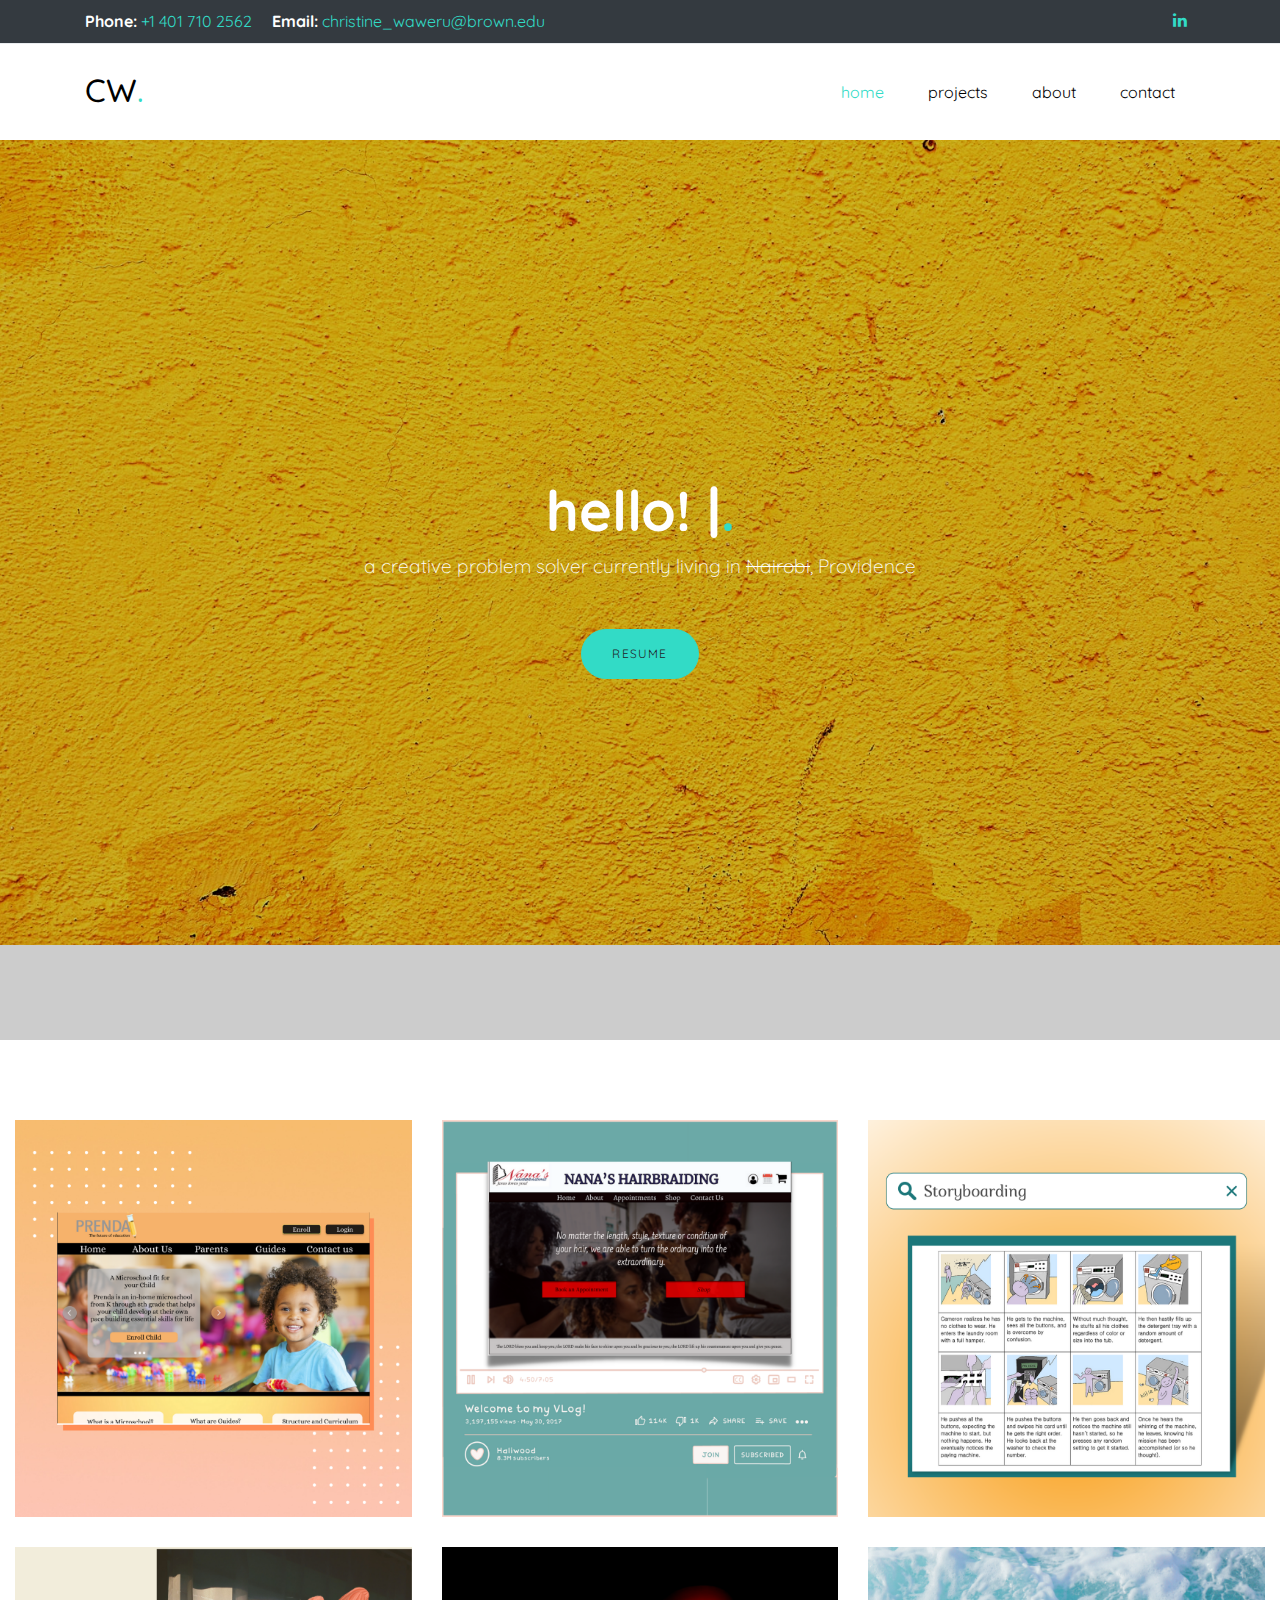
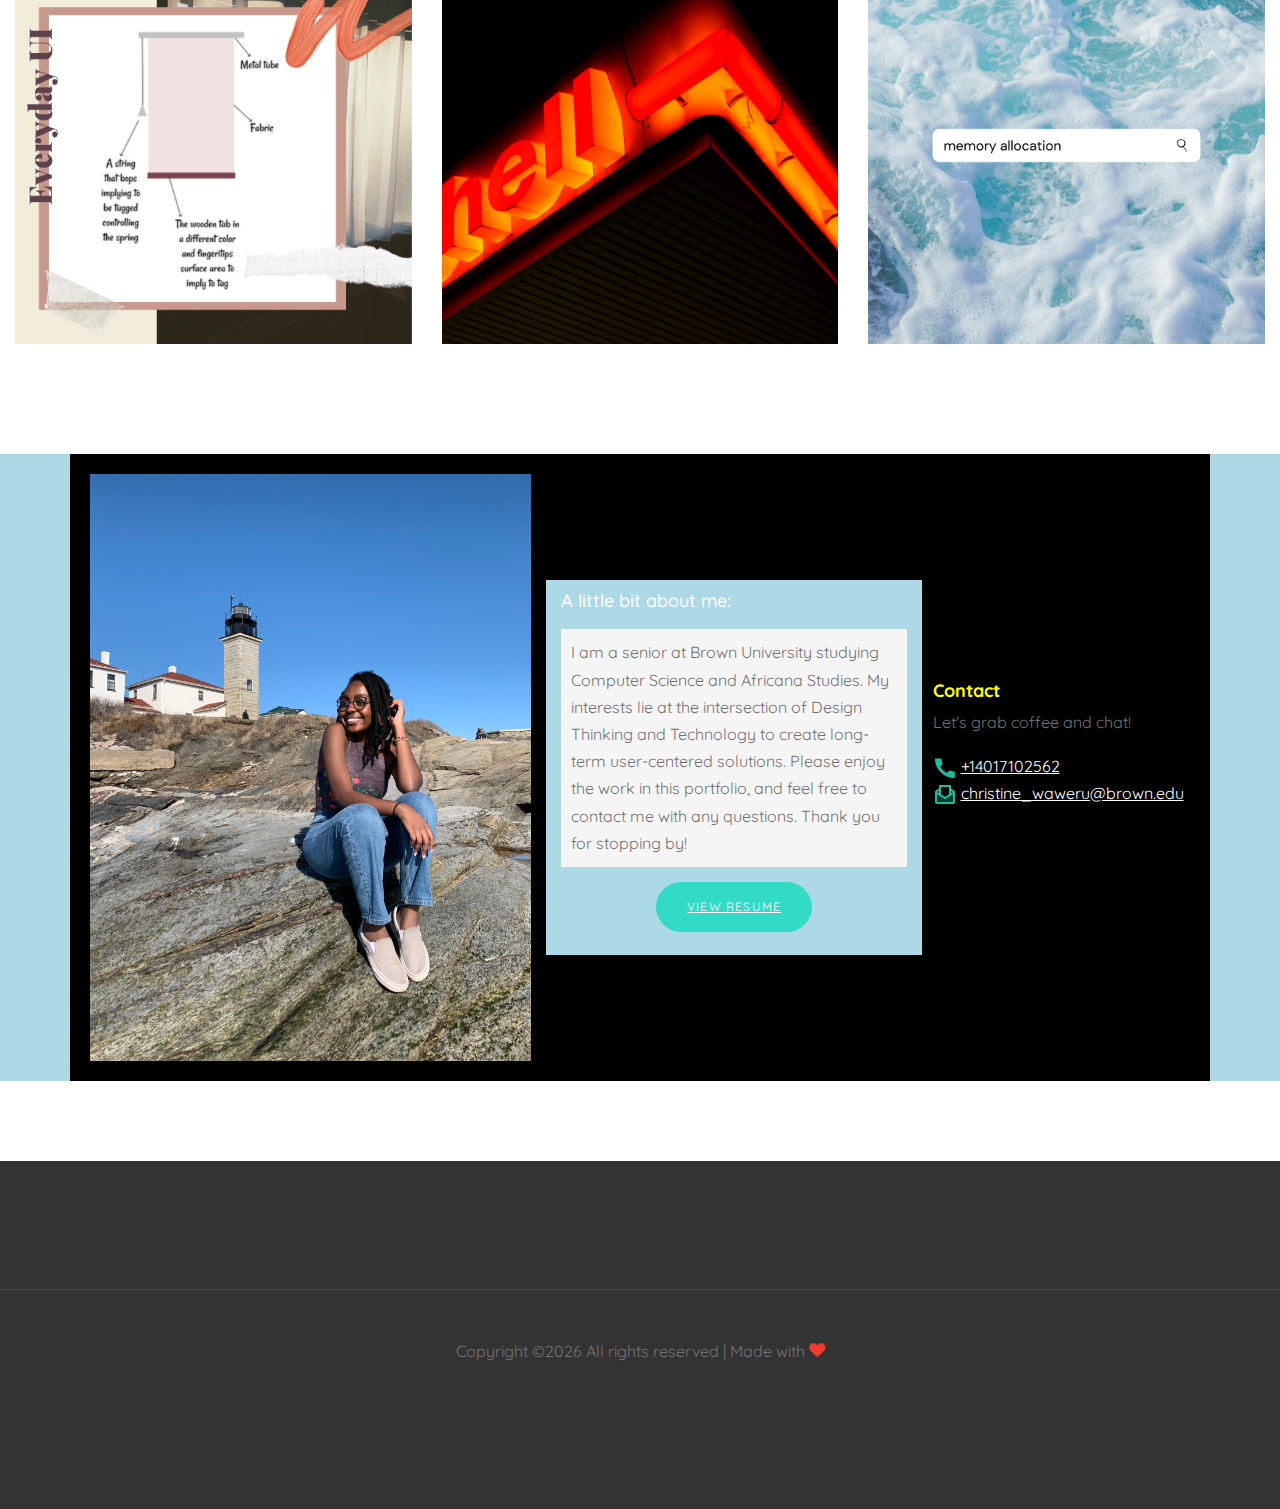
<file: index.html>
<!DOCTYPE html>
<html lang="en">
  <head>
    <title>christine waweru</title>
    <meta charset="utf-8">
    <meta name="viewport" content="width=device-width, initial-scale=1, shrink-to-fit=no">

    <link href="https://fonts.googleapis.com/css?family=Quicksand:300,400,500,700,900" rel="stylesheet">
    <link rel="stylesheet" href="fonts/icomoon/style.css">

    <link rel="stylesheet" href="css/bootstrap.min.css">
    <link rel="stylesheet" href="css/jquery-ui.css">
    <link rel="stylesheet" href="css/owl.carousel.min.css">
    <link rel="stylesheet" href="css/owl.theme.default.min.css">
    <link rel="stylesheet" href="css/owl.theme.default.min.css">

    <link rel="stylesheet" href="css/jquery.fancybox.min.css">

    <link rel="stylesheet" href="css/bootstrap-datepicker.css">

    <link rel="stylesheet" href="fonts/flaticon/font/flaticon.css">

    <link rel="stylesheet" href="css/aos.css">

    <link rel="stylesheet" href="css/style.css">

    <link rel="apple-touch-icon" sizes="180x180" href="/apple-touch-icon.png">
    <link rel="icon" type="image/png" sizes="32x32" href="/favicon-32x32.png">
    <link rel="icon" type="image/png" sizes="16x16" href="/favicon-16x16.png">
    <link rel="manifest" href="/site.webmanifest">

  </head>
  <body data-spy="scroll" data-target=".site-navbar-target" data-offset="300">

  <div class="site-wrap">

    <div class="site-mobile-menu site-navbar-target">
      <div class="site-mobile-menu-header">
        <div class="site-mobile-menu-close mt-3">
          <span class="icon-close2 js-menu-toggle"></span>
        </div>
      </div>
      <div class="site-mobile-menu-body"></div>
    </div>

    <div class="border-bottom top-bar py-2 bg-dark" id="home-section">
      <div class="container">
        <div class="row">
          <div class="col-md-6">
            <p class="mb-0">
              <span class="mr-3"><strong class="text-white">Phone:</strong> <a href="tel: +14017102562">+1 401 710 2562</a></span>
              <span><strong class="text-white">Email:</strong> <a href="mailto:christine_waweru@brown.edu">christine_waweru@brown.edu</a></span>
            </p>
          </div>
          <div class="col-md-6">
            <ul class="social-media">
              <li><a href="https://www.linkedin.com/in/waweru-32649a191/" class="p-2"><span class="icon-linkedin"></span></a></li>
            </ul>
          </div>
        </div>
      </div>
    </div>

    <header class="site-navbar py-4 bg-white js-sticky-header site-navbar-target" role="banner">

      <div class="container">
        <div class="row align-items-center">

          <div class="col-11 col-xl-2">
            <h1 class="mb-0 site-logo"><a href="index.html" class="text-black h2 mb-0">CW<span class="text-primary">.</span> </a></h1>
          </div>

          <div class="col-12 col-md-10 d-none d-xl-block">
            <nav class="site-navigation position-relative text-right" role="navigation">

              <ul class="site-menu main-menu js-clone-nav mr-auto d-none d-lg-block">
                <li><a href="#home-section" class="nav-link">home</a></li>
                <li><a href="#work-section" class="nav-link">projects</a></li>
                <li><a href="#aboutandcontact">about</a></li>
                <li><a href="#aboutandcontact">contact</a></li>
              </ul>
            </nav>
          </div>


          <div class="d-inline-block d-xl-none ml-md-0 mr-auto py-3" style="position: relative; top: 3px;"><a href="#" class="site-menu-toggle js-menu-toggle text-black"><span class="icon-menu h3"></span></a></div>

        </div>
      </div>

    </header>

    <div class="site-blocks-cover overlay" style="background-image: url(images/home-texture\ copy.jpeg);" data-aos="fade" data-stellar-background-ratio="0.5">
      <div class="container">
        <div class="row align-items-center justify-content-center text-center">

          <div class="col-md-12" data-aos="fade-up" data-aos-delay="400">

            <div class="row justify-content-center mb-4">
              <div class="col-md-8 text-center">
                <h1> hello! <span class="typed-words"></span><span class="text-primary">.</span></h1>
                <p class="lead mb-5">a creative problem solver currently living in <del>Nairobi</del>, Providence</p>
                <div><a data-fancybox data-ratio="2" href="./images/resume(ChristineWaweru).pdf" class="btn btn-primary btn-md">RESUME</a></div>
              </div>
            </div>

          </div>
        </div>
      </div>
    </div>

    <section class="site-section" id="work-section">

      <div class="container-fluid">
        <div class="row">

          <!-- <div id="rhda" class="col-md-6 col-lg-4" value="#">
            <a class="media-1">
              <img src="images/RHDA-home.png" alt="Image" class="img-fluid">
              <div class="media-1-content">
                <h2>Rheumatic Heart Disease Screening App</h2>
                <span class="category">Web Apps</span>
              </div>
            </a>
          </div> -->

          <div id="prenda" class="col-md-6 col-lg-4" value="https://christiewaweru.wixsite.com/website/prenda">
            <a class="media-1">
              <img src="images/prenda_home.png" alt="Image" class="img-fluid">
              <div class="media-1-content">
                <h2>Iterative Design</h2>
                <span class="category">UI + UX</span>
              </div>
            </a>
          </div>

          <!-- <div id="polls" class="col-md-6 col-lg-4" value="polls.html">
            <a class="media-1">
              <img src="images/pollsHypermedia.png" alt="Image" class="img-fluid">
              <div class="media-1-content">
                <h2>Polling HyperMedia</h2>
                <span class="category">HyperText/HyperMedia</span>
              </div>
            </a>
          </div> -->

          <div id="nana" class="col-md-6 col-lg-4" value="https://christiewaweru.wixsite.com/website/redesign">
            <a class="media-1">
              <img src="images/nana_redesign.png" alt="Image" class="img-fluid">
              <div class="media-1-content">
                <h2>Usability Redesign</h2>
                <span class="category">Web Development</span>
              </div>
            </a>
          </div>

          <div id="storyboarding" class="col-md-6 col-lg-4" value="https://christiewaweru.wixsite.com/website/personas">
            <a class="media-1">
              <img src="images/storyboard.png" alt="Image" class="img-fluid">
              <div class="media-1-content">
                <h2>Personas and StoryBoarding</h2>
                <span class="category">UI + UX</span>
              </div>
            </a>
          </div>

          <div id="everydayui" class="col-md-6 col-lg-4 " value="https://christiewaweru.wixsite.com/website/everyday-ui">
            <a class="media-1">
              <img src="images/ui_home.png" alt="Image" class="img-fluid">
              <div class="media-1-content">
                <h2>Everyday UI</h2>
                <span class="category">UI + UX</span>
              </div>
            </a>
          </div>

          <div id="shell" class="col-md-6 col-lg-4" value="https://christiewaweru.wixsite.com/website/about-1">
            <a class="media-1">
              <img src="images/Shell.png" alt="Image" class="img-fluid">
              <div class="media-1-content">
                <h2>Shell</h2>
                <span class="category">Computer Systems</span>
              </div>
            </a>
          </div>

          <div id="malloc" class="col-md-6 col-lg-4" value="https://christiewaweru.wixsite.com/website/blank-page">
            <a class="media-1">
              <img src="images/Malloc.png" alt="Image" class="img-fluid">
              <div class="media-1-content">
                <h2>Malloc</h2>
                <span class="category">Computer Systems</span>
              </div>
            </a>
          </div>


        </div>
      </div>
    </section>

    <section class="section ft-feature-1" id = "aboutandcontact">
      <div class="container">
        <div class="row align-items-stretch">
          <div class="col-12 bg-black w-100 ft-feature-1-content">
            <div class="row align-items-center">

          
              <div class="col-lg-5" id="photohome">
                <img src="images/aboutphoto.jpeg" alt="Image" class="img-fluid mb-4 mb-lg-0">
            </div>

              <div class="col-lg-4 mr-auto" id="aboutdetails">
                <div class="mb-2">
                  <h3 class="d-flex align-items-center"></span><span style="padding:10px 0px;">A little bit about me:</span></h3>
                  <p id = "aboutblurb">I am a senior at Brown University studying Computer Science and Africana Studies. My interests lie at the intersection of Design Thinking and Technology to create long-term user-centered solutions.
                    Please enjoy the work in this portfolio, and feel free to contact me with any questions.
                    Thank you for stopping by!
                    </p>
                  <div class="d-flex justify-content-center" style="padding:15px 0px"><a data-fancybox data-ratio="2" href="./images/resume(ChristineWaweru).pdf" class="btn btn-primary btn-md">VIEW RESUME</a></div>
                </div>

              </div>

              <div class="col-lg-3">
                <div class="mb-5">

                  <h3 class="d-flex align-items-center"><span id = "contactheader">Contact</span></h3>
                  <p>Let's grab coffee and chat!</p>

                  <div class="mr-3"> 
                    <svg xmlns="http://www.w3.org/2000/svg" x="0px" y="0px"
                    width="24" height="24"
                    viewBox="0 0 172 172"
                    style=" fill:#000000;"><g fill="none" fill-rule="nonzero" stroke="none" stroke-width="1" stroke-linecap="butt" stroke-linejoin="miter" stroke-miterlimit="10" stroke-dasharray="" stroke-dashoffset="0" font-family="none" font-weight="none" font-size="none" text-anchor="none" style="mix-blend-mode: normal"><path d="M0,172v-172h172v172z" fill="none"></path><g fill="#1abc9c"><path d="M57.33333,17.18881c0.72787,0 0.72787,0 1.42774,0.72786c0.72786,0.72787 2.88347,2.85547 2.88347,4.3112c0,1.42773 0,5.01106 0.69987,7.86653c1.42774,3.58333 2.88347,12.9056 5.01107,17.91667c2.1556,5.01107 2.88346,7.89453 0.72786,10.75c-2.1556,3.58333 -15.76107,17.2168 -15.76107,17.2168c0,0 3.58333,7.16667 7.86654,11.44987c3.58333,5.01107 9.32226,12.17774 16.48893,17.91667c7.16667,6.4668 15.06119,12.17774 22.92774,15.76107c7.89453,-7.86654 14.33333,-14.33333 16.48893,-15.76107c2.1556,-1.42774 2.1556,-2.1556 5.73893,-0.69987c3.58333,1.42773 8.5944,3.58333 14.33333,4.2832c5.01107,0.72786 10.75,1.42774 14.33333,2.1556c3.58333,0.72787 3.58333,0.72787 4.3112,2.1556c1.42773,1.42774 2.1276,3.58333 2.1276,4.28321c0,0.72786 0,2.88346 0,10.05012c0,7.16667 0,17.18881 0,19.3444c0,2.1556 0,2.1556 -0.69988,3.58333c-0.72786,1.42774 -1.42773,5.01107 -1.42773,5.01107c0,0.72786 -3.58333,2.1556 -5.73894,2.1556c-2.1556,0 -10.05012,0 -15.06119,-0.72786c-5.01107,-0.69988 -18.61653,-3.58333 -23.6556,-5.71094c-5.01107,-1.45573 -21.5,-7.16667 -41.54427,-22.22787c-18.64453,-14.33333 -32.25,-33.67774 -40.14453,-49.4388c-7.89453,-15.78906 -12.17774,-32.97787 -12.9056,-41.57227c-1.42774,-8.5944 -1.42774,-12.17773 -1.42774,-14.33333c0.72787,-2.1556 2.85547,-4.31119 4.3112,-5.01106c1.42773,-0.72787 3.58333,-1.45573 5.71094,-1.45573c2.1556,0 7.89453,0 15.78906,0c7.86653,0 17.1888,0 17.1888,0z"></path></g></g></svg>
                    <a href="tel:+14017102562">+14017102562</a>
                  </div>

                  <div>
                    <svg xmlns="http://www.w3.org/2000/svg" x="0px" y="0px"
width="24" height="24"
viewBox="0 0 172 172"
style=" fill:#000000;"><g fill="none" fill-rule="nonzero" stroke="none" stroke-width="1" stroke-linecap="butt" stroke-linejoin="miter" stroke-miterlimit="10" stroke-dasharray="" stroke-dashoffset="0" font-family="none" font-weight="none" font-size="none" text-anchor="none" style="mix-blend-mode: normal"><path d="M0,172v-172h172v172z" fill="none"></path><g fill="#1abc9c"><path d="M21.5,64.5v78.83333h129v-78.83333l-64.5,43z" opacity="0.3"></path><path d="M129,86h-14.33333v-57.33333h-57.33333v57.33333h-14.33333v-71.66667h86z"></path><path d="M150.5,51.6l-28.66667,-16.48333v16.48333l20.78333,12.18333l-56.61667,35.11667l-56.61667,-35.11667l20.78333,-12.18333v-16.48333l-28.66667,16.48333c-4.3,2.86667 -7.16667,7.88333 -7.16667,12.9v71.66667c0,7.88333 6.45,14.33333 14.33333,14.33333h114.66667c7.88333,0 14.33333,-6.45 14.33333,-14.33333v-71.66667c0,-5.01667 -2.86667,-10.03333 -7.16667,-12.9zM28.66667,136.16667v-55.9l57.33333,35.83333l57.33333,-35.83333v55.9z"></path></g></g></svg>
                     <a href="mailto:christine_waweru@brown.edu">christine_waweru@brown.edu</a>
                    </div>

                     
                  <p></p>
                </div>
              </div>

            </div>
          </div>
        </div>
      </div>
    </section>

    <footer class="site-footer">
      <div class="row text-center">
        <div class="col-md-12">
          <div class="border-top pt-5">
          <p>
            Copyright &copy;<script>document.write(new Date().getFullYear());</script> All rights reserved | Made with <i class="icon-heart text-danger" aria-hidden="true"></i>
          </p>
          </div>
        </div>

      </div>
    </div>
  </footer>

</div> <!-- .site-wrap -->

<script src="js/jquery-3.3.1.min.js"></script>
<script src="js/jquery-migrate-3.0.1.min.js"></script>
<script src="js/jquery-ui.js"></script>
<script src="js/popper.min.js"></script>
<script src="js/bootstrap.min.js"></script>
<script src="js/owl.carousel.min.js"></script>
<script src="js/jquery.stellar.min.js"></script>
<script src="js/jquery.countdown.min.js"></script>
<script src="js/bootstrap-datepicker.min.js"></script>
<script src="js/jquery.easing.1.3.js"></script>
<script src="js/aos.js"></script>
<script src="js/jquery.fancybox.min.js"></script>
<script src="js/jquery.sticky.js"></script>

<script src="js/typed.js"></script>
          <script>
          var typed = new Typed('.typed-words', {
          strings: ["i'm christine"],
          typeSpeed: 80,
          backDelay: 4000,
          startDelay: 1000,
          });
          </script>

<script src="js/main.js"></script>



</body>
</html>
</file>
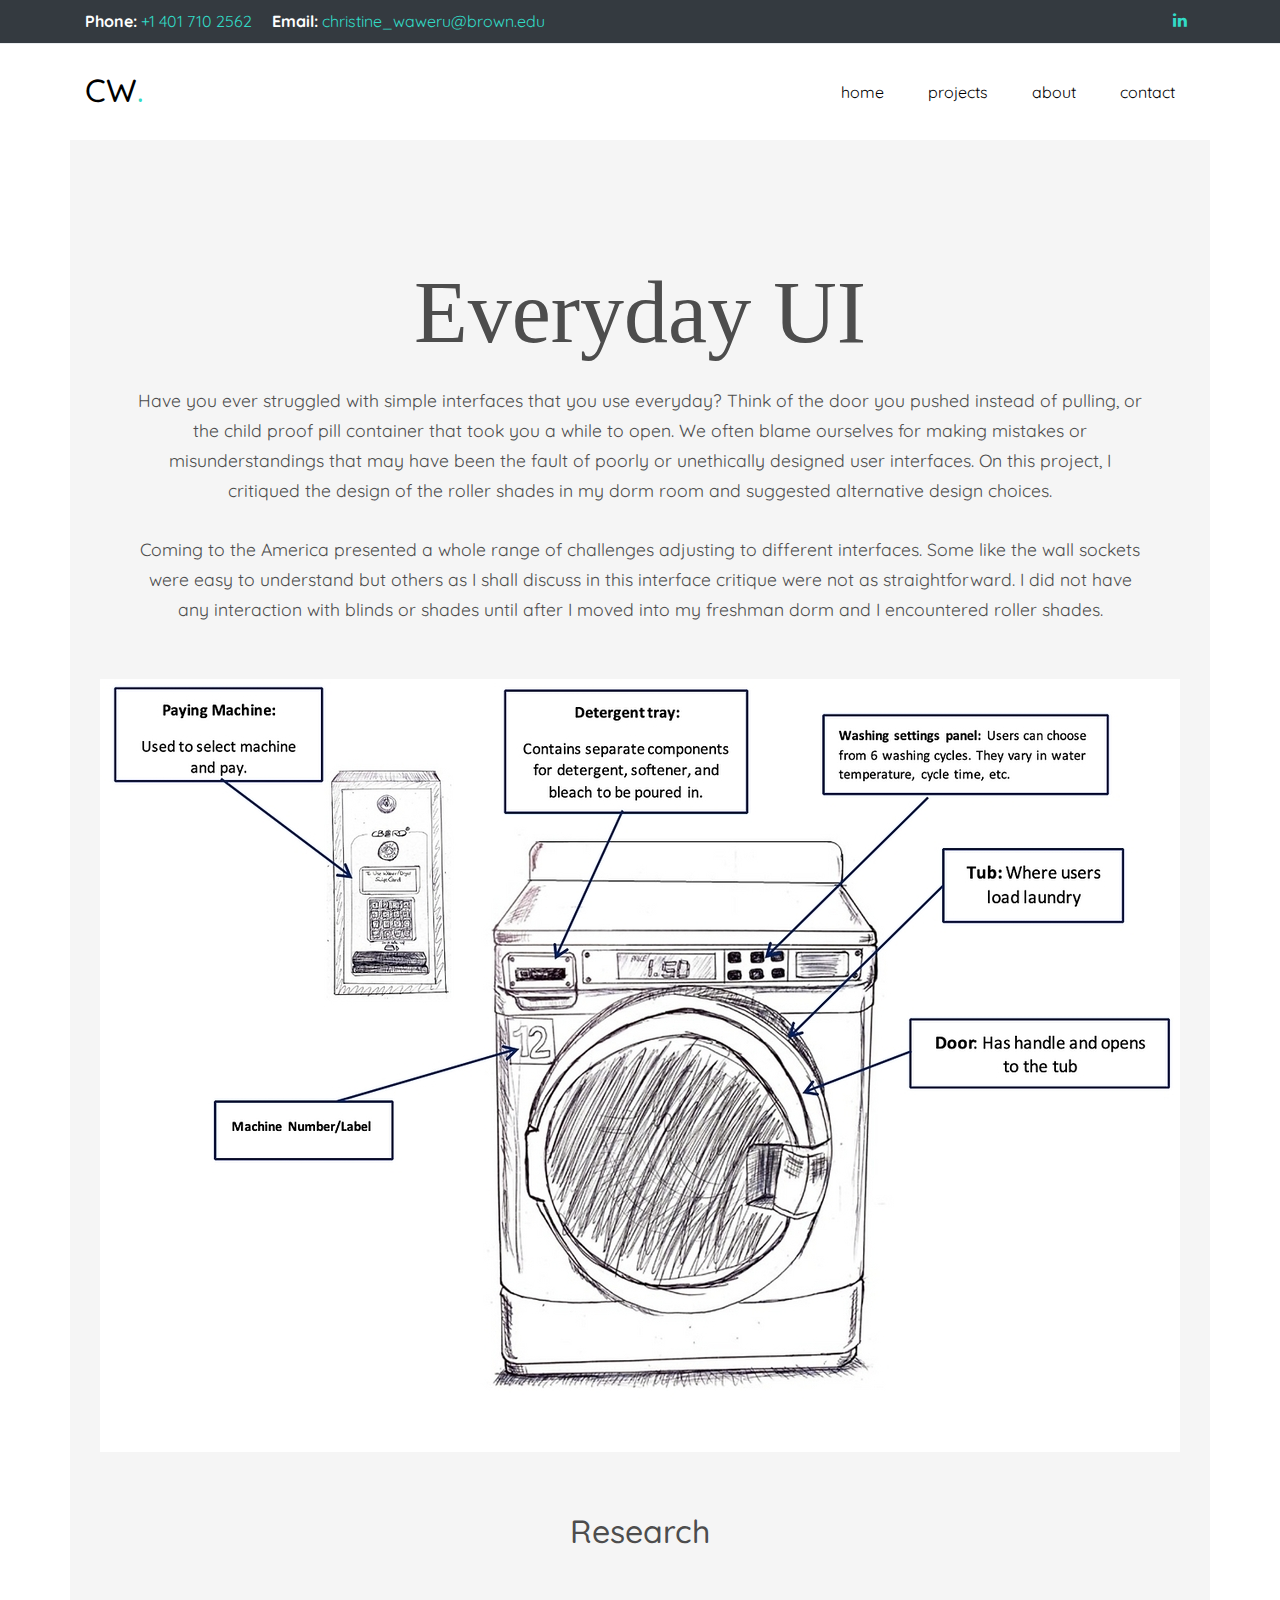
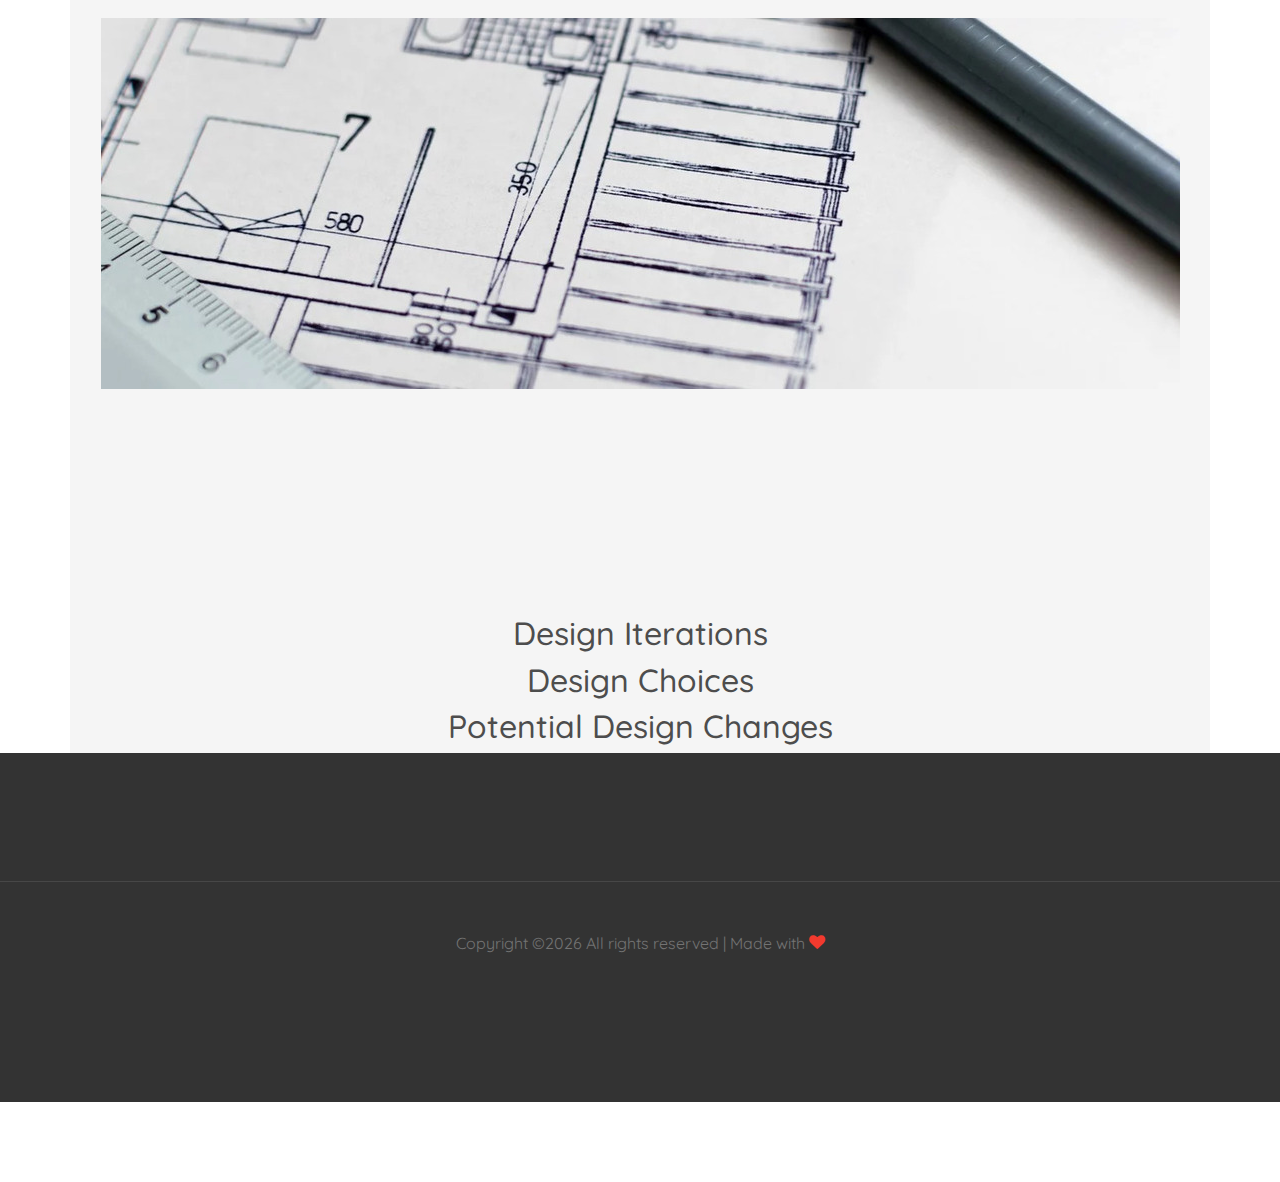
<file: everydayui.html>
<!DOCTYPE html>
<html lang="en">
  <head>
    <title>christine waweru</title>
    <meta charset="utf-8">
    <meta name="viewport" content="width=device-width, initial-scale=1, shrink-to-fit=no">

    <link href="https://fonts.googleapis.com/css?family=Quicksand:300,400,500,700,900" rel="stylesheet">
    <link rel="stylesheet" href="fonts/icomoon/style.css">

    <link rel="stylesheet" href="css/bootstrap.min.css">
    <link rel="stylesheet" href="css/jquery-ui.css">
    <link rel="stylesheet" href="css/owl.carousel.min.css">
    <link rel="stylesheet" href="css/owl.theme.default.min.css">
    <link rel="stylesheet" href="css/owl.theme.default.min.css">

    <link rel="stylesheet" href="css/jquery.fancybox.min.css">

    <link rel="stylesheet" href="css/bootstrap-datepicker.css">

    <link rel="stylesheet" href="fonts/flaticon/font/flaticon.css">

    <link rel="stylesheet" href="css/aos.css">

    <link rel="stylesheet" href="css/style.css">

    <link rel="apple-touch-icon" sizes="180x180" href="/apple-touch-icon.png">
    <link rel="icon" type="image/png" sizes="32x32" href="/favicon-32x32.png">
    <link rel="icon" type="image/png" sizes="16x16" href="/favicon-16x16.png">
    <link rel="manifest" href="/site.webmanifest">

  </head>
  <body data-spy="scroll" data-target=".site-navbar-target" data-offset="300">

  <div class="site-wrap">

    <div class="site-mobile-menu site-navbar-target">
      <div class="site-mobile-menu-header">
        <div class="site-mobile-menu-close mt-3">
          <span class="icon-close2 js-menu-toggle"></span>
        </div>
      </div>
      <div class="site-mobile-menu-body"></div>
    </div>

    <div class="border-bottom top-bar py-2 bg-dark" id="home-section">
      <div class="container">
        <div class="row">
          <div class="col-md-6">
            <p class="mb-0">
              <span class="mr-3"><strong class="text-white">Phone:</strong> <a href="tel: +14017102562">+1 401 710 2562</a></span>
              <span><strong class="text-white">Email:</strong> <a href="mailto:christine_waweru@brown.edu">christine_waweru@brown.edu</a></span>
            </p>
          </div>
          <div class="col-md-6">
            <ul class="social-media">
              <li><a href="https://www.linkedin.com/in/waweru-32649a191/" class="p-2"><span class="icon-linkedin"></span></a></li>
            </ul>
          </div>
        </div>
      </div>
    </div>

    <header class="site-navbar py-4 bg-white js-sticky-header site-navbar-target" role="banner">

      <div class="container">
        <div class="row align-items-center">

          <div class="col-11 col-xl-2">
            <h1 class="mb-0 site-logo"><a href="index.html" class="text-black h2 mb-0">CW<span class="text-primary">.</span> </a></h1>
          </div>

          <div class="col-12 col-md-10 d-none d-xl-block">
            <nav class="site-navigation position-relative text-right" role="navigation">

              <ul class="site-menu main-menu js-clone-nav mr-auto d-none d-lg-block">
                <li><a href="/index.html#home-section" class="nav-link">home</a></li>
                <li><a href="/index.html#work-section" class="nav-link">projects</a></li>
                <li><a href="/index.html#aboutandcontact">about</a></li>
                <li><a href="/index.html#aboutandcontact">contact</a></li>
              </ul>
            </nav>
          </div>


          <div class="d-inline-block d-xl-none ml-md-0 mr-auto py-3" style="position: relative; top: 3px;"><a href="#" class="site-menu-toggle js-menu-toggle text-black"><span class="icon-menu h3"></span></a></div>

        </div>
      </div>

    </header>



    
<!-- 
    <div class="site-blocks-cover overlay" style="background-image: url(images/prenda_home.png);" data-aos="fade" data-stellar-background-ratio="0.5">
      <div class="container">
        <div class="row align-items-center justify-content-center text-center">

          <div class="col-md-12" data-aos="fade-up" data-aos-delay="400">
                        
            <div class="row justify-content-center mb-4">
              <div class="col-md-8 text-center">
                <h1>Iterative Design</h1>
              </div>
            </div>

          </div>
        </div>
      </div>
    </div>   -->

    <div class="site-section pt-5 mt-5" >
      <div class="container">
        <div class="row">
          <div class="col-md-12 text-center blog-content" style="background-color: whitesmoke">
            <div class="heading">
              <h1 class="project-title">Everyday UI</h1>
            </div>

            <div class="context">
            <div class="px-5 pb-4">
              Have you ever struggled with simple interfaces that you use everyday? Think of the door you pushed instead of pulling, or 
              the child proof pill container that took you a while to open. We often blame ourselves for making mistakes or misunderstandings that may 
              have been the fault of poorly or unethically designed user interfaces. On this project, I critiqued the design of the roller shades in my dorm room 
              and suggested alternative design choices. <br><br> Coming to the America presented a whole range of challenges adjusting to different interfaces. Some like the wall 
              sockets were easy to understand but others as I shall discuss in this interface critique were not as straightforward. I did not have any interaction with blinds or 
              shades until after I moved into my freshman dorm and I encountered roller shades.
              <br><br>
            </div>
              
              <div class="col-md-12">
                <img src="images/personas1.jpg" class="image" alt="">
              </div>

            <div class="research">
              <div class="multiline">
                <h2>Research</h2>
              </div>
              <div class="col-md-12">
                <img src="/images/iterative-design2.jpg" class="image" >
              </div>
              <div class="multiline">
                <p>

                </p>
              </div>
            </div>
            <div class="design">
              <h2>Design Iterations</h2>

              <h2>Design Choices</h2>


            </div>
            <div class="user-testing">
            </div>


            <div class="changes">
              <h2>Potential Design Changes</h2>
            </div>
          </div>


        </div>
      </div>
    </div>
    
    
    <footer class="site-footer">
      <div class="row text-center">
        <div class="col-md-12">
          <div class="border-top pt-5">
          <p>
          Copyright &copy;<script>document.write(new Date().getFullYear());</script> All rights reserved | Made with <i class="icon-heart text-danger" aria-hidden="true"></i>
          </p>
          </div>
        </div>

      </div>
    </div>
  </footer>

  </div> <!-- .site-wrap -->

  <script src="js/jquery-3.3.1.min.js"></script>
  <script src="js/jquery-migrate-3.0.1.min.js"></script>
  <script src="js/jquery-ui.js"></script>
  <script src="js/popper.min.js"></script>
  <script src="js/bootstrap.min.js"></script>
  <script src="js/owl.carousel.min.js"></script>
  <script src="js/jquery.stellar.min.js"></script>
  <script src="js/jquery.countdown.min.js"></script>
  <script src="js/bootstrap-datepicker.min.js"></script>
  <script src="js/jquery.easing.1.3.js"></script>
  <script src="js/aos.js"></script>
  <script src="js/jquery.fancybox.min.js"></script>
  <script src="js/jquery.sticky.js"></script>

  
  <script src="js/main.js"></script>
  


  </body>
</html>
</file>
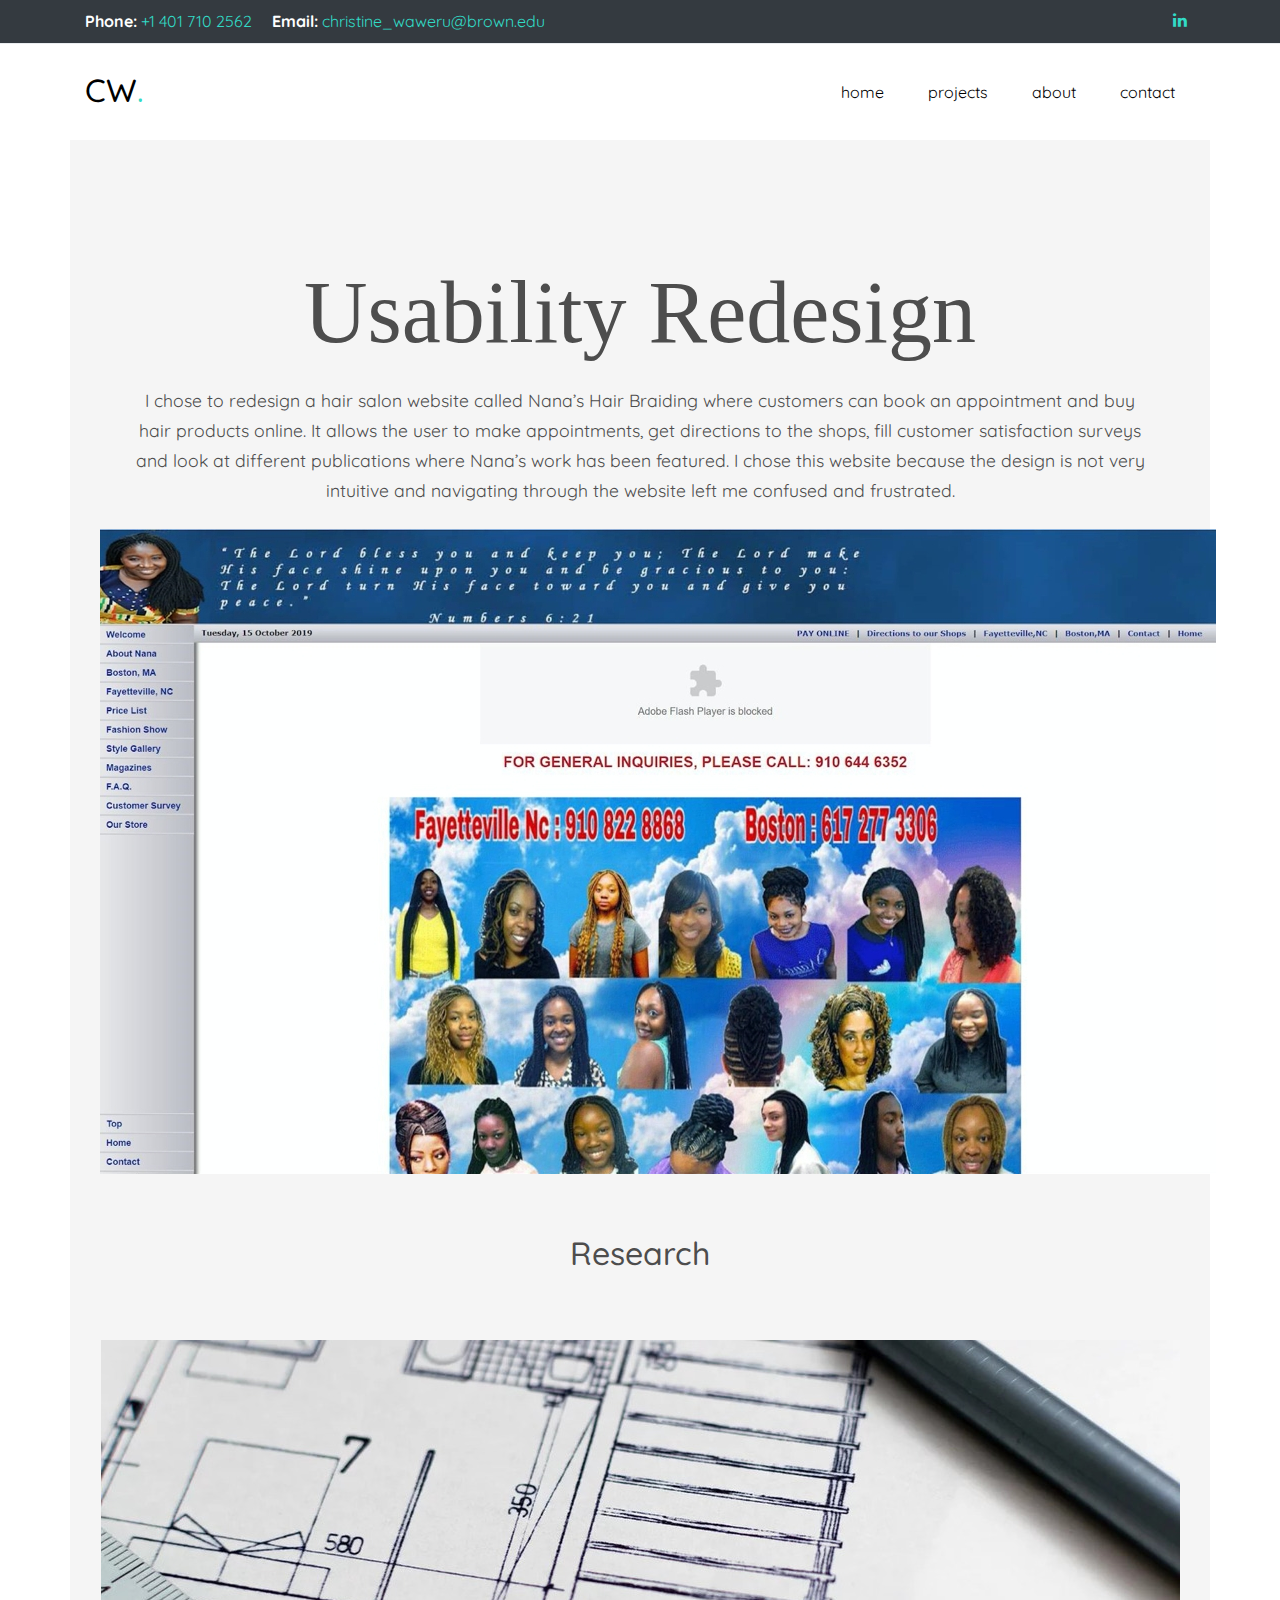
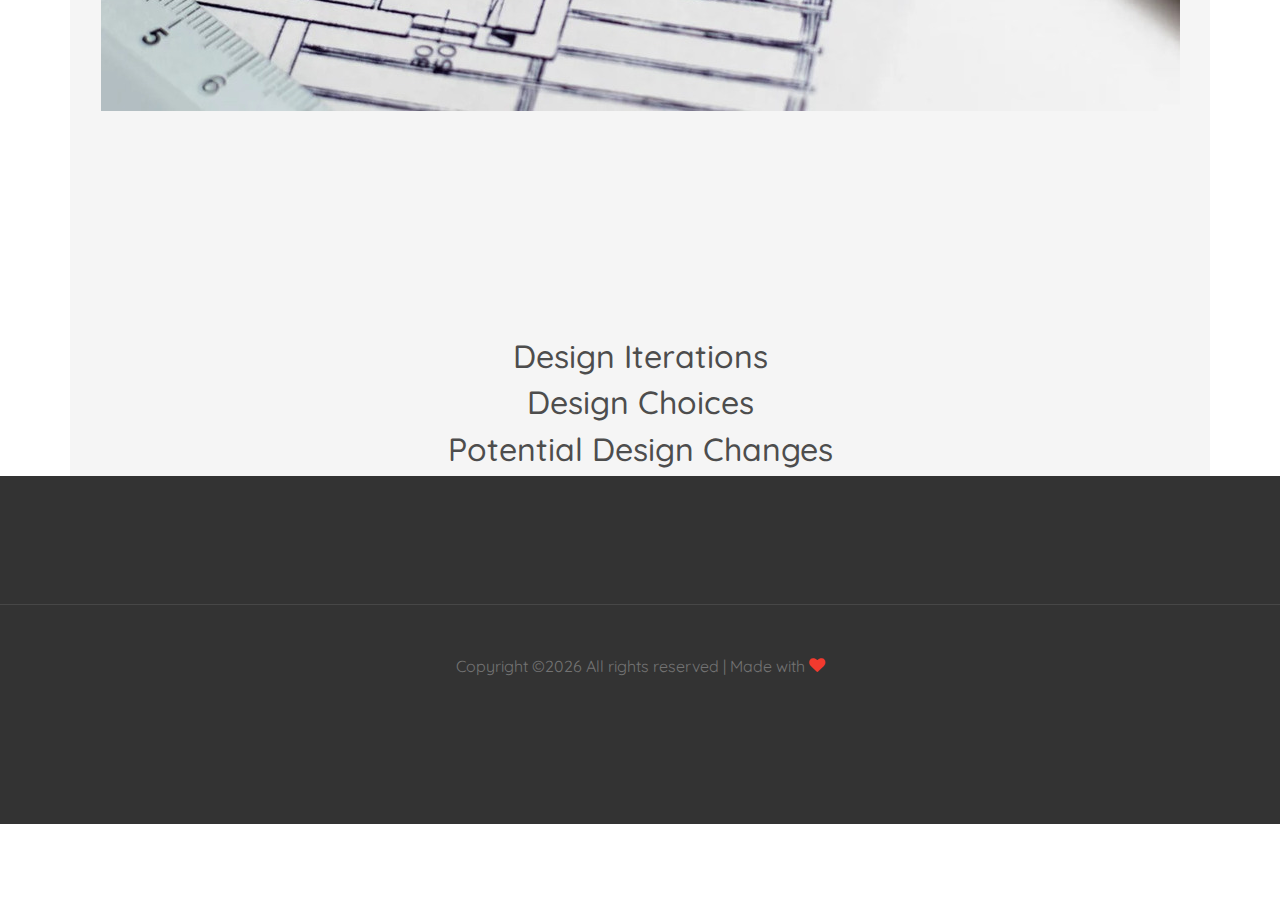
<file: nana.html>
<!DOCTYPE html>
<html lang="en">
  <head>
    <title>christine waweru</title>
    <meta charset="utf-8">
    <meta name="viewport" content="width=device-width, initial-scale=1, shrink-to-fit=no">

    <link href="https://fonts.googleapis.com/css?family=Quicksand:300,400,500,700,900" rel="stylesheet">
    <link rel="stylesheet" href="fonts/icomoon/style.css">

    <link rel="stylesheet" href="css/bootstrap.min.css">
    <link rel="stylesheet" href="css/jquery-ui.css">
    <link rel="stylesheet" href="css/owl.carousel.min.css">
    <link rel="stylesheet" href="css/owl.theme.default.min.css">
    <link rel="stylesheet" href="css/owl.theme.default.min.css">

    <link rel="stylesheet" href="css/jquery.fancybox.min.css">

    <link rel="stylesheet" href="css/bootstrap-datepicker.css">

    <link rel="stylesheet" href="fonts/flaticon/font/flaticon.css">

    <link rel="stylesheet" href="css/aos.css">

    <link rel="stylesheet" href="css/style.css">

    <link rel="apple-touch-icon" sizes="180x180" href="/apple-touch-icon.png">
    <link rel="icon" type="image/png" sizes="32x32" href="/favicon-32x32.png">
    <link rel="icon" type="image/png" sizes="16x16" href="/favicon-16x16.png">
    <link rel="manifest" href="/site.webmanifest">

  </head>
  <body data-spy="scroll" data-target=".site-navbar-target" data-offset="300">

  <div class="site-wrap">

    <div class="site-mobile-menu site-navbar-target">
      <div class="site-mobile-menu-header">
        <div class="site-mobile-menu-close mt-3">
          <span class="icon-close2 js-menu-toggle"></span>
        </div>
      </div>
      <div class="site-mobile-menu-body"></div>
    </div>

    <div class="border-bottom top-bar py-2 bg-dark" id="home-section">
      <div class="container">
        <div class="row">
          <div class="col-md-6">
            <p class="mb-0">
              <span class="mr-3"><strong class="text-white">Phone:</strong> <a href="tel: +14017102562">+1 401 710 2562</a></span>
              <span><strong class="text-white">Email:</strong> <a href="mailto:christine_waweru@brown.edu">christine_waweru@brown.edu</a></span>
            </p>
          </div>
          <div class="col-md-6">
            <ul class="social-media">
              <li><a href="https://www.linkedin.com/in/waweru-32649a191/" class="p-2"><span class="icon-linkedin"></span></a></li>
            </ul>
          </div>
        </div>
      </div>
    </div>

    <header class="site-navbar py-4 bg-white js-sticky-header site-navbar-target" role="banner">

      <div class="container">
        <div class="row align-items-center">

          <div class="col-11 col-xl-2">
            <h1 class="mb-0 site-logo"><a href="index.html" class="text-black h2 mb-0">CW<span class="text-primary">.</span> </a></h1>
          </div>

          <div class="col-12 col-md-10 d-none d-xl-block">
            <nav class="site-navigation position-relative text-right" role="navigation">

              <ul class="site-menu main-menu js-clone-nav mr-auto d-none d-lg-block">
                <li><a href="/index.html#home-section" class="nav-link">home</a></li>
                <li><a href="/index.html#work-section" class="nav-link">projects</a></li>
                <li><a href="/index.html#aboutandcontact">about</a></li>
                <li><a href="/index.html#aboutandcontact">contact</a></li>
              </ul>
            </nav>
          </div>


          <div class="d-inline-block d-xl-none ml-md-0 mr-auto py-3" style="position: relative; top: 3px;"><a href="#" class="site-menu-toggle js-menu-toggle text-black"><span class="icon-menu h3"></span></a></div>

        </div>
      </div>

    </header>



    
<!-- 
    <div class="site-blocks-cover overlay" style="background-image: url(images/prenda_home.png);" data-aos="fade" data-stellar-background-ratio="0.5">
      <div class="container">
        <div class="row align-items-center justify-content-center text-center">

          <div class="col-md-12" data-aos="fade-up" data-aos-delay="400">
                        
            <div class="row justify-content-center mb-4">
              <div class="col-md-8 text-center">
                <h1>Iterative Design</h1>
              </div>
            </div>

          </div>
        </div>
      </div>
    </div>   -->

    <div class="site-section pt-5 mt-5" >
      <div class="container">
        <div class="row">
          <div class="col-md-12 text-center blog-content" style="background-color: whitesmoke">
            <div class="heading">
              <h1 class="project-title">Usability Redesign</h1>
            </div>

            <div class="context">
            <div class="px-5 pb-4">
              I chose to redesign a hair salon website called Nana’s Hair Braiding where customers can book an 
              appointment and buy hair products online. It allows the user to make appointments, get directions to the
              shops, fill customer satisfaction surveys and look at different publications where Nana’s work has been 
              featured. I chose this website because the design is not very intuitive and navigating through the website 
              left me confused and frustrated.
            </div>
              
              <div class="col-md-12">
                <img src="/images/nana1.jpg" class="image" alt="">
              </div>

            <div class="research">
              <div class="multiline">
                <h2>Research</h2>
              </div>
              <div class="col-md-12">
                <img src="/images/iterative-design2.jpg" class="image" >
              </div>
              <div class="multiline">
                <p>

                </p>
              </div>
            </div>
            <div class="design">
              <h2>Design Iterations</h2>

              <h2>Design Choices</h2>


            </div>
            <div class="user-testing">
            </div>


            <div class="changes">
              <h2>Potential Design Changes</h2>
            </div>
          </div>


        </div>
      </div>
    </div>
    
    
    <footer class="site-footer">
      <div class="row text-center">
        <div class="col-md-12">
          <div class="border-top pt-5">
          <p>
          Copyright &copy;<script>document.write(new Date().getFullYear());</script> All rights reserved | Made with <i class="icon-heart text-danger" aria-hidden="true"></i>
          </p>
          </div>
        </div>

      </div>
    </div>
  </footer>

  </div> <!-- .site-wrap -->

  <script src="js/jquery-3.3.1.min.js"></script>
  <script src="js/jquery-migrate-3.0.1.min.js"></script>
  <script src="js/jquery-ui.js"></script>
  <script src="js/popper.min.js"></script>
  <script src="js/bootstrap.min.js"></script>
  <script src="js/owl.carousel.min.js"></script>
  <script src="js/jquery.stellar.min.js"></script>
  <script src="js/jquery.countdown.min.js"></script>
  <script src="js/bootstrap-datepicker.min.js"></script>
  <script src="js/jquery.easing.1.3.js"></script>
  <script src="js/aos.js"></script>
  <script src="js/jquery.fancybox.min.js"></script>
  <script src="js/jquery.sticky.js"></script>

  
  <script src="js/main.js"></script>
  


  </body>
</html>
</file>
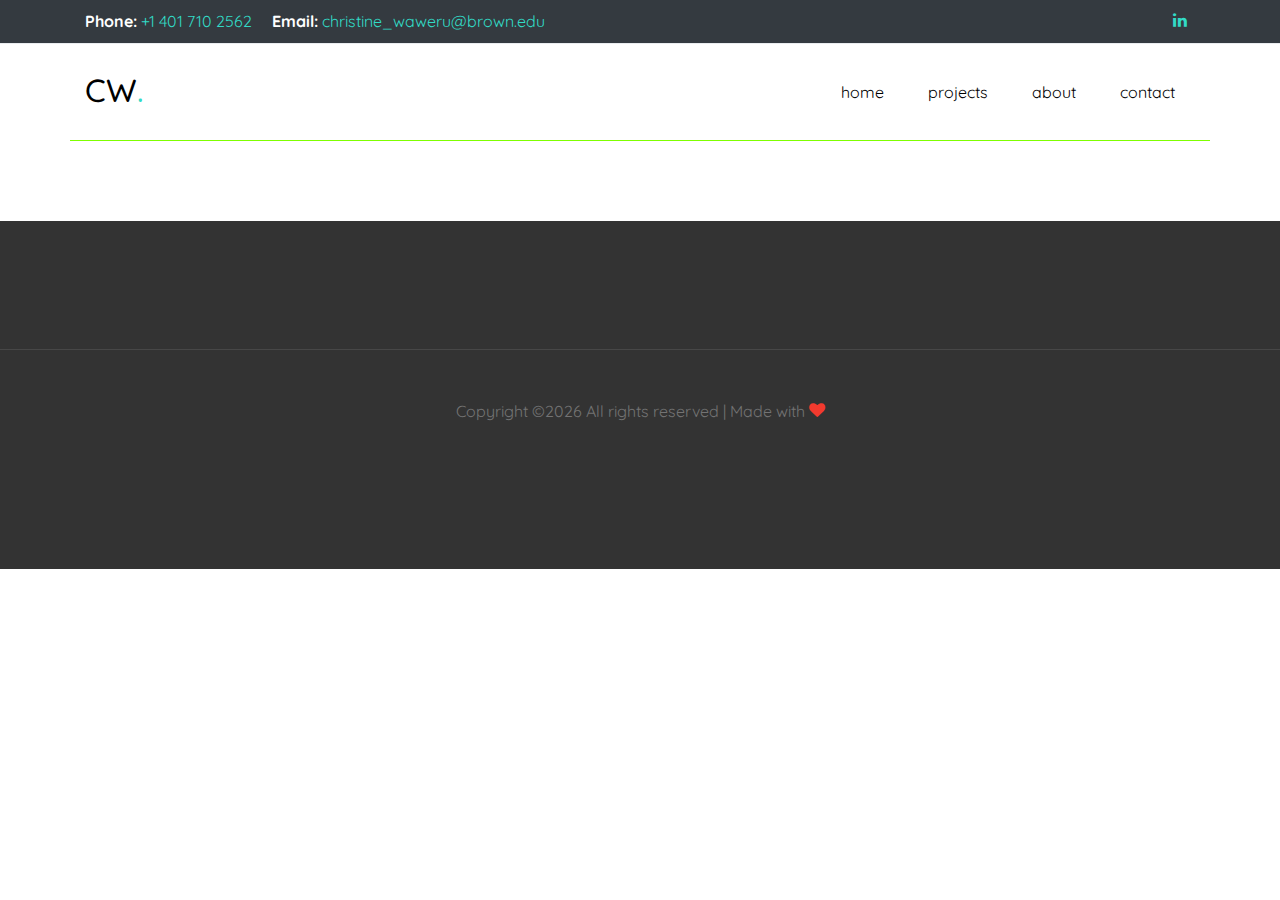
<file: polls.html>
<!DOCTYPE html>
<html lang="en">
  <head>
    <title>christine waweru</title>
    <meta charset="utf-8">
    <meta name="viewport" content="width=device-width, initial-scale=1, shrink-to-fit=no">

    <link href="https://fonts.googleapis.com/css?family=Quicksand:300,400,500,700,900" rel="stylesheet">
    <link rel="stylesheet" href="fonts/icomoon/style.css">

    <link rel="stylesheet" href="css/bootstrap.min.css">
    <link rel="stylesheet" href="css/jquery-ui.css">
    <link rel="stylesheet" href="css/owl.carousel.min.css">
    <link rel="stylesheet" href="css/owl.theme.default.min.css">
    <link rel="stylesheet" href="css/owl.theme.default.min.css">

    <link rel="stylesheet" href="css/jquery.fancybox.min.css">

    <link rel="stylesheet" href="css/bootstrap-datepicker.css">

    <link rel="stylesheet" href="fonts/flaticon/font/flaticon.css">

    <link rel="stylesheet" href="css/aos.css">

    <link rel="stylesheet" href="css/style.css">

    <link rel="apple-touch-icon" sizes="180x180" href="/apple-touch-icon.png">
    <link rel="icon" type="image/png" sizes="32x32" href="/favicon-32x32.png">
    <link rel="icon" type="image/png" sizes="16x16" href="/favicon-16x16.png">
    <link rel="manifest" href="/site.webmanifest">

  </head>
  <body data-spy="scroll" data-target=".site-navbar-target" data-offset="300">

  <div class="site-wrap">

    <div class="site-mobile-menu site-navbar-target">
      <div class="site-mobile-menu-header">
        <div class="site-mobile-menu-close mt-3">
          <span class="icon-close2 js-menu-toggle"></span>
        </div>
      </div>
      <div class="site-mobile-menu-body"></div>
    </div>

    <div class="border-bottom top-bar py-2 bg-dark" id="home-section">
      <div class="container">
        <div class="row">
          <div class="col-md-6">
            <p class="mb-0">
              <span class="mr-3"><strong class="text-white">Phone:</strong> <a href="tel: +14017102562">+1 401 710 2562</a></span>
              <span><strong class="text-white">Email:</strong> <a href="mailto:christine_waweru@brown.edu">christine_waweru@brown.edu</a></span>
            </p>
          </div>
          <div class="col-md-6">
            <ul class="social-media">
              <li><a href="https://www.linkedin.com/in/waweru-32649a191/" class="p-2"><span class="icon-linkedin"></span></a></li>
            </ul>
          </div>
        </div>
      </div>
    </div>

    <header class="site-navbar py-4 bg-white js-sticky-header site-navbar-target" role="banner">

      <div class="container">
        <div class="row align-items-center">

          <div class="col-11 col-xl-2">
            <h1 class="mb-0 site-logo"><a href="index.html" class="text-black h2 mb-0">CW<span class="text-primary">.</span> </a></h1>
          </div>

          <div class="col-12 col-md-10 d-none d-xl-block">
            <nav class="site-navigation position-relative text-right" role="navigation">

              <ul class="site-menu main-menu js-clone-nav mr-auto d-none d-lg-block">
                <li><a href="/index.html#home-section" class="nav-link">home</a></li>
                <li><a href="/index.html#work-section" class="nav-link">projects</a></li>
                <li><a href="/index.html#aboutandcontact">about</a></li>
                <li><a href="/index.html#aboutandcontact">contact</a></li>
              </ul>
            </nav>
          </div>


          <div class="d-inline-block d-xl-none ml-md-0 mr-auto py-3" style="position: relative; top: 3px;"><a href="#" class="site-menu-toggle js-menu-toggle text-black"><span class="icon-menu h3"></span></a></div>

        </div>
      </div>

    </header>



    
<!-- 
    <div class="site-blocks-cover overlay" style="background-image: url(images/prenda_home.png);" data-aos="fade" data-stellar-background-ratio="0.5">
      <div class="container">
        <div class="row align-items-center justify-content-center text-center">

          <div class="col-md-12" data-aos="fade-up" data-aos-delay="400">
                        
            <div class="row justify-content-center mb-4">
              <div class="col-md-8 text-center">
                <h1>Iterative Design</h1>
              </div>
            </div>

          </div>
        </div>
      </div>
    </div>   -->

    <div class="site-section pt-5 mt-5" >
      <div class="container">
        <div class="row">

          <div class="col-md-12 blog-content" style="background-color:chartreuse">
          </div>


        </div>
      </div>
    </div>
    
    
    <footer class="site-footer">
      <div class="row text-center">
        <div class="col-md-12">
          <div class="border-top pt-5">
          <p>
          Copyright &copy;<script>document.write(new Date().getFullYear());</script> All rights reserved | Made with <i class="icon-heart text-danger" aria-hidden="true"></i>
          </p>
          </div>
        </div>

      </div>
    </div>
  </footer>

  </div> <!-- .site-wrap -->

  <script src="js/jquery-3.3.1.min.js"></script>
  <script src="js/jquery-migrate-3.0.1.min.js"></script>
  <script src="js/jquery-ui.js"></script>
  <script src="js/popper.min.js"></script>
  <script src="js/bootstrap.min.js"></script>
  <script src="js/owl.carousel.min.js"></script>
  <script src="js/jquery.stellar.min.js"></script>
  <script src="js/jquery.countdown.min.js"></script>
  <script src="js/bootstrap-datepicker.min.js"></script>
  <script src="js/jquery.easing.1.3.js"></script>
  <script src="js/aos.js"></script>
  <script src="js/jquery.fancybox.min.js"></script>
  <script src="js/jquery.sticky.js"></script>

  
  <script src="js/main.js"></script>
  


  </body>
</html>
</file>
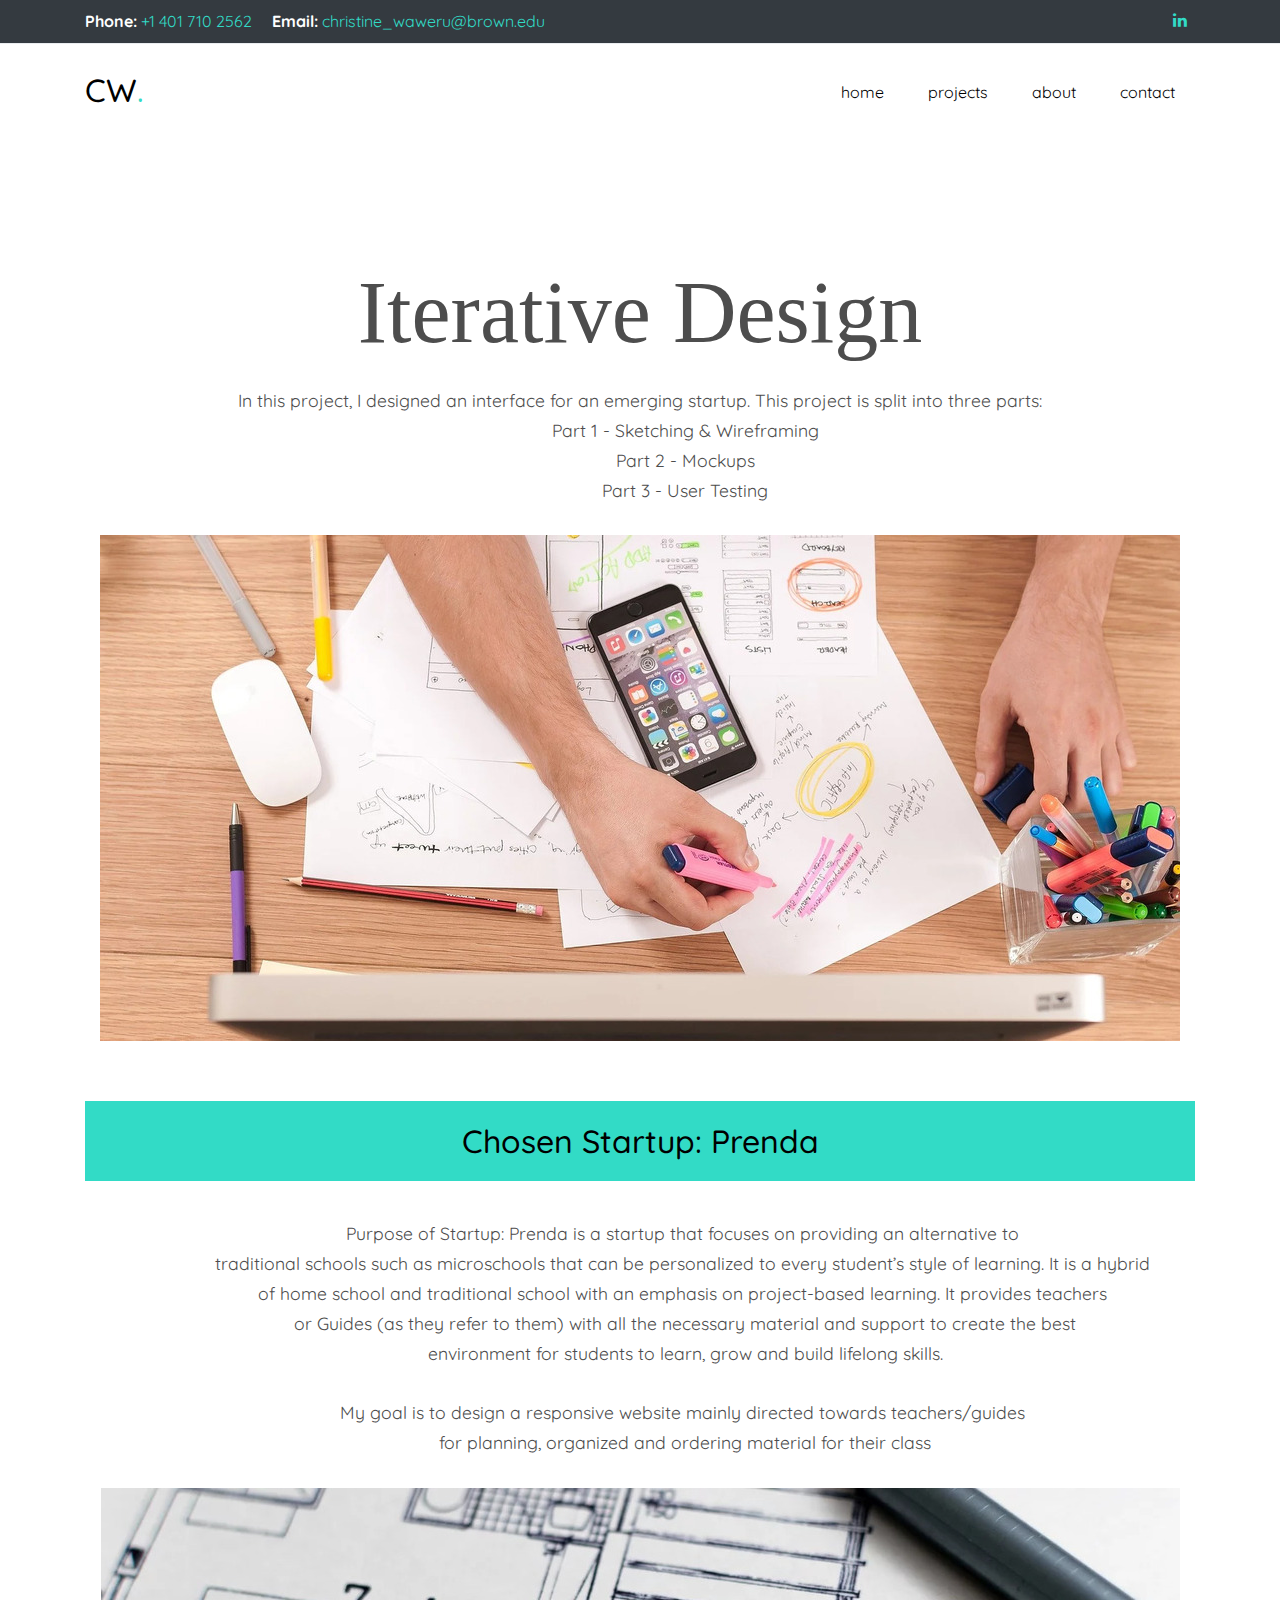
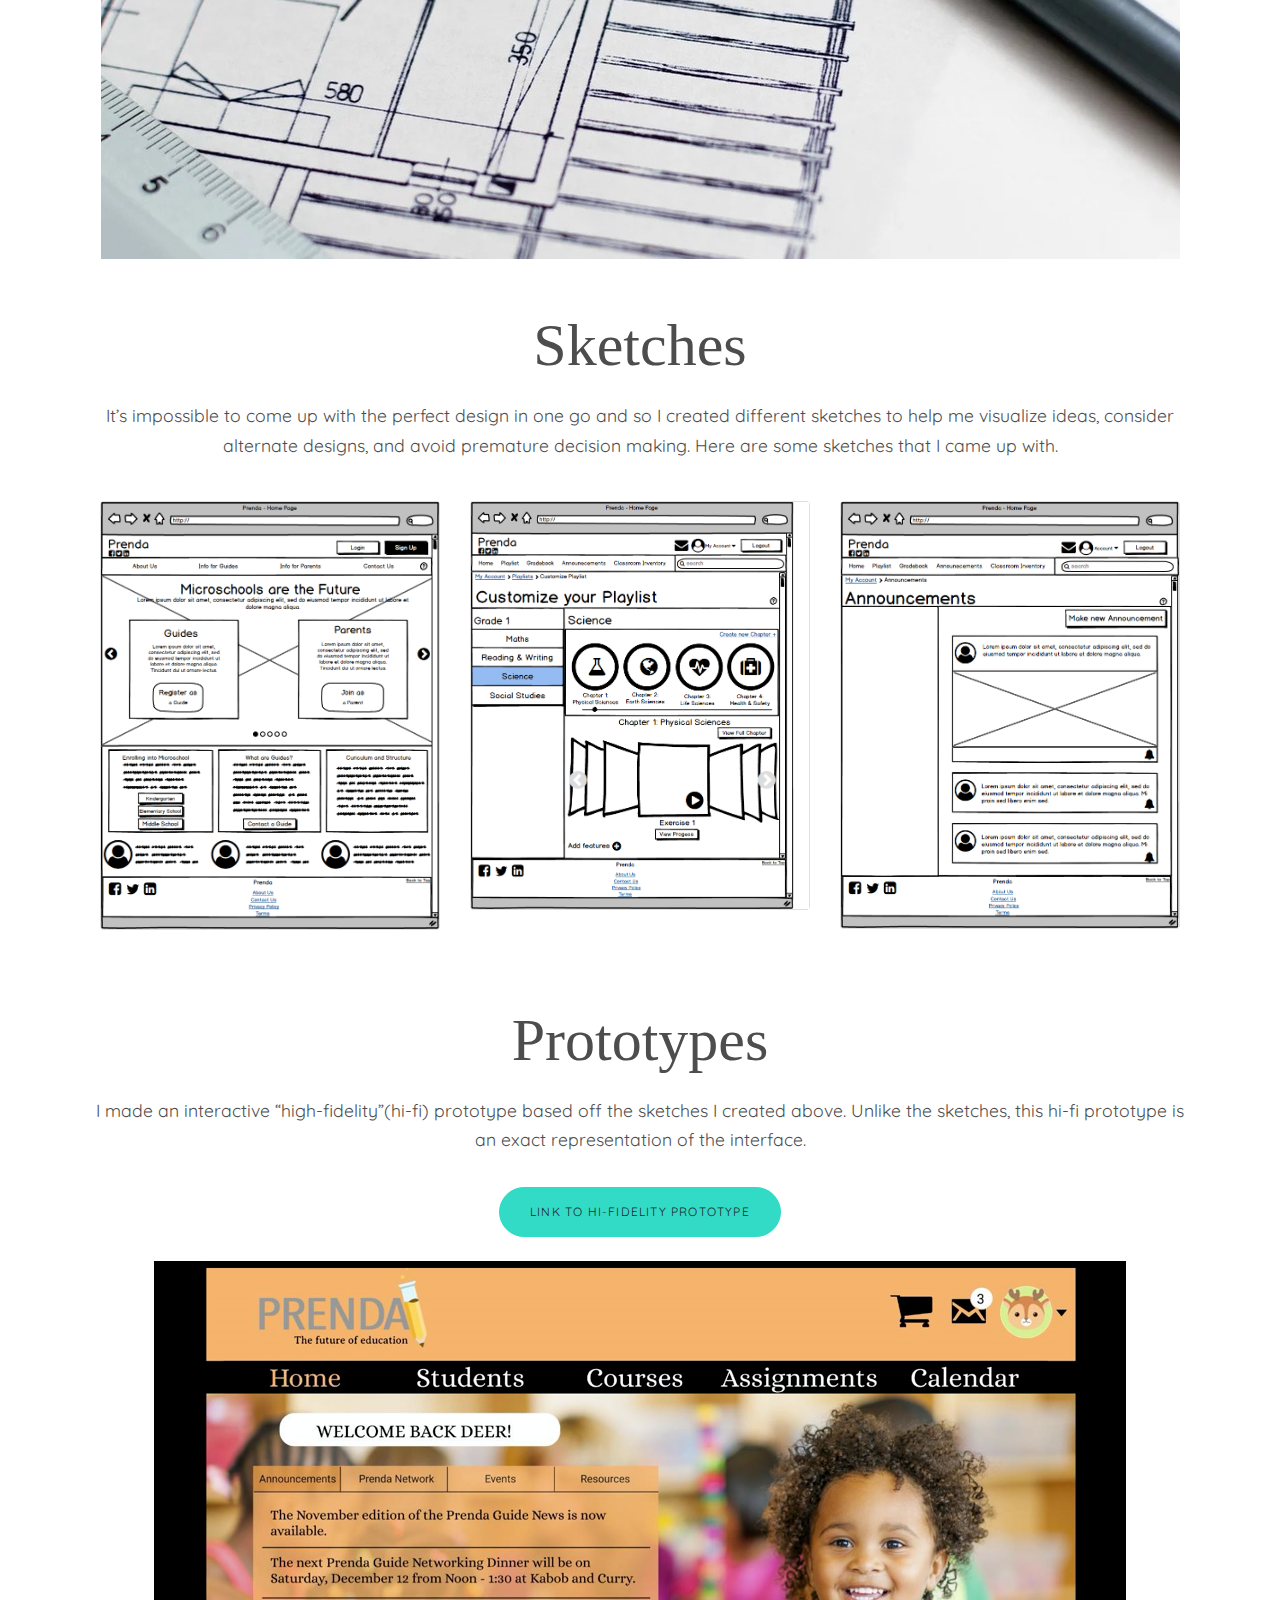
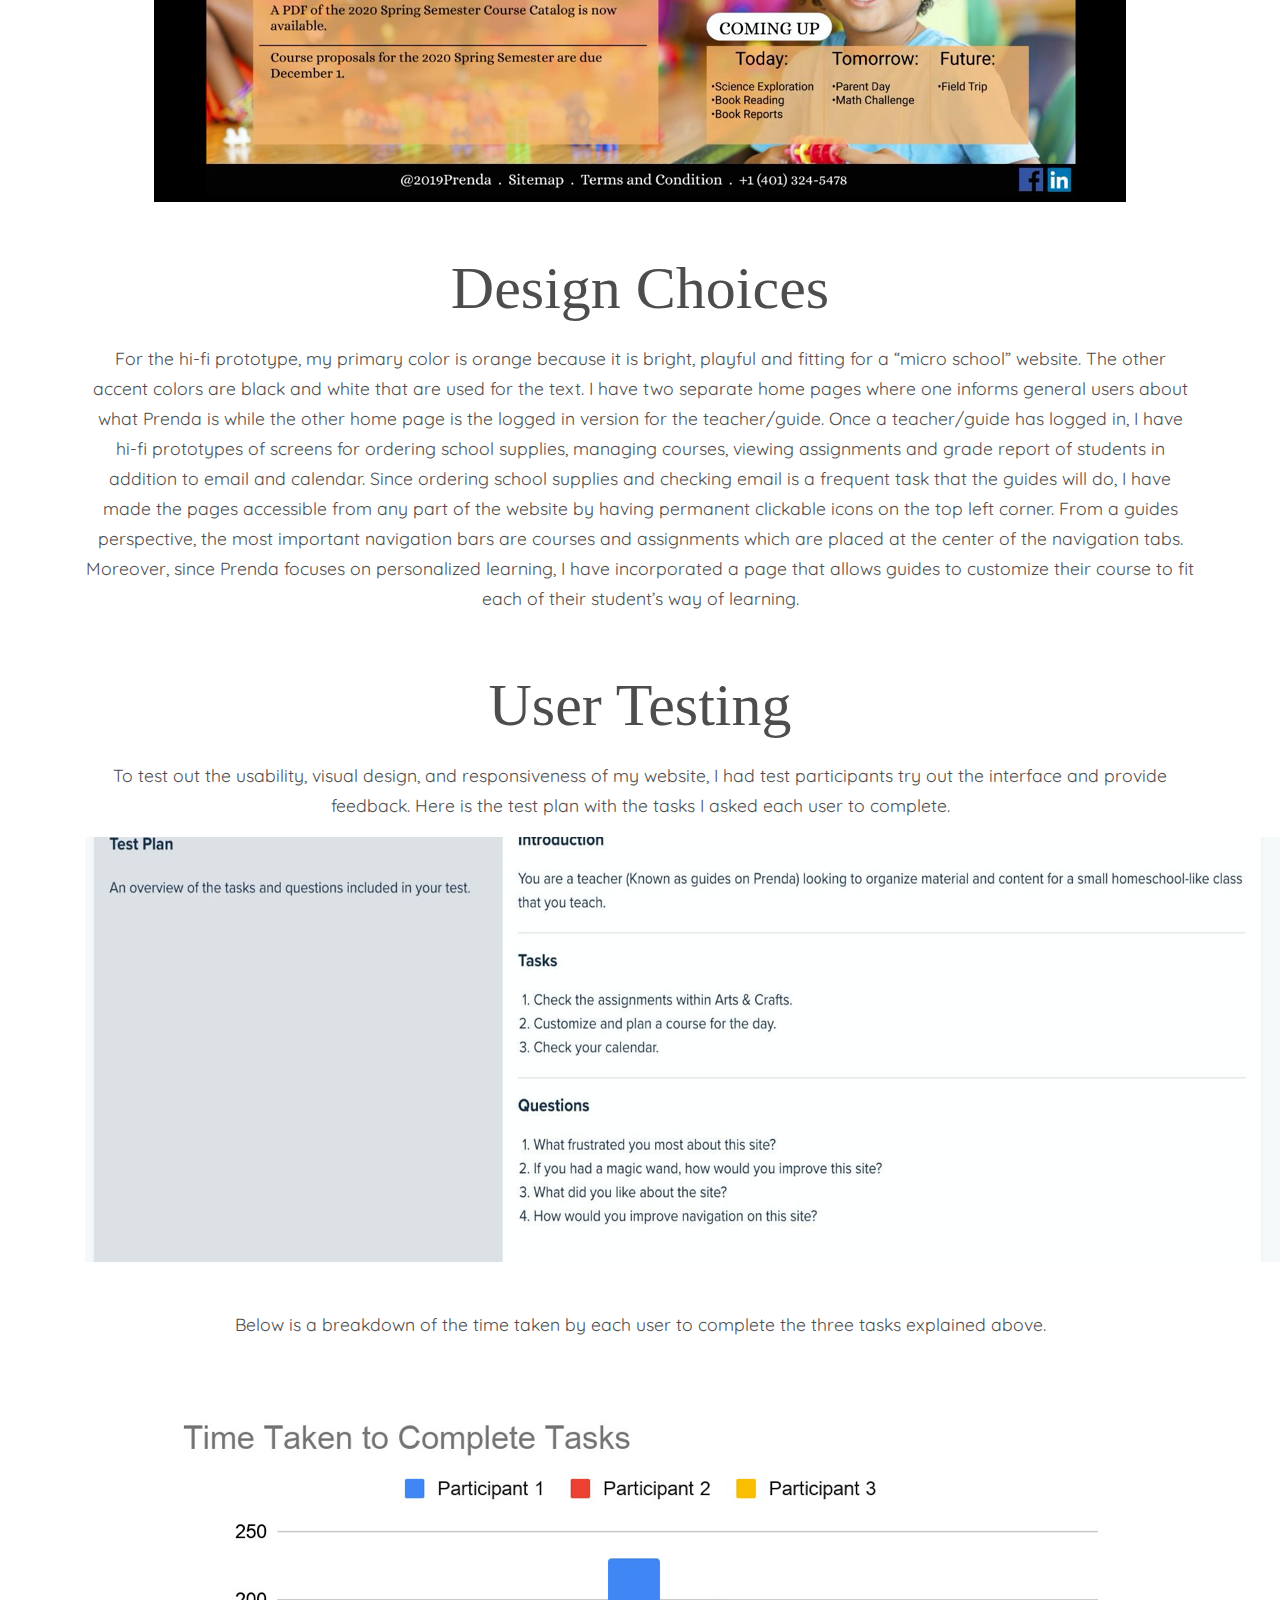
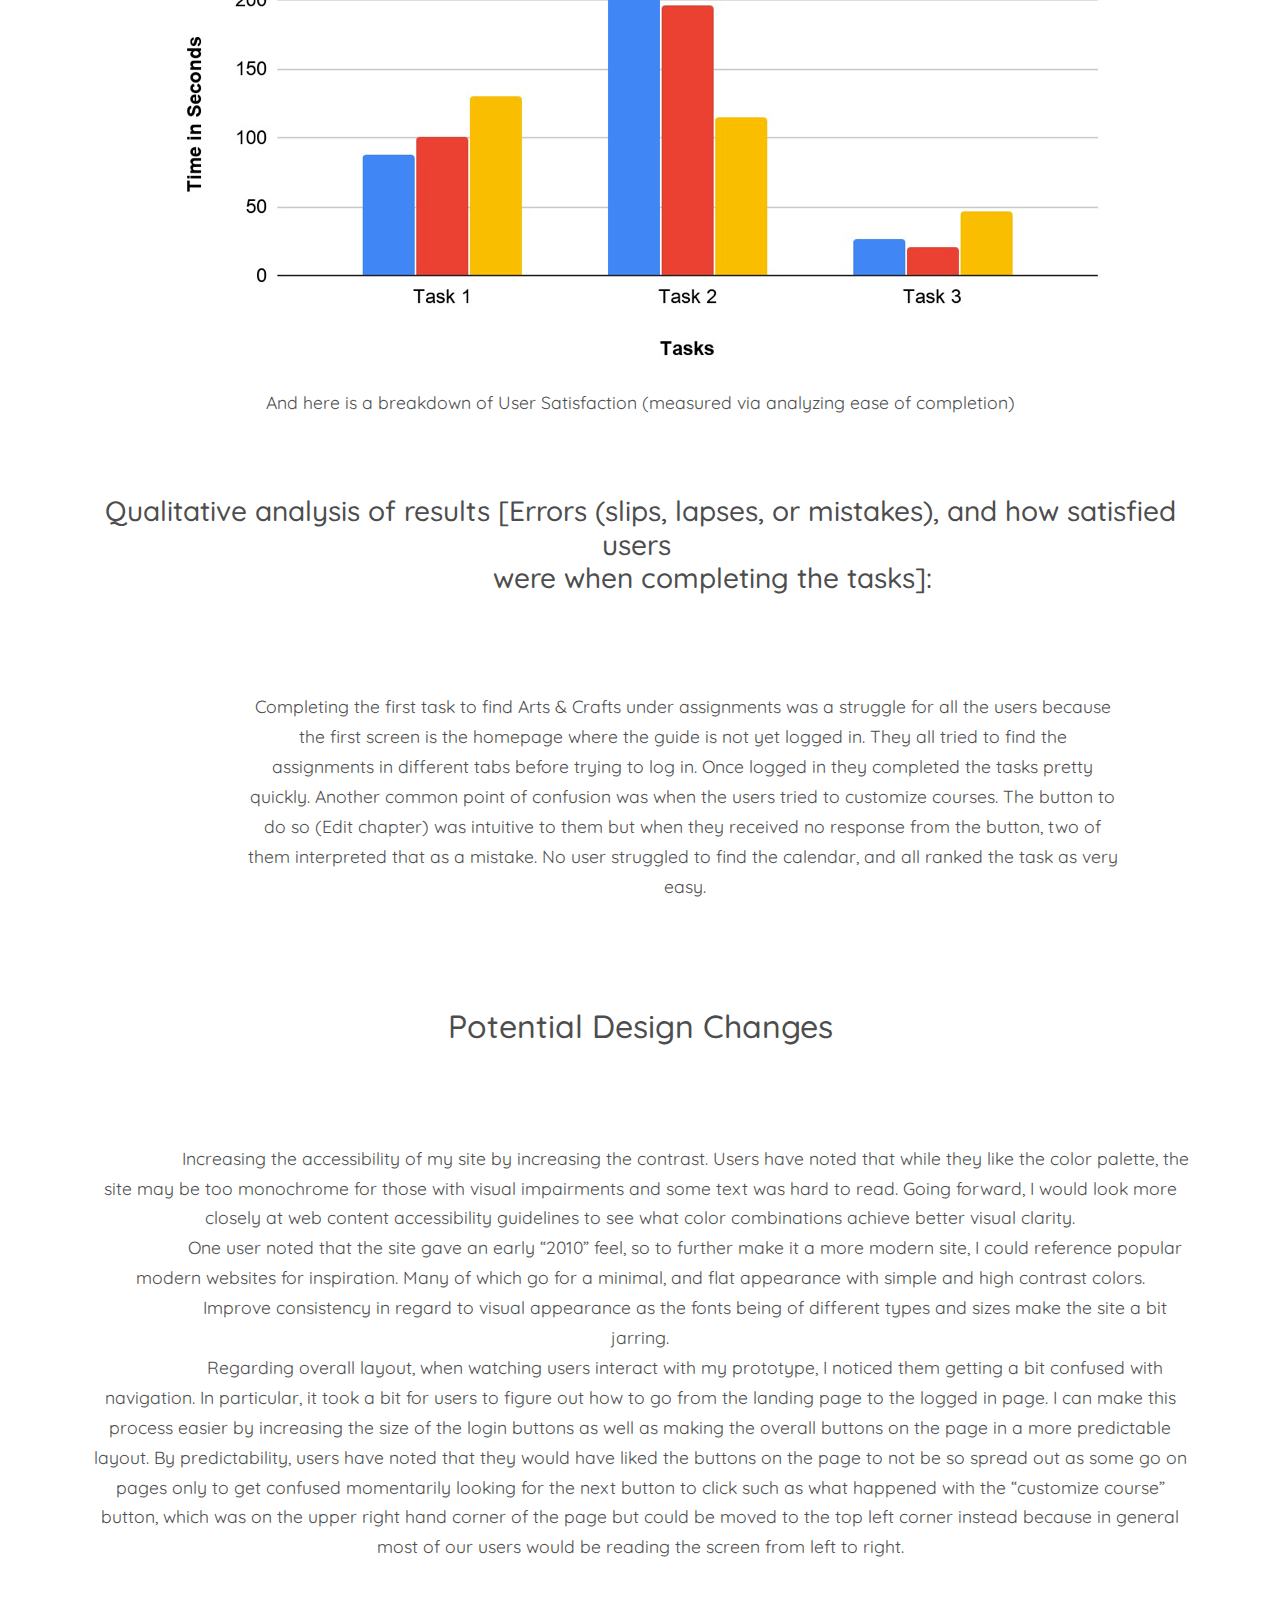
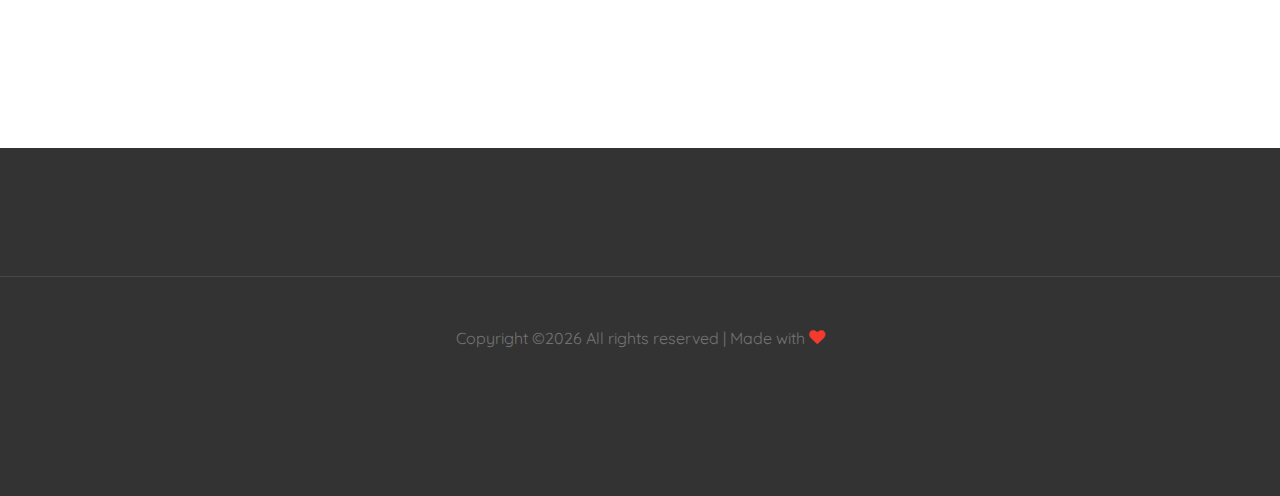
<file: prenda.html>
<!DOCTYPE html>
<html lang="en">
  <head>
    <title>christine waweru</title>
    <meta charset="utf-8">
    <meta name="viewport" content="width=device-width, initial-scale=1, shrink-to-fit=no">

    <link href="https://fonts.googleapis.com/css?family=Quicksand:300,400,500,700,900" rel="stylesheet">
    <link rel="stylesheet" href="fonts/icomoon/style.css">

    <link rel="stylesheet" href="css/bootstrap.min.css">
    <link rel="stylesheet" href="css/jquery-ui.css">
    <link rel="stylesheet" href="css/owl.carousel.min.css">
    <link rel="stylesheet" href="css/owl.theme.default.min.css">
    <link rel="stylesheet" href="css/owl.theme.default.min.css">

    <link rel="stylesheet" href="css/jquery.fancybox.min.css">

    <link rel="stylesheet" href="css/bootstrap-datepicker.css">

    <link rel="stylesheet" href="fonts/flaticon/font/flaticon.css">

    <link rel="stylesheet" href="css/aos.css">

    <link rel="stylesheet" href="css/style.css">

    <link rel="apple-touch-icon" sizes="180x180" href="/apple-touch-icon.png">
    <link rel="icon" type="image/png" sizes="32x32" href="/favicon-32x32.png">
    <link rel="icon" type="image/png" sizes="16x16" href="/favicon-16x16.png">
    <link rel="manifest" href="/site.webmanifest">

  </head>
  <body data-spy="scroll" data-target=".site-navbar-target" data-offset="300">

  <div class="site-wrap">

    <div class="site-mobile-menu site-navbar-target">
      <div class="site-mobile-menu-header">
        <div class="site-mobile-menu-close mt-3">
          <span class="icon-close2 js-menu-toggle"></span>
        </div>
      </div>
      <div class="site-mobile-menu-body"></div>
    </div>

    <div class="border-bottom top-bar py-2 bg-dark" id="home-section">
      <div class="container">
        <div class="row">
          <div class="col-md-6">
            <p class="mb-0">
              <span class="mr-3"><strong class="text-white">Phone:</strong> <a href="tel: +14017102562">+1 401 710 2562</a></span>
              <span><strong class="text-white">Email:</strong> <a href="mailto:christine_waweru@brown.edu">christine_waweru@brown.edu</a></span>
            </p>
          </div>
          <div class="col-md-6">
            <ul class="social-media">
              <li><a href="https://www.linkedin.com/in/waweru-32649a191/" class="p-2"><span class="icon-linkedin"></span></a></li>
            </ul>
          </div>
        </div>
      </div>
    </div>

    <header class="site-navbar py-4 bg-white js-sticky-header site-navbar-target" role="banner">

      <div class="container">
        <div class="row align-items-center">

          <div class="col-11 col-xl-2">
            <h1 class="mb-0 site-logo"><a href="index.html" class="text-black h2 mb-0">CW<span class="text-primary">.</span> </a></h1>
          </div>

          <div class="col-12 col-md-10 d-none d-xl-block">
            <nav class="site-navigation position-relative text-right" role="navigation">

              <ul class="site-menu main-menu js-clone-nav mr-auto d-none d-lg-block">
                <li><a href="/index.html#home-section" class="nav-link">home</a></li>
                <li><a href="/index.html#work-section" class="nav-link">projects</a></li>
                <li><a href="/index.html#aboutandcontact">about</a></li>
                <li><a href="/index.html#aboutandcontact">contact</a></li>
              </ul>
            </nav>
          </div>


          <div class="d-inline-block d-xl-none ml-md-0 mr-auto py-3" style="position: relative; top: 3px;"><a href="#" class="site-menu-toggle js-menu-toggle text-black"><span class="icon-menu h3"></span></a></div>

        </div>
      </div>

    </header>



    
<!-- 
    <div class="site-blocks-cover overlay" style="background-image: url(images/prenda_home.png);" data-aos="fade" data-stellar-background-ratio="0.5">
      <div class="container">
        <div class="row align-items-center justify-content-center text-center">

          <div class="col-md-12" data-aos="fade-up" data-aos-delay="400">
                        
            <div class="row justify-content-center mb-4">
              <div class="col-md-8 text-center">
                <h1>Iterative Design</h1>
              </div>
            </div>

          </div>
        </div>
      </div>
    </div>   -->

    <div class="site-section pt-5 mt-5" >
      <div class="container">
        <div class="row">
          <div class="col-md-12 text-center blog-content">
            <div class="heading">
              <h1 class="project-title">Iterative Design</h1>
            </div>

            <div class="context">
              <div class="multiline">In this project, I designed an interface for an emerging startup. This project is split into three parts:
                  Part 1 - Sketching & Wireframing
                  Part 2 - Mockups
                  Part 3 - User Testing
              </div>
              
              <div class="col-md-12">
                <img src="/images/iterative-design1.jpg" class="image" alt="Iterative Design">
              </div>


              <div class="multiline">
                <h2 class="chosen-startup">Chosen Startup: Prenda</h2>
                  Purpose of Startup: Prenda is a startup that focuses on providing an alternative to 
                  traditional schools such as microschools that can be personalized to every student’s style of learning. It is a hybrid 
                  of home school and traditional school with an emphasis on project-based learning. It provides teachers 
                  or Guides (as they refer to them) with all the necessary material and support to create the best
                  environment for students to learn, grow and build lifelong skills.

                  My goal is to design a responsive website mainly directed towards teachers/guides 
                  for planning, organized and ordering material for their class
              </div>
            </div>

            <div class="research">
              <div class="col-md-12">
                <img src="/images/iterative-design2.jpg" class="image" >
              </div>
            </div>
            <div class="design">
              <h2 class="project-title">Sketches</h2>
              <div class="">
                <p>
                  It’s impossible to come up with the perfect design in one go and so I created different sketches to help 
                  me visualize ideas, consider alternate designs, and avoid premature decision making. Here are some 
                  sketches that I came up with.
                </p>
              </div>

            <!-- Carousel wrapper -->
            <div
            id="carouselMultiItemExample"
            class="carousel slide carousel-dark text-center"
            data-mdb-ride="carousel"
            >
            <!-- Inner -->
            <div class="carousel-inner py-4">
              <!-- Single item -->
              <div class="carousel-item active">
                <div class="container">
                  <div class="row">
                    <div class="col-lg-4">
                      <div class="card">
                        <!-- <img
                          src="https://mdbcdn.b-cdn.net/img/new/standard/nature/181.webp"
                          class="card-img-top"
                          alt="Waterfall"
                        /> -->
                        <img src="/images/sketch1.png"/>
                      </div>
                    </div>

                    <div class="col-lg-4 d-none d-lg-block">
                      <div class="card">
                        <img src="/images/sketch2.png"/>
                      </div>
                    </div>

                    <div class="col-lg-4 d-none d-lg-block">
                      <div class="card">
                        <img src="/images/sketch3.png"/>
                      </div>
                    </div>
                  </div>
                </div>
              </div>
            </div>
            <!-- Inner -->
            </div>
            <!-- Carousel wrapper -->

              <h2 class="project-title">Prototypes</h2>
              <div class="">
                <p>
                  I made an interactive “high-fidelity”(hi-fi) prototype based off the sketches I created above. Unlike the 
                  sketches, this hi-fi prototype is an exact representation of the interface.
                </p>
                <div><a href="https://www.figma.com/proto/kkRTUDNivRADg2zwT53aOl/Prenda-Prototype?node-id=111%3A817&scaling=min-zoom" class="btn btn-primary btn-md mt-3 mb-4">Link to Hi-Fidelity Prototype</a></div>
                <img src="/images/prendaPrototype.png" alt="">
              </div>

              <h2 class="project-title">Design Choices</h2>
              <div class="">
                <p>
                  For the hi-fi prototype, my primary color is orange because it is bright, playful and fitting for a “micro school” 
                  website. The other accent colors are black and white that are used for the text. I have two 
                  separate home pages where one informs general users about what Prenda is while the other home page 
                  is the logged in version for the teacher/guide. Once a teacher/guide has logged in, I have hi-fi prototypes of screens 
                  for ordering school supplies, managing courses, viewing assignments and 
                  grade report of students in addition to email and calendar.
                  Since ordering school supplies and checking email is a frequent task that the guides will do, I have 
                  made the pages accessible from any part of the website by having permanent clickable icons on the top 
                  left corner. From a guides perspective, the most important navigation bars are courses and assignments 
                  which are placed at the center of the navigation tabs. Moreover, since Prenda focuses on personalized 
                  learning, I have incorporated a page that allows guides to customize their course to fit each of their 
                  student’s way of learning.
                </p>
              </div>

            </div>
            <div class="user-testing">
              <h2 class="project-title">User Testing</h2>
              <div class="">
                <p>
                  To test out the usability, visual design, and responsiveness of my website, I had test participants try out 
                  the interface and provide feedback. Here is the test plan with the tasks I asked each user to complete.
                </p>
                <div class="mb-5">
                  <img src="/images/UserTestingTasks.png" alt="User Testing Tasks">
                </div>
              </div>
              <div class="mb-5">
                <p>
                  Below is a breakdown of the time taken by each user to complete the three tasks explained above.
                </p>
              </div>
              <img src="/images/Timetaken.png" alt="">
              <p>
                And here is a breakdown of User Satisfaction (measured via analyzing ease of completion)
              </p>

              <div class="multiline">
                <h3>Qualitative analysis of results [Errors (slips, lapses, or mistakes), and how satisfied users 
                  were when completing the tasks]:</h3>
                <p>
                  Completing the first task to find Arts & Crafts under assignments was a struggle for all the users because 
                  the first screen is the homepage where the guide is not yet logged in. They all tried to find the 
                  assignments in different tabs before trying to log in. Once logged in they completed the tasks pretty 
                  quickly. Another common point of confusion was when the users tried to customize courses. The button to 
                  do so (Edit chapter) was intuitive to them but when they received no response from the button, two of 
                  them interpreted that as a mistake. No user struggled to find the calendar, and all ranked the task as very 
                  easy.
                </p>
              </div>
            </div>
            <div class="changes">
              <h2>Potential Design Changes</h2>
              <div class="multiline">
                <p>
                  Increasing the accessibility of my site by increasing the contrast. Users have noted that while they like the color palette, the site may be too monochrome for those with visual impairments and some text was hard to read. Going forward, I would look more closely at web content accessibility guidelines to see what color combinations achieve better visual clarity.
                  One user noted that the site gave an early “2010” feel, so to further make it a more modern site, I could reference popular modern websites for inspiration. Many of which go for a minimal, and flat appearance with simple and high contrast colors.
                  Improve consistency in regard to visual appearance as the fonts being of different types and sizes make the site a bit jarring.
                  Regarding overall layout, when watching users interact with my prototype, I noticed them getting a bit confused with navigation. In particular, it took a bit for users to figure out how to go from the landing page to the logged in page. I can make this process easier by increasing the size of the login buttons as well as making the overall buttons on the page in a more predictable layout. By predictability, users have noted that they would have liked the buttons on the page to not be so spread out as some go on pages only to get confused momentarily looking for the next button to click such as what happened with the “customize course” button, which was on the upper right hand corner of the page but could be moved to the top left corner instead because in general most of our users would be reading the screen from left to right.
                </p>
              </div>
            </div>
          </div>


        </div>
      </div>
    </div>
    
    
    <footer class="site-footer">
      <div class="row text-center">
        <div class="col-md-12">
          <div class="border-top pt-5">
          <p>
          Copyright &copy;<script>document.write(new Date().getFullYear());</script> All rights reserved | Made with <i class="icon-heart text-danger" aria-hidden="true"></i>
          </p>
          </div>
        </div>

      </div>
    </div>
  </footer>

  </div> <!-- .site-wrap -->

  <script src="js/jquery-3.3.1.min.js"></script>
  <script src="js/jquery-migrate-3.0.1.min.js"></script>
  <script src="js/jquery-ui.js"></script>
  <script src="js/popper.min.js"></script>
  <script src="js/bootstrap.min.js"></script>
  <script src="js/owl.carousel.min.js"></script>
  <script src="js/jquery.stellar.min.js"></script>
  <script src="js/jquery.countdown.min.js"></script>
  <script src="js/bootstrap-datepicker.min.js"></script>
  <script src="js/jquery.easing.1.3.js"></script>
  <script src="js/aos.js"></script>
  <script src="js/jquery.fancybox.min.js"></script>
  <script src="js/jquery.sticky.js"></script>

  
  <script src="js/main.js"></script>
  


  </body>
</html>
</file>
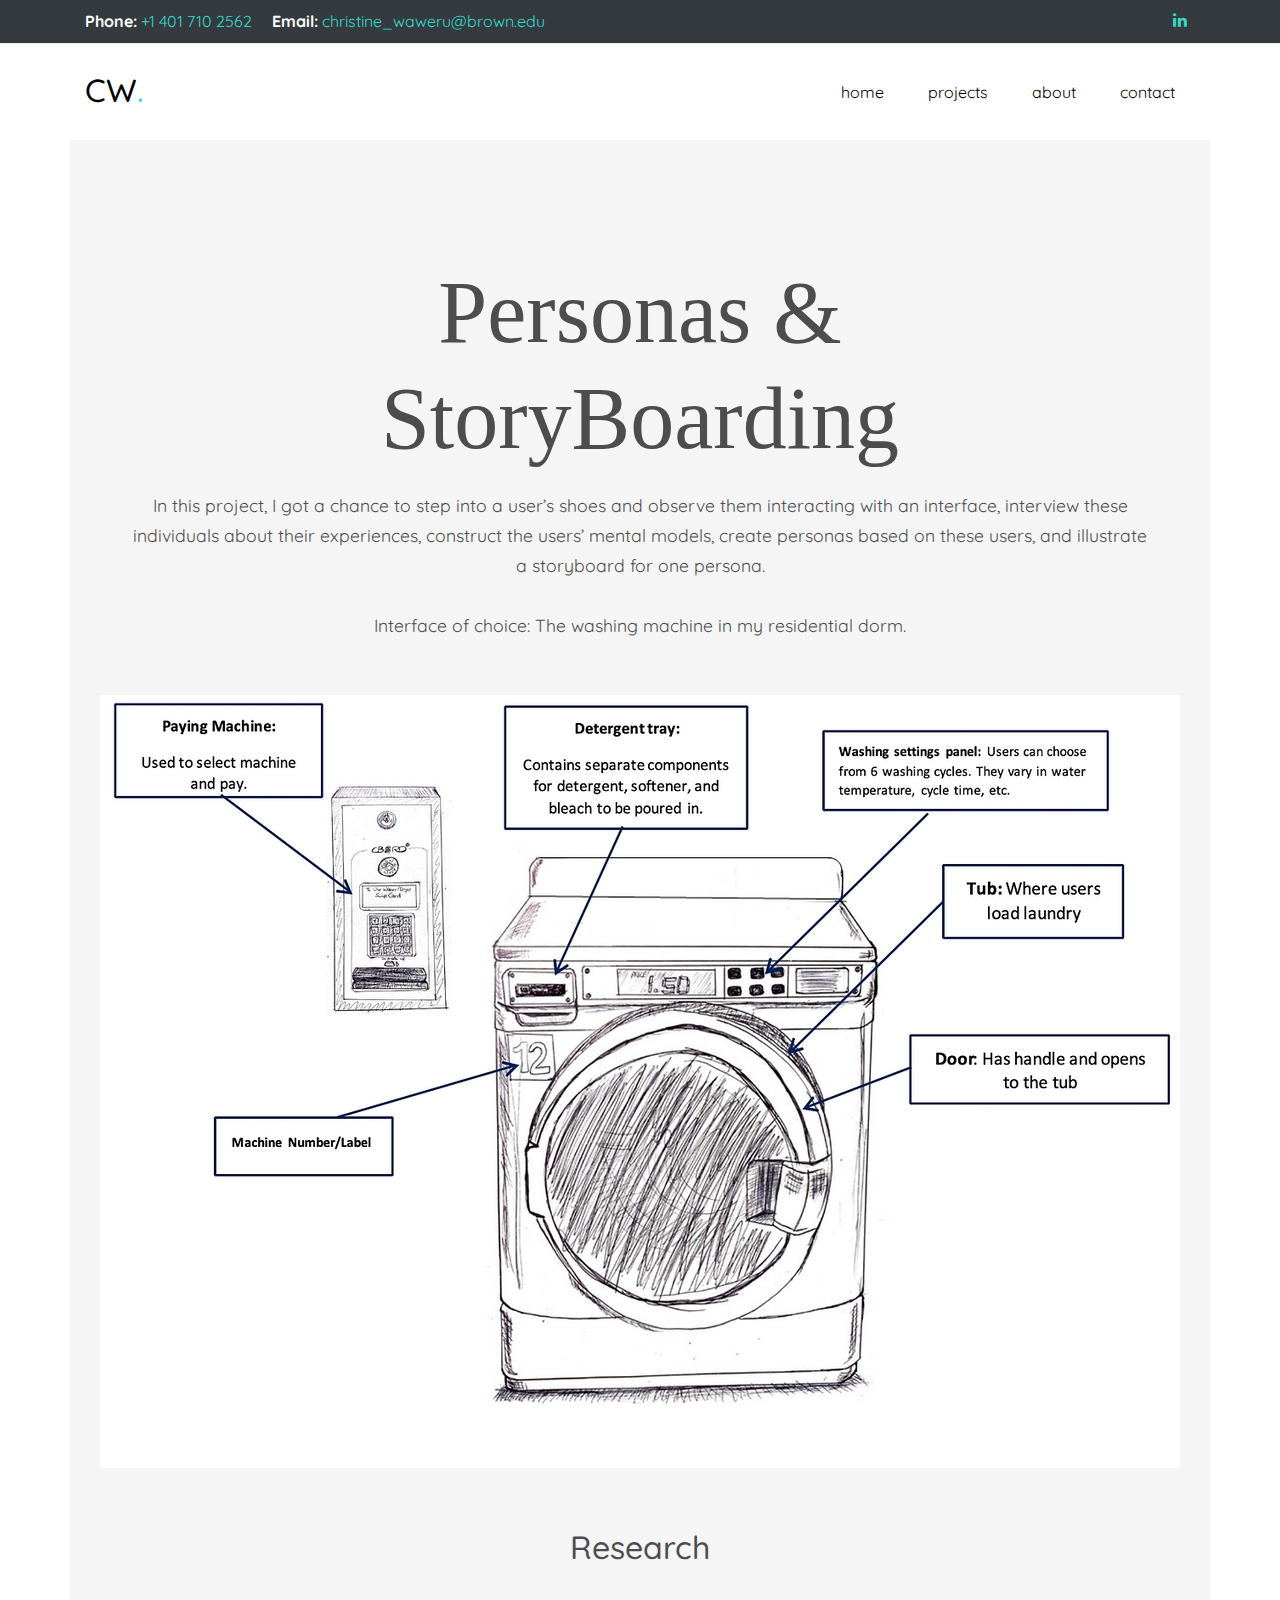
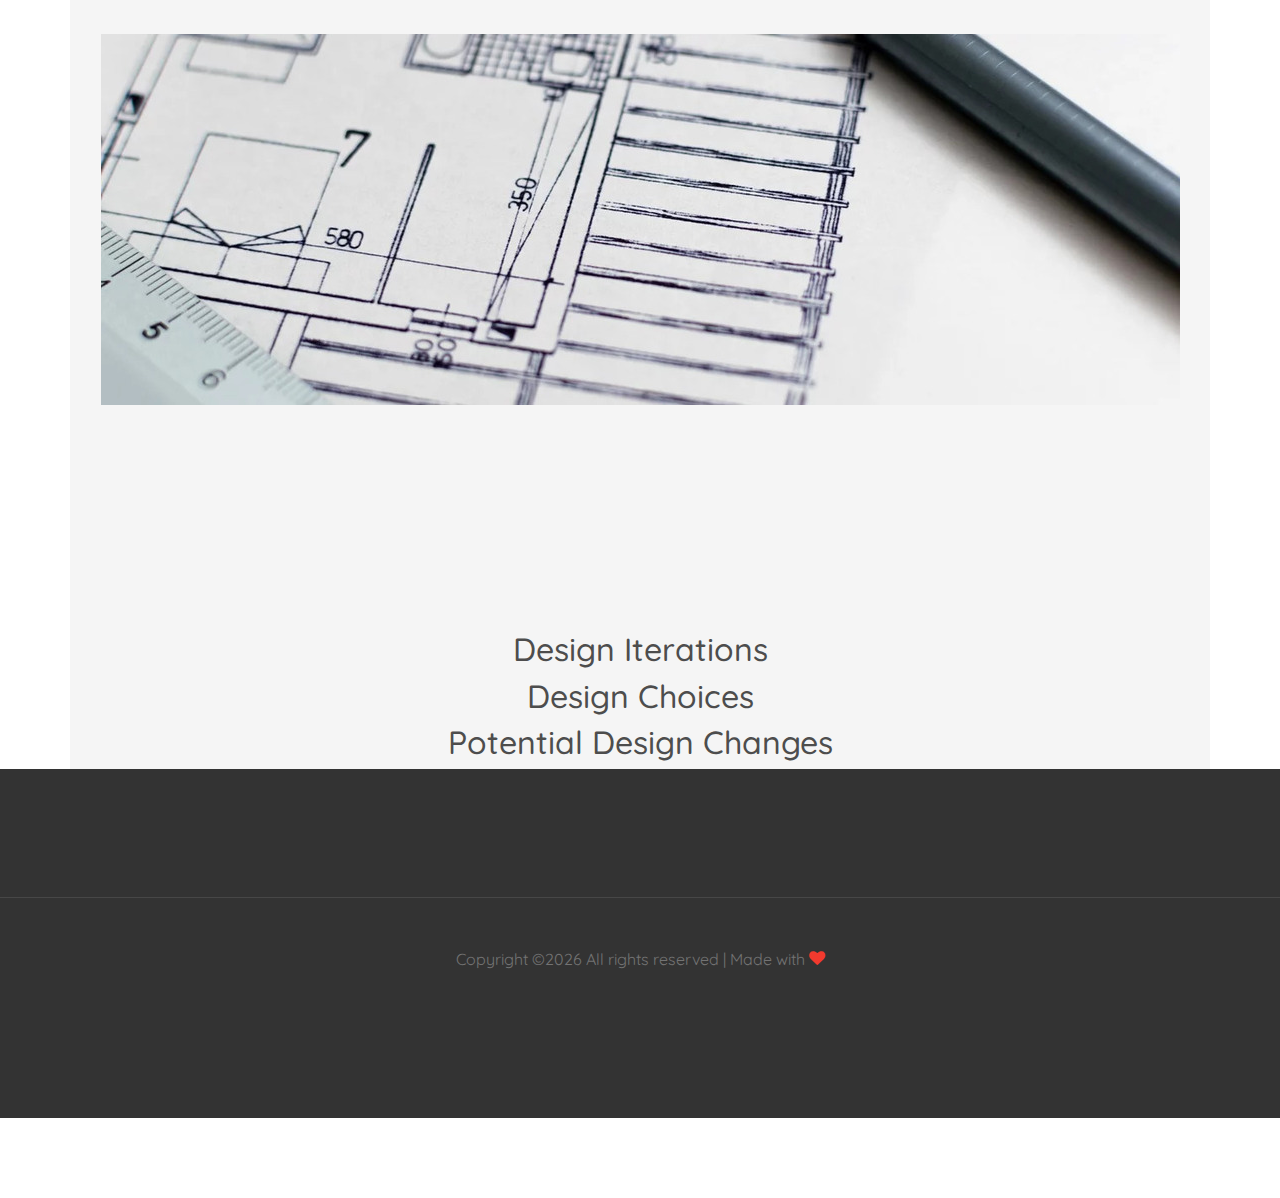
<file: storyboarding.html>
<!DOCTYPE html>
<html lang="en">
  <head>
    <title>christine waweru</title>
    <meta charset="utf-8">
    <meta name="viewport" content="width=device-width, initial-scale=1, shrink-to-fit=no">

    <link href="https://fonts.googleapis.com/css?family=Quicksand:300,400,500,700,900" rel="stylesheet">
    <link rel="stylesheet" href="fonts/icomoon/style.css">

    <link rel="stylesheet" href="css/bootstrap.min.css">
    <link rel="stylesheet" href="css/jquery-ui.css">
    <link rel="stylesheet" href="css/owl.carousel.min.css">
    <link rel="stylesheet" href="css/owl.theme.default.min.css">
    <link rel="stylesheet" href="css/owl.theme.default.min.css">

    <link rel="stylesheet" href="css/jquery.fancybox.min.css">

    <link rel="stylesheet" href="css/bootstrap-datepicker.css">

    <link rel="stylesheet" href="fonts/flaticon/font/flaticon.css">

    <link rel="stylesheet" href="css/aos.css">

    <link rel="stylesheet" href="css/style.css">

    <link rel="apple-touch-icon" sizes="180x180" href="/apple-touch-icon.png">
    <link rel="icon" type="image/png" sizes="32x32" href="/favicon-32x32.png">
    <link rel="icon" type="image/png" sizes="16x16" href="/favicon-16x16.png">
    <link rel="manifest" href="/site.webmanifest">

  </head>
  <body data-spy="scroll" data-target=".site-navbar-target" data-offset="300">

  <div class="site-wrap">

    <div class="site-mobile-menu site-navbar-target">
      <div class="site-mobile-menu-header">
        <div class="site-mobile-menu-close mt-3">
          <span class="icon-close2 js-menu-toggle"></span>
        </div>
      </div>
      <div class="site-mobile-menu-body"></div>
    </div>

    <div class="border-bottom top-bar py-2 bg-dark" id="home-section">
      <div class="container">
        <div class="row">
          <div class="col-md-6">
            <p class="mb-0">
              <span class="mr-3"><strong class="text-white">Phone:</strong> <a href="tel: +14017102562">+1 401 710 2562</a></span>
              <span><strong class="text-white">Email:</strong> <a href="mailto:christine_waweru@brown.edu">christine_waweru@brown.edu</a></span>
            </p>
          </div>
          <div class="col-md-6">
            <ul class="social-media">
              <li><a href="https://www.linkedin.com/in/waweru-32649a191/" class="p-2"><span class="icon-linkedin"></span></a></li>
            </ul>
          </div>
        </div>
      </div>
    </div>

    <header class="site-navbar py-4 bg-white js-sticky-header site-navbar-target" role="banner">

      <div class="container">
        <div class="row align-items-center">

          <div class="col-11 col-xl-2">
            <h1 class="mb-0 site-logo"><a href="index.html" class="text-black h2 mb-0">CW<span class="text-primary">.</span> </a></h1>
          </div>

          <div class="col-12 col-md-10 d-none d-xl-block">
            <nav class="site-navigation position-relative text-right" role="navigation">

              <ul class="site-menu main-menu js-clone-nav mr-auto d-none d-lg-block">
                <li><a href="/index.html#home-section" class="nav-link">home</a></li>
                <li><a href="/index.html#work-section" class="nav-link">projects</a></li>
                <li><a href="/index.html#aboutandcontact">about</a></li>
                <li><a href="/index.html#aboutandcontact">contact</a></li>
              </ul>
            </nav>
          </div>


          <div class="d-inline-block d-xl-none ml-md-0 mr-auto py-3" style="position: relative; top: 3px;"><a href="#" class="site-menu-toggle js-menu-toggle text-black"><span class="icon-menu h3"></span></a></div>

        </div>
      </div>

    </header>



    
<!-- 
    <div class="site-blocks-cover overlay" style="background-image: url(images/prenda_home.png);" data-aos="fade" data-stellar-background-ratio="0.5">
      <div class="container">
        <div class="row align-items-center justify-content-center text-center">

          <div class="col-md-12" data-aos="fade-up" data-aos-delay="400">
                        
            <div class="row justify-content-center mb-4">
              <div class="col-md-8 text-center">
                <h1>Iterative Design</h1>
              </div>
            </div>

          </div>
        </div>
      </div>
    </div>   -->

    <div class="site-section pt-5 mt-5" >
      <div class="container">
        <div class="row">
          <div class="col-md-12 text-center blog-content" style="background-color: whitesmoke">
            <div class="heading">
              <h1 class="project-title">Personas & <br> StoryBoarding</h1>
            </div>

            <div class="context">
            <div class="px-5 pb-4">
              In this project, I got a chance to step into a user’s shoes and observe them interacting with an interface, interview these individuals 
              about their experiences, construct the users’ mental models, create personas based on these users, and illustrate a storyboard for one persona. 
              <br><br>
              Interface of choice: The washing machine in my residential dorm.
              <br><br>
            </div>
              
              <div class="col-md-12">
                <img src="images/personas1.jpg" class="image" alt="">
              </div>

            <div class="research">
              <div class="multiline">
                <h2>Research</h2>
              </div>
              <div class="col-md-12">
                <img src="/images/iterative-design2.jpg" class="image" >
              </div>
              <div class="multiline">
                <p>

                </p>
              </div>
            </div>
            <div class="design">
              <h2>Design Iterations</h2>

              <h2>Design Choices</h2>


            </div>
            <div class="user-testing">
            </div>


            <div class="changes">
              <h2>Potential Design Changes</h2>
            </div>
          </div>


        </div>
      </div>
    </div>
    
    
    <footer class="site-footer">
      <div class="row text-center">
        <div class="col-md-12">
          <div class="border-top pt-5">
          <p>
          Copyright &copy;<script>document.write(new Date().getFullYear());</script> All rights reserved | Made with <i class="icon-heart text-danger" aria-hidden="true"></i>
          </p>
          </div>
        </div>

      </div>
    </div>
  </footer>

  </div> <!-- .site-wrap -->

  <script src="js/jquery-3.3.1.min.js"></script>
  <script src="js/jquery-migrate-3.0.1.min.js"></script>
  <script src="js/jquery-ui.js"></script>
  <script src="js/popper.min.js"></script>
  <script src="js/bootstrap.min.js"></script>
  <script src="js/owl.carousel.min.js"></script>
  <script src="js/jquery.stellar.min.js"></script>
  <script src="js/jquery.countdown.min.js"></script>
  <script src="js/bootstrap-datepicker.min.js"></script>
  <script src="js/jquery.easing.1.3.js"></script>
  <script src="js/aos.js"></script>
  <script src="js/jquery.fancybox.min.js"></script>
  <script src="js/jquery.sticky.js"></script>

  
  <script src="js/main.js"></script>
  


  </body>
</html>
</file>
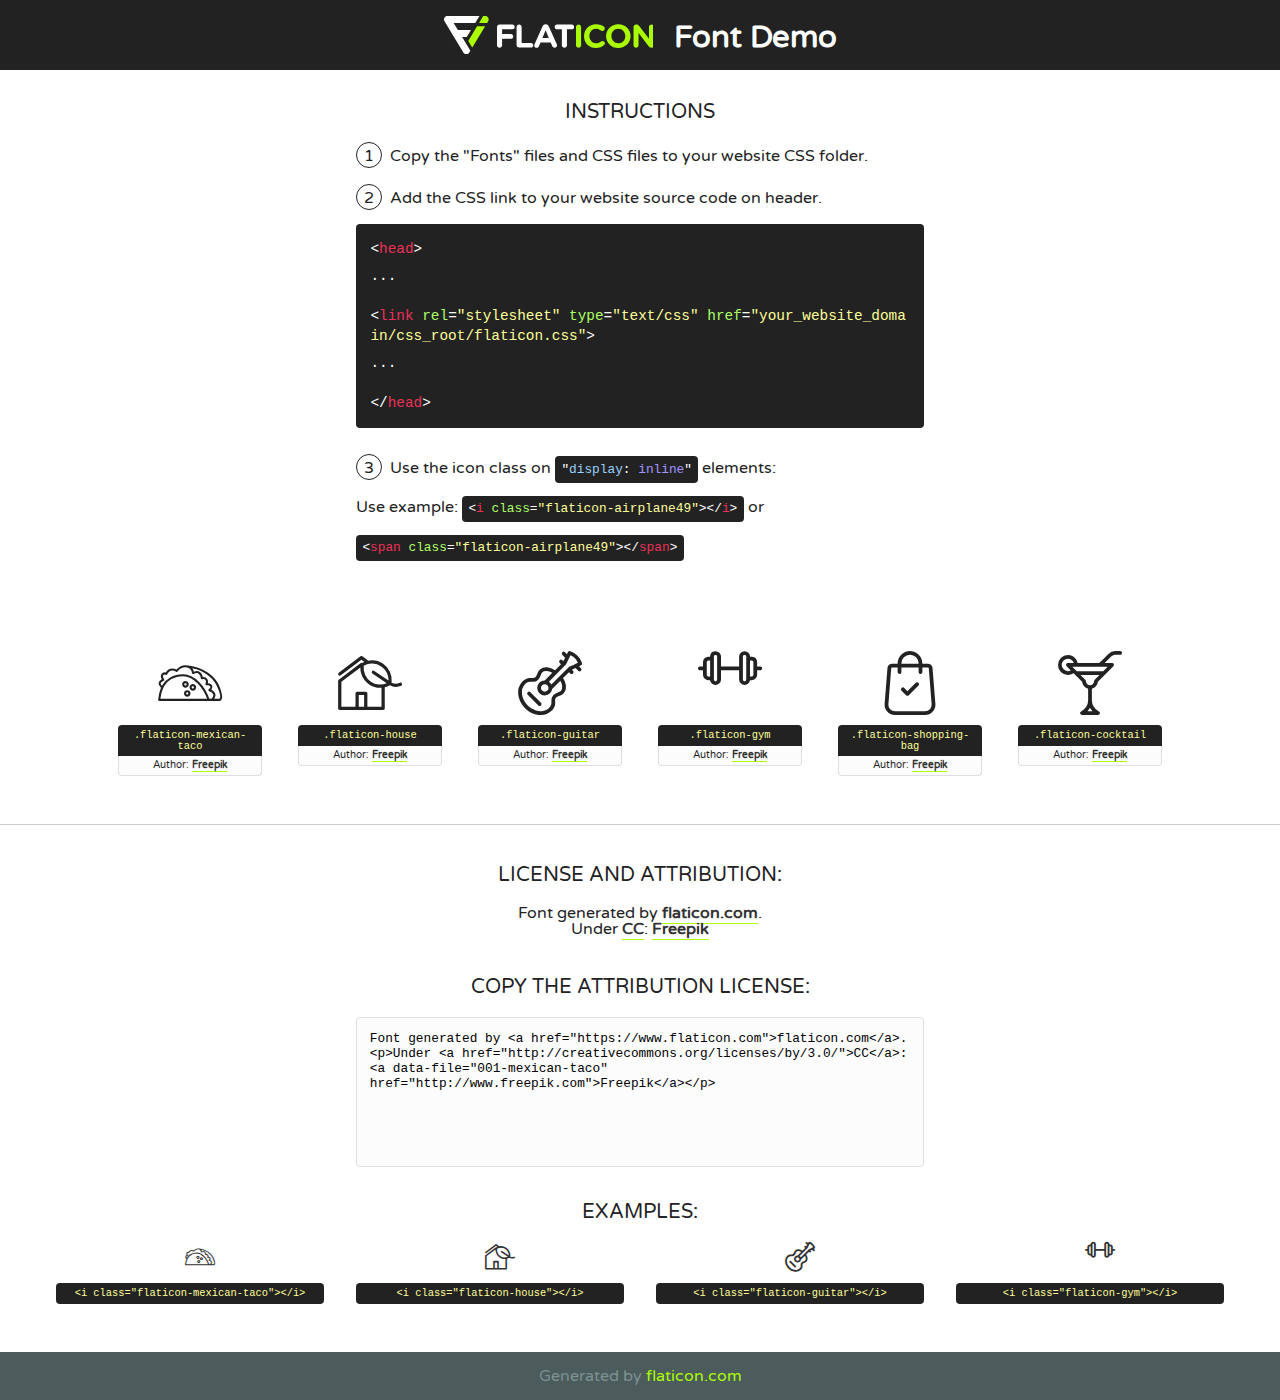
<file: fonts/flaticon/font/flaticon.html>
<!DOCTYPE html>
<!--
  Flaticon icon font: Flaticon
  Creation date: 11/02/2019 11:47
-->
<html>
<!DOCTYPE html>
<html>

<head>
    <title>Flaticon WebFont</title>
    <link href="http://fonts.googleapis.com/css?family=Varela+Round" rel="stylesheet" type="text/css" />
    <link rel="stylesheet" type="text/css" href="flaticon.css">
    <meta charset="UTF-8">
    <style>
    html, body, div, span, applet, object, iframe,
    h1, h2, h3, h4, h5, h6, p, blockquote, pre,
    a, abbr, acronym, address, big, cite, code,
    del, dfn, em, img, ins, kbd, q, s, samp,
    small, strike, strong, sub, sup, tt, var,
    b, u, i, center,
    dl, dt, dd, ol, ul, li,
    fieldset, form, label, legend,
    table, caption, tbody, tfoot, thead, tr, th, td,
    article, aside, canvas, details, embed, 
    figure, figcaption, footer, header, hgroup, 
    menu, nav, output, ruby, section, summary,
    time, mark, audio, video {
        margin: 0;
        padding: 0;
        border: 0;
        font-size: 100%;
        font: inherit;
        vertical-align: baseline;
    }
    /* HTML5 display-role reset for older browsers */
    article, aside, details, figcaption, figure, 
    footer, header, hgroup, menu, nav, section {
        display: block;
    }
    body {
        line-height: 1;
    }
    ol, ul {
        list-style: none;
    }
    blockquote, q {
        quotes: none;
    }
    blockquote:before, blockquote:after,
    q:before, q:after {
        content: '';
        content: none;
    }
    table {
        border-collapse: collapse;
        border-spacing: 0;
    }
    body {
        font-family: 'Varela Round', Helvetica, Arial, sans-serif;
        font-size: 16px;
        color: #222;
    }
    a {
        color: #333;
        border-bottom: 1px solid #a9fd00;
        font-weight: bold;
        text-decoration: none;
    }
    * {
        -moz-box-sizing: border-box;
        -webkit-box-sizing: border-box;
        box-sizing: border-box;
        margin: 0;
        padding: 0;
    }
    [class^="flaticon-"]:before, [class*=" flaticon-"]:before, [class^="flaticon-"]:after, [class*=" flaticon-"]:after {
        font-family: Flaticon;
        font-size: 30px;
        font-style: normal;
        margin-left: 20px;
        color: #333;
    }
    .wrapper {
        max-width: 600px;
        margin: auto;
        padding: 0 1em;
    }
    .title {
        font-size: 1.25em;
        text-align: center;
        margin-bottom: 1em;
        text-transform: uppercase;
    }
    header {
        text-align: center;
        background-color: #222;
        color: #fff;
        padding: 1em;
    }
    header .logo {
        width: 210px;
        height: 38px;
        display: inline-block;
        vertical-align: middle;
        margin-right: 1em;
        border: none;
    }
    header strong {
        font-size: 1.95em;
        font-weight: bold;
        vertical-align: middle;
        margin-top: 5px;
        display: inline-block;
    }
    .demo {
        margin: 2em auto;
        line-height: 1.25em;
    }
    .demo ul li {
        margin-bottom: 1em;
    }
    .demo ul li .num {
        color: #222;
        border-radius: 20px;
        display: inline-block;
        width: 26px;
        padding: 3px;
        height: 26px;
        text-align: center;
        margin-right: 0.5em;
        border: 1px solid #222;
    }
    .demo ul li code {
        background-color: #222;
        border-radius: 4px;
        padding: 0.25em 0.5em;
        display: inline-block;
        color: #fff;
        font-family: Consolas,Monaco,Lucida Console,Liberation Mono,DejaVu Sans Mono,Bitstream Vera Sans Mono,Courier New, monospace;
        font-weight: lighter;
        margin-top: 1em;
        font-size: 0.8em;
        word-break: break-all;
    }
    .demo ul li code.big {
        padding: 1em;
        font-size: 0.9em;
    }
    .demo ul li code .red {
        color: #EF3159;
    }
    .demo ul li code .green {
        color: #ACFF65;
    }
    .demo ul li code .yellow {
        color: #FFFF99;
    }
    .demo ul li code .blue {
        color: #99D3FF;
    }
    .demo ul li code .purple {
        color: #A295FF;
    }
    .demo ul li code .dots {
        margin-top: 0.5em;
        display: block;
    }
    #glyphs {
        border-bottom: 1px solid #ccc;
        padding: 2em 0;
        text-align: center;
    }
    .glyph {
        display: inline-block;
        width: 9em;
        margin: 1em;
        text-align: center;
        vertical-align: top;
        background: #FFF;
    }
    .glyph .glyph-icon {
        padding: 10px;
        display: block;
        font-family:"Flaticon";
        font-size: 64px;
        line-height: 1;
    }
    .glyph .glyph-icon:before {
        font-size: 64px;
        color: #222;
        margin-left: 0;
    }
    .class-name {
        font-size: 0.65em;
        background-color: #222;
        color: #fff;
        border-radius: 4px 4px 0 0;
        padding: 0.5em;
        color: #FFFF99;
        font-family: Consolas,Monaco,Lucida Console,Liberation Mono,DejaVu Sans Mono,Bitstream Vera Sans Mono,Courier New, monospace;
    }
    .author-name {
        font-size: 0.6em;
        background-color: #fcfcfd;
        border: 1px solid #DEDEE4;
        border-top: 0;
        border-radius: 0 0 4px 4px;
        padding: 0.5em;
    }
    .class-name:last-child {
        font-size: 10px;
        color:#888;
    }
    .class-name:last-child a {
        font-size: 10px;
        color:#555;
    }
    .class-name:last-child a:hover {
        color:#a9fd00;
    }
    .glyph > input {
        display: block;
        width: 100px;
        margin: 5px auto;
        text-align: center;
        font-size: 12px;
        cursor: text;
    }
    .glyph > input.icon-input {
        font-family:"Flaticon";
        font-size: 16px;
        margin-bottom: 10px;
    }
    .attribution .title {
        margin-top: 2em;
    }
    .attribution textarea {
        background-color: #fcfcfd;
        padding: 1em;
        border: none;
        box-shadow: none;
        border: 1px solid #DEDEE4;
        border-radius: 4px;
        resize: none;
        width: 100%;
        height: 150px;
        font-size: 0.8em;
        font-family: Consolas,Monaco,Lucida Console,Liberation Mono,DejaVu Sans Mono,Bitstream Vera Sans Mono,Courier New, monospace;
        -webkit-appearance: none;
    }
    .iconsuse {
        margin: 2em auto;
        text-align: center;
        max-width: 1200px;
    }
    .iconsuse:after {
        content: '';
        display: table;
        clear: both;
    }
    .iconsuse .image {
        float: left;
        width: 25%;
        padding: 0 1em;
    }
    .iconsuse .image p {
        margin-bottom: 1em;
    }
    .iconsuse .image span {
        display: block;
        font-size: 0.65em;
        background-color: #222;
        color: #fff;
        border-radius: 4px;
        padding: 0.5em;
        color: #FFFF99;
        margin-top: 1em;
        font-family: Consolas,Monaco,Lucida Console,Liberation Mono,DejaVu Sans Mono,Bitstream Vera Sans Mono,Courier New, monospace;
    }
    #footer {
        text-align: center;
        background-color: #4C5B5C;
        color: #7c9192;
        padding: 1em;
    }
    #footer a {
        border: none;
        color: #a9fd00;
        font-weight: normal;
    }
    @media (max-width: 960px) {
        .iconsuse .image {
            width: 50%;
        }
    }
    @media (max-width: 560px) {
        .iconsuse .image {
            width: 100%;
        }
    }
    </style>
</head>

<body class="characters-off">

    <header>
        <a href="https://www.flaticon.com" target="_blank" class="logo">
            <svg version="1.1" xmlns="http://www.w3.org/2000/svg" xmlns:xlink="http://www.w3.org/1999/xlink" xmlns:a="http://ns.adobe.com/AdobeSVGViewerExtensions/3.0/" viewBox="0 0 560.875 102.036" enable-background="new 0 0 560.875 102.036" xml:space="preserve">
                <defs>
                </defs>
                <g>
                    <g class="letters">
                        <path fill="#ffffff" d="M141.596,29.675c0-3.777,2.985-6.767,6.764-6.767h34.438c3.426,0,6.15,2.728,6.15,6.15
                        c0,3.43-2.724,6.149-6.15,6.149h-27.674v13.091h23.719c3.429,0,6.151,2.724,6.151,6.15c0,3.43-2.723,6.149-6.151,6.149h-23.719
                        v17.574c0,3.773-2.986,6.761-6.764,6.761c-3.779,0-6.764-2.989-6.764-6.761V29.675z"></path>
                        <path fill="#ffffff" d="M193.844,29.149c0-3.781,2.985-6.767,6.764-6.767c3.776,0,6.763,2.985,6.763,6.767v42.957h25.039
                        c3.426,0,6.149,2.726,6.149,6.153c0,3.425-2.723,6.15-6.149,6.15h-31.802c-3.779,0-6.764-2.986-6.764-6.768V29.149z"></path>
                        <path fill="#ffffff" d="M241.891,75.71l21.438-48.407c1.492-3.341,4.215-5.357,7.906-5.357h0.792
                        c3.686,0,6.323,2.017,7.815,5.357l21.439,48.407c0.436,0.967,0.701,1.845,0.701,2.723c0,3.602-2.809,6.501-6.414,6.501
                        c-3.161,0-5.269-1.845-6.499-4.655l-4.132-9.661h-27.059l-4.301,10.102c-1.144,2.631-3.426,4.214-6.237,4.214
                        c-3.517,0-6.24-2.81-6.24-6.325C241.1,77.64,241.451,76.677,241.891,75.71z M279.932,58.666l-8.521-20.297l-8.526,20.297H279.932
                        z"></path>
                        <path fill="#ffffff" d="M314.864,35.387H301.86c-3.429,0-6.239-2.813-6.239-6.238c0-3.429,2.811-6.24,6.239-6.24h39.533
                        c3.426,0,6.237,2.811,6.237,6.24c0,3.425-2.811,6.238-6.237,6.238h-13.001v42.785c0,3.773-2.99,6.761-6.764,6.761
                        c-3.779,0-6.764-2.989-6.764-6.761V35.387z"></path>
                        <path fill="#A9FD00" d="M352.615,29.149c0-3.781,2.985-6.767,6.767-6.767c3.774,0,6.761,2.985,6.761,6.767v49.024
                        c0,3.773-2.987,6.761-6.761,6.761c-3.781,0-6.767-2.989-6.767-6.761V29.149z"></path>
                        <path fill="#A9FD00" d="M374.132,53.836v-0.179c0-17.481,13.178-31.801,32.065-31.801c9.22,0,15.459,2.458,20.557,6.238
                        c1.402,1.054,2.637,2.985,2.637,5.357c0,3.692-2.985,6.59-6.681,6.59c-1.845,0-3.071-0.702-4.044-1.319
                        c-3.776-2.813-7.729-4.393-12.562-4.393c-10.364,0-17.831,8.611-17.831,19.154v0.173c0,10.542,7.291,19.329,17.831,19.329
                        c5.715,0,9.492-1.756,13.359-4.834c1.049-0.874,2.458-1.491,4.039-1.491c3.429,0,6.325,2.813,6.325,6.236
                        c0,2.106-1.056,3.78-2.282,4.834c-5.539,4.834-12.036,7.733-21.878,7.733C387.572,85.464,374.132,71.493,374.132,53.836z"></path>
                        <path fill="#A9FD00" d="M433.009,53.836v-0.179c0-17.481,13.79-31.801,32.766-31.801c18.981,0,32.592,14.143,32.592,31.628v0.173
                        c0,17.483-13.785,31.807-32.769,31.807C446.625,85.464,433.009,71.32,433.009,53.836z M484.224,53.836v-0.179
                        c0-10.539-7.725-19.326-18.626-19.326c-10.893,0-18.449,8.611-18.449,19.154v0.173c0,10.542,7.73,19.329,18.626,19.329
                        C476.676,72.986,484.224,64.378,484.224,53.836z"></path>
                        <path fill="#A9FD00" d="M506.233,29.321c0-3.774,2.99-6.763,6.767-6.763h1.401c3.252,0,5.183,1.583,7.029,3.953l26.093,34.265
                        V29.059c0-3.692,2.99-6.677,6.681-6.677c3.683,0,6.671,2.985,6.671,6.677v48.934c0,3.78-2.987,6.765-6.764,6.765h-0.436
                        c-3.257,0-5.188-1.581-7.034-3.953l-27.056-35.492v32.944c0,3.687-2.985,6.676-6.678,6.676c-3.683,0-6.673-2.989-6.673-6.676
                        V29.321z"></path>
                    </g>
                    <g class="insignia">
                        <path fill="#ffffff" d="M48.372,56.137h12.517l11.156-18.537H37.186L25.688,18.539h57.825L94.668,0H9.271
                        C5.925,0,2.842,1.801,1.198,4.716c-1.644,2.907-1.593,6.482,0.134,9.343l50.38,83.501c1.678,2.781,4.689,4.476,7.938,4.476
                        c3.246,0,6.257-1.695,7.935-4.476l2.898-4.804L48.372,56.137z"></path>
                        <g class="i">
                            <path fill="#A9FD00" d="M93.575,18.539h0.031v0.004l21.652,0.004l2.705-4.488c1.727-2.861,1.778-6.436,0.133-9.343
                            C116.454,1.801,113.371,0,110.026,0h-5.294L93.575,18.539z"></path>
                            <polygon fill="#A9FD00" points="88.291,27.356 64.725,66.486 75.519,84.404 109.942,27.356"></polygon>
                        </g>
                    </g>
                </g>
            </svg>
        </a>
        <strong>Font Demo</strong>
    </header>


    <section class="demo wrapper">

        <p class="title">Instructions</p>

        <ul>
            <li>
                <span class="num">1</span>Copy the "Fonts" files and CSS files to your website CSS folder.
            </li>
            <li>
                <span class="num">2</span>Add the CSS link to your website source code on header.
                <code class="big">
                    &lt;<span class="red">head</span>&gt;
                    <br/><span class="dots">...</span>
                    <br/>&lt;<span class="red">link</span> <span class="green">rel</span>=<span class="yellow">"stylesheet"</span> <span class="green">type</span>=<span class="yellow">"text/css"</span> <span class="green">href</span>=<span class="yellow">"your_website_domain/css_root/flaticon.css"</span>&gt;
                    <br/><span class="dots">...</span>
                    <br/>&lt;/<span class="red">head</span>&gt;
                </code>
            </li>

            <li>
                <p>
                    <span class="num">3</span>Use the icon class on <code>"<span class="blue">display</span>:<span class="purple"> inline</span>"</code> elements:
                    <br />
                    Use example: <code>&lt;<span class="red">i</span> <span class="green">class</span>=<span class="yellow">&quot;flaticon-airplane49&quot;</span>&gt;&lt;/<span class="red">i</span>&gt;</code> or <code>&lt;<span class="red">span</span> <span class="green">class</span>=<span class="yellow">&quot;flaticon-airplane49&quot;</span>&gt;&lt;/<span class="red">span</span>&gt;</code>
            </li>
        </ul>

    </section>




   <section id="glyphs">          
    
      
        <div class="glyph"><div class="glyph-icon flaticon-mexican-taco"></div>
            <div class="class-name">.flaticon-mexican-taco</div>
            <div class="author-name">Author: <a data-file="001-mexican-taco" href="http://www.freepik.com">Freepik</a> </div> 
        </div>        
        
        <div class="glyph"><div class="glyph-icon flaticon-house"></div>
            <div class="class-name">.flaticon-house</div>
            <div class="author-name">Author: <a data-file="002-house" href="http://www.freepik.com">Freepik</a> </div> 
        </div>        
        
        <div class="glyph"><div class="glyph-icon flaticon-guitar"></div>
            <div class="class-name">.flaticon-guitar</div>
            <div class="author-name">Author: <a data-file="003-guitar" href="http://www.freepik.com">Freepik</a> </div> 
        </div>        
        
        <div class="glyph"><div class="glyph-icon flaticon-gym"></div>
            <div class="class-name">.flaticon-gym</div>
            <div class="author-name">Author: <a data-file="004-gym" href="http://www.freepik.com">Freepik</a> </div> 
        </div>        
        
        <div class="glyph"><div class="glyph-icon flaticon-shopping-bag"></div>
            <div class="class-name">.flaticon-shopping-bag</div>
            <div class="author-name">Author: <a data-file="005-shopping-bag" href="http://www.freepik.com">Freepik</a> </div> 
        </div>        
        
        <div class="glyph"><div class="glyph-icon flaticon-cocktail"></div>
            <div class="class-name">.flaticon-cocktail</div>
            <div class="author-name">Author: <a data-file="006-cocktail" href="http://www.freepik.com">Freepik</a> </div> 
        </div>        
        

    </section>



    <section class="attribution wrapper"   style="text-align:center;">

      <div class="title">License and attribution:</div><div class="attrDiv">Font generated by <a href="https://www.flaticon.com">flaticon.com</a>. <div><p>Under <a href="http://creativecommons.org/licenses/by/3.0/">CC</a>: <a data-file="001-mexican-taco" href="http://www.freepik.com">Freepik</a></p>  </div>
      </div>
      <div class="title">Copy the Attribution License:</div>

    <textarea onclick="this.focus();this.select();">Font generated by &lt;a href=&quot;https://www.flaticon.com&quot;&gt;flaticon.com&lt;/a&gt;. <p>Under <a href="http://creativecommons.org/licenses/by/3.0/">CC</a>: <a data-file="001-mexican-taco" href="http://www.freepik.com">Freepik</a></p>  
     </textarea>

    </section>

    <section class="iconsuse">

          <div class="title">Examples:</div>            
             
            <div class="image">
                <p>
                    <i class="glyph-icon flaticon-mexican-taco"></i> 
                    <span>&lt;i class=&quot;flaticon-mexican-taco&quot;&gt;&lt;/i&gt;</span>
                </p>
            </div>
            
            <div class="image">
                <p>
                    <i class="glyph-icon flaticon-house"></i> 
                    <span>&lt;i class=&quot;flaticon-house&quot;&gt;&lt;/i&gt;</span>
                </p>
            </div>
            
            <div class="image">
                <p>
                    <i class="glyph-icon flaticon-guitar"></i> 
                    <span>&lt;i class=&quot;flaticon-guitar&quot;&gt;&lt;/i&gt;</span>
                </p>
            </div>
            
            <div class="image">
                <p>
                    <i class="glyph-icon flaticon-gym"></i> 
                    <span>&lt;i class=&quot;flaticon-gym&quot;&gt;&lt;/i&gt;</span>
                </p>
            </div>
                       
        </div>
                            
    </section>

<div id="footer">
    <div>Generated by <a href="https://www.flaticon.com">flaticon.com</a>
    </div>
</div>



</body>
</html>
</file>
<file: fonts/icomoon/style.css>
@font-face {
  font-family: 'icomoon';
  src:  url('fonts/icomoon.eot?10si43');
  src:  url('fonts/icomoon.eot?10si43#iefix') format('embedded-opentype'),
    url('fonts/icomoon.ttf?10si43') format('truetype'),
    url('fonts/icomoon.woff?10si43') format('woff'),
    url('fonts/icomoon.svg?10si43#icomoon') format('svg');
  font-weight: normal;
  font-style: normal;
}

[class^="icon-"], [class*=" icon-"] {
  /* use !important to prevent issues with browser extensions that change fonts */
  font-family: 'icomoon' !important;
  speak: none;
  font-style: normal;
  font-weight: normal;
  font-variant: normal;
  text-transform: none;
  line-height: 1;

  /* Better Font Rendering =========== */
  -webkit-font-smoothing: antialiased;
  -moz-osx-font-smoothing: grayscale;
}

.icon-asterisk:before {
  content: "\f069";
}
.icon-plus:before {
  content: "\f067";
}
.icon-question:before {
  content: "\f128";
}
.icon-minus:before {
  content: "\f068";
}
.icon-glass:before {
  content: "\f000";
}
.icon-music:before {
  content: "\f001";
}
.icon-search:before {
  content: "\f002";
}
.icon-envelope-o:before {
  content: "\f003";
}
.icon-heart:before {
  content: "\f004";
}
.icon-star:before {
  content: "\f005";
}
.icon-star-o:before {
  content: "\f006";
}
.icon-user:before {
  content: "\f007";
}
.icon-film:before {
  content: "\f008";
}
.icon-th-large:before {
  content: "\f009";
}
.icon-th:before {
  content: "\f00a";
}
.icon-th-list:before {
  content: "\f00b";
}
.icon-check:before {
  content: "\f00c";
}
.icon-close:before {
  content: "\f00d";
}
.icon-remove:before {
  content: "\f00d";
}
.icon-times:before {
  content: "\f00d";
}
.icon-search-plus:before {
  content: "\f00e";
}
.icon-search-minus:before {
  content: "\f010";
}
.icon-power-off:before {
  content: "\f011";
}
.icon-signal:before {
  content: "\f012";
}
.icon-cog:before {
  content: "\f013";
}
.icon-gear:before {
  content: "\f013";
}
.icon-trash-o:before {
  content: "\f014";
}
.icon-home:before {
  content: "\f015";
}
.icon-file-o:before {
  content: "\f016";
}
.icon-clock-o:before {
  content: "\f017";
}
.icon-road:before {
  content: "\f018";
}
.icon-download:before {
  content: "\f019";
}
.icon-arrow-circle-o-down:before {
  content: "\f01a";
}
.icon-arrow-circle-o-up:before {
  content: "\f01b";
}
.icon-inbox:before {
  content: "\f01c";
}
.icon-play-circle-o:before {
  content: "\f01d";
}
.icon-repeat:before {
  content: "\f01e";
}
.icon-rotate-right:before {
  content: "\f01e";
}
.icon-refresh:before {
  content: "\f021";
}
.icon-list-alt:before {
  content: "\f022";
}
.icon-lock:before {
  content: "\f023";
}
.icon-flag:before {
  content: "\f024";
}
.icon-headphones:before {
  content: "\f025";
}
.icon-volume-off:before {
  content: "\f026";
}
.icon-volume-down:before {
  content: "\f027";
}
.icon-volume-up:before {
  content: "\f028";
}
.icon-qrcode:before {
  content: "\f029";
}
.icon-barcode:before {
  content: "\f02a";
}
.icon-tag:before {
  content: "\f02b";
}
.icon-tags:before {
  content: "\f02c";
}
.icon-book:before {
  content: "\f02d";
}
.icon-bookmark:before {
  content: "\f02e";
}
.icon-print:before {
  content: "\f02f";
}
.icon-camera:before {
  content: "\f030";
}
.icon-font:before {
  content: "\f031";
}
.icon-bold:before {
  content: "\f032";
}
.icon-italic:before {
  content: "\f033";
}
.icon-text-height:before {
  content: "\f034";
}
.icon-text-width:before {
  content: "\f035";
}
.icon-align-left:before {
  content: "\f036";
}
.icon-align-center:before {
  content: "\f037";
}
.icon-align-right:before {
  content: "\f038";
}
.icon-align-justify:before {
  content: "\f039";
}
.icon-list:before {
  content: "\f03a";
}
.icon-dedent:before {
  content: "\f03b";
}
.icon-outdent:before {
  content: "\f03b";
}
.icon-indent:before {
  content: "\f03c";
}
.icon-video-camera:before {
  content: "\f03d";
}
.icon-image:before {
  content: "\f03e";
}
.icon-photo:before {
  content: "\f03e";
}
.icon-picture-o:before {
  content: "\f03e";
}
.icon-pencil:before {
  content: "\f040";
}
.icon-map-marker:before {
  content: "\f041";
}
.icon-adjust:before {
  content: "\f042";
}
.icon-tint:before {
  content: "\f043";
}
.icon-edit:before {
  content: "\f044";
}
.icon-pencil-square-o:before {
  content: "\f044";
}
.icon-share-square-o:before {
  content: "\f045";
}
.icon-check-square-o:before {
  content: "\f046";
}
.icon-arrows:before {
  content: "\f047";
}
.icon-step-backward:before {
  content: "\f048";
}
.icon-fast-backward:before {
  content: "\f049";
}
.icon-backward:before {
  content: "\f04a";
}
.icon-play:before {
  content: "\f04b";
}
.icon-pause:before {
  content: "\f04c";
}
.icon-stop:before {
  content: "\f04d";
}
.icon-forward:before {
  content: "\f04e";
}
.icon-fast-forward:before {
  content: "\f050";
}
.icon-step-forward:before {
  content: "\f051";
}
.icon-eject:before {
  content: "\f052";
}
.icon-chevron-left:before {
  content: "\f053";
}
.icon-chevron-right:before {
  content: "\f054";
}
.icon-plus-circle:before {
  content: "\f055";
}
.icon-minus-circle:before {
  content: "\f056";
}
.icon-times-circle:before {
  content: "\f057";
}
.icon-check-circle:before {
  content: "\f058";
}
.icon-question-circle:before {
  content: "\f059";
}
.icon-info-circle:before {
  content: "\f05a";
}
.icon-crosshairs:before {
  content: "\f05b";
}
.icon-times-circle-o:before {
  content: "\f05c";
}
.icon-check-circle-o:before {
  content: "\f05d";
}
.icon-ban:before {
  content: "\f05e";
}
.icon-arrow-left:before {
  content: "\f060";
}
.icon-arrow-right:before {
  content: "\f061";
}
.icon-arrow-up:before {
  content: "\f062";
}
.icon-arrow-down:before {
  content: "\f063";
}
.icon-mail-forward:before {
  content: "\f064";
}
.icon-share:before {
  content: "\f064";
}
.icon-expand:before {
  content: "\f065";
}
.icon-compress:before {
  content: "\f066";
}
.icon-exclamation-circle:before {
  content: "\f06a";
}
.icon-gift:before {
  content: "\f06b";
}
.icon-leaf:before {
  content: "\f06c";
}
.icon-fire:before {
  content: "\f06d";
}
.icon-eye:before {
  content: "\f06e";
}
.icon-eye-slash:before {
  content: "\f070";
}
.icon-exclamation-triangle:before {
  content: "\f071";
}
.icon-warning:before {
  content: "\f071";
}
.icon-plane:before {
  content: "\f072";
}
.icon-calendar:before {
  content: "\f073";
}
.icon-random:before {
  content: "\f074";
}
.icon-comment:before {
  content: "\f075";
}
.icon-magnet:before {
  content: "\f076";
}
.icon-chevron-up:before {
  content: "\f077";
}
.icon-chevron-down:before {
  content: "\f078";
}
.icon-retweet:before {
  content: "\f079";
}
.icon-shopping-cart:before {
  content: "\f07a";
}
.icon-folder:before {
  content: "\f07b";
}
.icon-folder-open:before {
  content: "\f07c";
}
.icon-arrows-v:before {
  content: "\f07d";
}
.icon-arrows-h:before {
  content: "\f07e";
}
.icon-bar-chart:before {
  content: "\f080";
}
.icon-bar-chart-o:before {
  content: "\f080";
}
.icon-twitter-square:before {
  content: "\f081";
}
.icon-facebook-square:before {
  content: "\f082";
}
.icon-camera-retro:before {
  content: "\f083";
}
.icon-key:before {
  content: "\f084";
}
.icon-cogs:before {
  content: "\f085";
}
.icon-gears:before {
  content: "\f085";
}
.icon-comments:before {
  content: "\f086";
}
.icon-thumbs-o-up:before {
  content: "\f087";
}
.icon-thumbs-o-down:before {
  content: "\f088";
}
.icon-star-half:before {
  content: "\f089";
}
.icon-heart-o:before {
  content: "\f08a";
}
.icon-sign-out:before {
  content: "\f08b";
}
.icon-linkedin-square:before {
  content: "\f08c";
}
.icon-thumb-tack:before {
  content: "\f08d";
}
.icon-external-link:before {
  content: "\f08e";
}
.icon-sign-in:before {
  content: "\f090";
}
.icon-trophy:before {
  content: "\f091";
}
.icon-github-square:before {
  content: "\f092";
}
.icon-upload:before {
  content: "\f093";
}
.icon-lemon-o:before {
  content: "\f094";
}
.icon-phone:before {
  content: "\f095";
}
.icon-square-o:before {
  content: "\f096";
}
.icon-bookmark-o:before {
  content: "\f097";
}
.icon-phone-square:before {
  content: "\f098";
}
.icon-twitter:before {
  content: "\f099";
}
.icon-facebook:before {
  content: "\f09a";
}
.icon-facebook-f:before {
  content: "\f09a";
}
.icon-github:before {
  content: "\f09b";
}
.icon-unlock:before {
  content: "\f09c";
}
.icon-credit-card:before {
  content: "\f09d";
}
.icon-feed:before {
  content: "\f09e";
}
.icon-rss:before {
  content: "\f09e";
}
.icon-hdd-o:before {
  content: "\f0a0";
}
.icon-bullhorn:before {
  content: "\f0a1";
}
.icon-bell-o:before {
  content: "\f0a2";
}
.icon-certificate:before {
  content: "\f0a3";
}
.icon-hand-o-right:before {
  content: "\f0a4";
}
.icon-hand-o-left:before {
  content: "\f0a5";
}
.icon-hand-o-up:before {
  content: "\f0a6";
}
.icon-hand-o-down:before {
  content: "\f0a7";
}
.icon-arrow-circle-left:before {
  content: "\f0a8";
}
.icon-arrow-circle-right:before {
  content: "\f0a9";
}
.icon-arrow-circle-up:before {
  content: "\f0aa";
}
.icon-arrow-circle-down:before {
  content: "\f0ab";
}
.icon-globe:before {
  content: "\f0ac";
}
.icon-wrench:before {
  content: "\f0ad";
}
.icon-tasks:before {
  content: "\f0ae";
}
.icon-filter:before {
  content: "\f0b0";
}
.icon-briefcase:before {
  content: "\f0b1";
}
.icon-arrows-alt:before {
  content: "\f0b2";
}
.icon-group:before {
  content: "\f0c0";
}
.icon-users:before {
  content: "\f0c0";
}
.icon-chain:before {
  content: "\f0c1";
}
.icon-link:before {
  content: "\f0c1";
}
.icon-cloud:before {
  content: "\f0c2";
}
.icon-flask:before {
  content: "\f0c3";
}
.icon-cut:before {
  content: "\f0c4";
}
.icon-scissors:before {
  content: "\f0c4";
}
.icon-copy:before {
  content: "\f0c5";
}
.icon-files-o:before {
  content: "\f0c5";
}
.icon-paperclip:before {
  content: "\f0c6";
}
.icon-floppy-o:before {
  content: "\f0c7";
}
.icon-save:before {
  content: "\f0c7";
}
.icon-square:before {
  content: "\f0c8";
}
.icon-bars:before {
  content: "\f0c9";
}
.icon-navicon:before {
  content: "\f0c9";
}
.icon-reorder:before {
  content: "\f0c9";
}
.icon-list-ul:before {
  content: "\f0ca";
}
.icon-list-ol:before {
  content: "\f0cb";
}
.icon-strikethrough:before {
  content: "\f0cc";
}
.icon-underline:before {
  content: "\f0cd";
}
.icon-table:before {
  content: "\f0ce";
}
.icon-magic:before {
  content: "\f0d0";
}
.icon-truck:before {
  content: "\f0d1";
}
.icon-pinterest:before {
  content: "\f0d2";
}
.icon-pinterest-square:before {
  content: "\f0d3";
}
.icon-google-plus-square:before {
  content: "\f0d4";
}
.icon-google-plus:before {
  content: "\f0d5";
}
.icon-money:before {
  content: "\f0d6";
}
.icon-caret-down:before {
  content: "\f0d7";
}
.icon-caret-up:before {
  content: "\f0d8";
}
.icon-caret-left:before {
  content: "\f0d9";
}
.icon-caret-right:before {
  content: "\f0da";
}
.icon-columns:before {
  content: "\f0db";
}
.icon-sort:before {
  content: "\f0dc";
}
.icon-unsorted:before {
  content: "\f0dc";
}
.icon-sort-desc:before {
  content: "\f0dd";
}
.icon-sort-down:before {
  content: "\f0dd";
}
.icon-sort-asc:before {
  content: "\f0de";
}
.icon-sort-up:before {
  content: "\f0de";
}
.icon-envelope:before {
  content: "\f0e0";
}
.icon-linkedin:before {
  content: "\f0e1";
}
.icon-rotate-left:before {
  content: "\f0e2";
}
.icon-undo:before {
  content: "\f0e2";
}
.icon-gavel:before {
  content: "\f0e3";
}
.icon-legal:before {
  content: "\f0e3";
}
.icon-dashboard:before {
  content: "\f0e4";
}
.icon-tachometer:before {
  content: "\f0e4";
}
.icon-comment-o:before {
  content: "\f0e5";
}
.icon-comments-o:before {
  content: "\f0e6";
}
.icon-bolt:before {
  content: "\f0e7";
}
.icon-flash:before {
  content: "\f0e7";
}
.icon-sitemap:before {
  content: "\f0e8";
}
.icon-umbrella:before {
  content: "\f0e9";
}
.icon-clipboard:before {
  content: "\f0ea";
}
.icon-paste:before {
  content: "\f0ea";
}
.icon-lightbulb-o:before {
  content: "\f0eb";
}
.icon-exchange:before {
  content: "\f0ec";
}
.icon-cloud-download:before {
  content: "\f0ed";
}
.icon-cloud-upload:before {
  content: "\f0ee";
}
.icon-user-md:before {
  content: "\f0f0";
}
.icon-stethoscope:before {
  content: "\f0f1";
}
.icon-suitcase:before {
  content: "\f0f2";
}
.icon-bell:before {
  content: "\f0f3";
}
.icon-coffee:before {
  content: "\f0f4";
}
.icon-cutlery:before {
  content: "\f0f5";
}
.icon-file-text-o:before {
  content: "\f0f6";
}
.icon-building-o:before {
  content: "\f0f7";
}
.icon-hospital-o:before {
  content: "\f0f8";
}
.icon-ambulance:before {
  content: "\f0f9";
}
.icon-medkit:before {
  content: "\f0fa";
}
.icon-fighter-jet:before {
  content: "\f0fb";
}
.icon-beer:before {
  content: "\f0fc";
}
.icon-h-square:before {
  content: "\f0fd";
}
.icon-plus-square:before {
  content: "\f0fe";
}
.icon-angle-double-left:before {
  content: "\f100";
}
.icon-angle-double-right:before {
  content: "\f101";
}
.icon-angle-double-up:before {
  content: "\f102";
}
.icon-angle-double-down:before {
  content: "\f103";
}
.icon-angle-left:before {
  content: "\f104";
}
.icon-angle-right:before {
  content: "\f105";
}
.icon-angle-up:before {
  content: "\f106";
}
.icon-angle-down:before {
  content: "\f107";
}
.icon-desktop:before {
  content: "\f108";
}
.icon-laptop:before {
  content: "\f109";
}
.icon-tablet:before {
  content: "\f10a";
}
.icon-mobile:before {
  content: "\f10b";
}
.icon-mobile-phone:before {
  content: "\f10b";
}
.icon-circle-o:before {
  content: "\f10c";
}
.icon-quote-left:before {
  content: "\f10d";
}
.icon-quote-right:before {
  content: "\f10e";
}
.icon-spinner:before {
  content: "\f110";
}
.icon-circle:before {
  content: "\f111";
}
.icon-mail-reply:before {
  content: "\f112";
}
.icon-reply:before {
  content: "\f112";
}
.icon-github-alt:before {
  content: "\f113";
}
.icon-folder-o:before {
  content: "\f114";
}
.icon-folder-open-o:before {
  content: "\f115";
}
.icon-smile-o:before {
  content: "\f118";
}
.icon-frown-o:before {
  content: "\f119";
}
.icon-meh-o:before {
  content: "\f11a";
}
.icon-gamepad:before {
  content: "\f11b";
}
.icon-keyboard-o:before {
  content: "\f11c";
}
.icon-flag-o:before {
  content: "\f11d";
}
.icon-flag-checkered:before {
  content: "\f11e";
}
.icon-terminal:before {
  content: "\f120";
}
.icon-code:before {
  content: "\f121";
}
.icon-mail-reply-all:before {
  content: "\f122";
}
.icon-reply-all:before {
  content: "\f122";
}
.icon-star-half-empty:before {
  content: "\f123";
}
.icon-star-half-full:before {
  content: "\f123";
}
.icon-star-half-o:before {
  content: "\f123";
}
.icon-location-arrow:before {
  content: "\f124";
}
.icon-crop:before {
  content: "\f125";
}
.icon-code-fork:before {
  content: "\f126";
}
.icon-chain-broken:before {
  content: "\f127";
}
.icon-unlink:before {
  content: "\f127";
}
.icon-info:before {
  content: "\f129";
}
.icon-exclamation:before {
  content: "\f12a";
}
.icon-superscript:before {
  content: "\f12b";
}
.icon-subscript:before {
  content: "\f12c";
}
.icon-eraser:before {
  content: "\f12d";
}
.icon-puzzle-piece:before {
  content: "\f12e";
}
.icon-microphone:before {
  content: "\f130";
}
.icon-microphone-slash:before {
  content: "\f131";
}
.icon-shield:before {
  content: "\f132";
}
.icon-calendar-o:before {
  content: "\f133";
}
.icon-fire-extinguisher:before {
  content: "\f134";
}
.icon-rocket:before {
  content: "\f135";
}
.icon-maxcdn:before {
  content: "\f136";
}
.icon-chevron-circle-left:before {
  content: "\f137";
}
.icon-chevron-circle-right:before {
  content: "\f138";
}
.icon-chevron-circle-up:before {
  content: "\f139";
}
.icon-chevron-circle-down:before {
  content: "\f13a";
}
.icon-html5:before {
  content: "\f13b";
}
.icon-css3:before {
  content: "\f13c";
}
.icon-anchor:before {
  content: "\f13d";
}
.icon-unlock-alt:before {
  content: "\f13e";
}
.icon-bullseye:before {
  content: "\f140";
}
.icon-ellipsis-h:before {
  content: "\f141";
}
.icon-ellipsis-v:before {
  content: "\f142";
}
.icon-rss-square:before {
  content: "\f143";
}
.icon-play-circle:before {
  content: "\f144";
}
.icon-ticket:before {
  content: "\f145";
}
.icon-minus-square:before {
  content: "\f146";
}
.icon-minus-square-o:before {
  content: "\f147";
}
.icon-level-up:before {
  content: "\f148";
}
.icon-level-down:before {
  content: "\f149";
}
.icon-check-square:before {
  content: "\f14a";
}
.icon-pencil-square:before {
  content: "\f14b";
}
.icon-external-link-square:before {
  content: "\f14c";
}
.icon-share-square:before {
  content: "\f14d";
}
.icon-compass:before {
  content: "\f14e";
}
.icon-caret-square-o-down:before {
  content: "\f150";
}
.icon-toggle-down:before {
  content: "\f150";
}
.icon-caret-square-o-up:before {
  content: "\f151";
}
.icon-toggle-up:before {
  content: "\f151";
}
.icon-caret-square-o-right:before {
  content: "\f152";
}
.icon-toggle-right:before {
  content: "\f152";
}
.icon-eur:before {
  content: "\f153";
}
.icon-euro:before {
  content: "\f153";
}
.icon-gbp:before {
  content: "\f154";
}
.icon-dollar:before {
  content: "\f155";
}
.icon-usd:before {
  content: "\f155";
}
.icon-inr:before {
  content: "\f156";
}
.icon-rupee:before {
  content: "\f156";
}
.icon-cny:before {
  content: "\f157";
}
.icon-jpy:before {
  content: "\f157";
}
.icon-rmb:before {
  content: "\f157";
}
.icon-yen:before {
  content: "\f157";
}
.icon-rouble:before {
  content: "\f158";
}
.icon-rub:before {
  content: "\f158";
}
.icon-ruble:before {
  content: "\f158";
}
.icon-krw:before {
  content: "\f159";
}
.icon-won:before {
  content: "\f159";
}
.icon-bitcoin:before {
  content: "\f15a";
}
.icon-btc:before {
  content: "\f15a";
}
.icon-file:before {
  content: "\f15b";
}
.icon-file-text:before {
  content: "\f15c";
}
.icon-sort-alpha-asc:before {
  content: "\f15d";
}
.icon-sort-alpha-desc:before {
  content: "\f15e";
}
.icon-sort-amount-asc:before {
  content: "\f160";
}
.icon-sort-amount-desc:before {
  content: "\f161";
}
.icon-sort-numeric-asc:before {
  content: "\f162";
}
.icon-sort-numeric-desc:before {
  content: "\f163";
}
.icon-thumbs-up:before {
  content: "\f164";
}
.icon-thumbs-down:before {
  content: "\f165";
}
.icon-youtube-square:before {
  content: "\f166";
}
.icon-youtube:before {
  content: "\f167";
}
.icon-xing:before {
  content: "\f168";
}
.icon-xing-square:before {
  content: "\f169";
}
.icon-youtube-play:before {
  content: "\f16a";
}
.icon-dropbox:before {
  content: "\f16b";
}
.icon-stack-overflow:before {
  content: "\f16c";
}
.icon-instagram:before {
  content: "\f16d";
}
.icon-flickr:before {
  content: "\f16e";
}
.icon-adn:before {
  content: "\f170";
}
.icon-bitbucket:before {
  content: "\f171";
}
.icon-bitbucket-square:before {
  content: "\f172";
}
.icon-tumblr:before {
  content: "\f173";
}
.icon-tumblr-square:before {
  content: "\f174";
}
.icon-long-arrow-down:before {
  content: "\f175";
}
.icon-long-arrow-up:before {
  content: "\f176";
}
.icon-long-arrow-left:before {
  content: "\f177";
}
.icon-long-arrow-right:before {
  content: "\f178";
}
.icon-apple:before {
  content: "\f179";
}
.icon-windows:before {
  content: "\f17a";
}
.icon-android:before {
  content: "\f17b";
}
.icon-linux:before {
  content: "\f17c";
}
.icon-dribbble:before {
  content: "\f17d";
}
.icon-skype:before {
  content: "\f17e";
}
.icon-foursquare:before {
  content: "\f180";
}
.icon-trello:before {
  content: "\f181";
}
.icon-female:before {
  content: "\f182";
}
.icon-male:before {
  content: "\f183";
}
.icon-gittip:before {
  content: "\f184";
}
.icon-gratipay:before {
  content: "\f184";
}
.icon-sun-o:before {
  content: "\f185";
}
.icon-moon-o:before {
  content: "\f186";
}
.icon-archive:before {
  content: "\f187";
}
.icon-bug:before {
  content: "\f188";
}
.icon-vk:before {
  content: "\f189";
}
.icon-weibo:before {
  content: "\f18a";
}
.icon-renren:before {
  content: "\f18b";
}
.icon-pagelines:before {
  content: "\f18c";
}
.icon-stack-exchange:before {
  content: "\f18d";
}
.icon-arrow-circle-o-right:before {
  content: "\f18e";
}
.icon-arrow-circle-o-left:before {
  content: "\f190";
}
.icon-caret-square-o-left:before {
  content: "\f191";
}
.icon-toggle-left:before {
  content: "\f191";
}
.icon-dot-circle-o:before {
  content: "\f192";
}
.icon-wheelchair:before {
  content: "\f193";
}
.icon-vimeo-square:before {
  content: "\f194";
}
.icon-try:before {
  content: "\f195";
}
.icon-turkish-lira:before {
  content: "\f195";
}
.icon-plus-square-o:before {
  content: "\f196";
}
.icon-space-shuttle:before {
  content: "\f197";
}
.icon-slack:before {
  content: "\f198";
}
.icon-envelope-square:before {
  content: "\f199";
}
.icon-wordpress:before {
  content: "\f19a";
}
.icon-openid:before {
  content: "\f19b";
}
.icon-bank:before {
  content: "\f19c";
}
.icon-institution:before {
  content: "\f19c";
}
.icon-university:before {
  content: "\f19c";
}
.icon-graduation-cap:before {
  content: "\f19d";
}
.icon-mortar-board:before {
  content: "\f19d";
}
.icon-yahoo:before {
  content: "\f19e";
}
.icon-google:before {
  content: "\f1a0";
}
.icon-reddit:before {
  content: "\f1a1";
}
.icon-reddit-square:before {
  content: "\f1a2";
}
.icon-stumbleupon-circle:before {
  content: "\f1a3";
}
.icon-stumbleupon:before {
  content: "\f1a4";
}
.icon-delicious:before {
  content: "\f1a5";
}
.icon-digg:before {
  content: "\f1a6";
}
.icon-pied-piper-pp:before {
  content: "\f1a7";
}
.icon-pied-piper-alt:before {
  content: "\f1a8";
}
.icon-drupal:before {
  content: "\f1a9";
}
.icon-joomla:before {
  content: "\f1aa";
}
.icon-language:before {
  content: "\f1ab";
}
.icon-fax:before {
  content: "\f1ac";
}
.icon-building:before {
  content: "\f1ad";
}
.icon-child:before {
  content: "\f1ae";
}
.icon-paw:before {
  content: "\f1b0";
}
.icon-spoon:before {
  content: "\f1b1";
}
.icon-cube:before {
  content: "\f1b2";
}
.icon-cubes:before {
  content: "\f1b3";
}
.icon-behance:before {
  content: "\f1b4";
}
.icon-behance-square:before {
  content: "\f1b5";
}
.icon-steam:before {
  content: "\f1b6";
}
.icon-steam-square:before {
  content: "\f1b7";
}
.icon-recycle:before {
  content: "\f1b8";
}
.icon-automobile:before {
  content: "\f1b9";
}
.icon-car:before {
  content: "\f1b9";
}
.icon-cab:before {
  content: "\f1ba";
}
.icon-taxi:before {
  content: "\f1ba";
}
.icon-tree:before {
  content: "\f1bb";
}
.icon-spotify:before {
  content: "\f1bc";
}
.icon-deviantart:before {
  content: "\f1bd";
}
.icon-soundcloud:before {
  content: "\f1be";
}
.icon-database:before {
  content: "\f1c0";
}
.icon-file-pdf-o:before {
  content: "\f1c1";
}
.icon-file-word-o:before {
  content: "\f1c2";
}
.icon-file-excel-o:before {
  content: "\f1c3";
}
.icon-file-powerpoint-o:before {
  content: "\f1c4";
}
.icon-file-image-o:before {
  content: "\f1c5";
}
.icon-file-photo-o:before {
  content: "\f1c5";
}
.icon-file-picture-o:before {
  content: "\f1c5";
}
.icon-file-archive-o:before {
  content: "\f1c6";
}
.icon-file-zip-o:before {
  content: "\f1c6";
}
.icon-file-audio-o:before {
  content: "\f1c7";
}
.icon-file-sound-o:before {
  content: "\f1c7";
}
.icon-file-movie-o:before {
  content: "\f1c8";
}
.icon-file-video-o:before {
  content: "\f1c8";
}
.icon-file-code-o:before {
  content: "\f1c9";
}
.icon-vine:before {
  content: "\f1ca";
}
.icon-codepen:before {
  content: "\f1cb";
}
.icon-jsfiddle:before {
  content: "\f1cc";
}
.icon-life-bouy:before {
  content: "\f1cd";
}
.icon-life-buoy:before {
  content: "\f1cd";
}
.icon-life-ring:before {
  content: "\f1cd";
}
.icon-life-saver:before {
  content: "\f1cd";
}
.icon-support:before {
  content: "\f1cd";
}
.icon-circle-o-notch:before {
  content: "\f1ce";
}
.icon-ra:before {
  content: "\f1d0";
}
.icon-rebel:before {
  content: "\f1d0";
}
.icon-resistance:before {
  content: "\f1d0";
}
.icon-empire:before {
  content: "\f1d1";
}
.icon-ge:before {
  content: "\f1d1";
}
.icon-git-square:before {
  content: "\f1d2";
}
.icon-git:before {
  content: "\f1d3";
}
.icon-hacker-news:before {
  content: "\f1d4";
}
.icon-y-combinator-square:before {
  content: "\f1d4";
}
.icon-yc-square:before {
  content: "\f1d4";
}
.icon-tencent-weibo:before {
  content: "\f1d5";
}
.icon-qq:before {
  content: "\f1d6";
}
.icon-wechat:before {
  content: "\f1d7";
}
.icon-weixin:before {
  content: "\f1d7";
}
.icon-paper-plane:before {
  content: "\f1d8";
}
.icon-send:before {
  content: "\f1d8";
}
.icon-paper-plane-o:before {
  content: "\f1d9";
}
.icon-send-o:before {
  content: "\f1d9";
}
.icon-history:before {
  content: "\f1da";
}
.icon-circle-thin:before {
  content: "\f1db";
}
.icon-header:before {
  content: "\f1dc";
}
.icon-paragraph:before {
  content: "\f1dd";
}
.icon-sliders:before {
  content: "\f1de";
}
.icon-share-alt:before {
  content: "\f1e0";
}
.icon-share-alt-square:before {
  content: "\f1e1";
}
.icon-bomb:before {
  content: "\f1e2";
}
.icon-futbol-o:before {
  content: "\f1e3";
}
.icon-soccer-ball-o:before {
  content: "\f1e3";
}
.icon-tty:before {
  content: "\f1e4";
}
.icon-binoculars:before {
  content: "\f1e5";
}
.icon-plug:before {
  content: "\f1e6";
}
.icon-slideshare:before {
  content: "\f1e7";
}
.icon-twitch:before {
  content: "\f1e8";
}
.icon-yelp:before {
  content: "\f1e9";
}
.icon-newspaper-o:before {
  content: "\f1ea";
}
.icon-wifi:before {
  content: "\f1eb";
}
.icon-calculator:before {
  content: "\f1ec";
}
.icon-paypal:before {
  content: "\f1ed";
}
.icon-google-wallet:before {
  content: "\f1ee";
}
.icon-cc-visa:before {
  content: "\f1f0";
}
.icon-cc-mastercard:before {
  content: "\f1f1";
}
.icon-cc-discover:before {
  content: "\f1f2";
}
.icon-cc-amex:before {
  content: "\f1f3";
}
.icon-cc-paypal:before {
  content: "\f1f4";
}
.icon-cc-stripe:before {
  content: "\f1f5";
}
.icon-bell-slash:before {
  content: "\f1f6";
}
.icon-bell-slash-o:before {
  content: "\f1f7";
}
.icon-trash:before {
  content: "\f1f8";
}
.icon-copyright:before {
  content: "\f1f9";
}
.icon-at:before {
  content: "\f1fa";
}
.icon-eyedropper:before {
  content: "\f1fb";
}
.icon-paint-brush:before {
  content: "\f1fc";
}
.icon-birthday-cake:before {
  content: "\f1fd";
}
.icon-area-chart:before {
  content: "\f1fe";
}
.icon-pie-chart:before {
  content: "\f200";
}
.icon-line-chart:before {
  content: "\f201";
}
.icon-lastfm:before {
  content: "\f202";
}
.icon-lastfm-square:before {
  content: "\f203";
}
.icon-toggle-off:before {
  content: "\f204";
}
.icon-toggle-on:before {
  content: "\f205";
}
.icon-bicycle:before {
  content: "\f206";
}
.icon-bus:before {
  content: "\f207";
}
.icon-ioxhost:before {
  content: "\f208";
}
.icon-angellist:before {
  content: "\f209";
}
.icon-cc:before {
  content: "\f20a";
}
.icon-ils:before {
  content: "\f20b";
}
.icon-shekel:before {
  content: "\f20b";
}
.icon-sheqel:before {
  content: "\f20b";
}
.icon-meanpath:before {
  content: "\f20c";
}
.icon-buysellads:before {
  content: "\f20d";
}
.icon-connectdevelop:before {
  content: "\f20e";
}
.icon-dashcube:before {
  content: "\f210";
}
.icon-forumbee:before {
  content: "\f211";
}
.icon-leanpub:before {
  content: "\f212";
}
.icon-sellsy:before {
  content: "\f213";
}
.icon-shirtsinbulk:before {
  content: "\f214";
}
.icon-simplybuilt:before {
  content: "\f215";
}
.icon-skyatlas:before {
  content: "\f216";
}
.icon-cart-plus:before {
  content: "\f217";
}
.icon-cart-arrow-down:before {
  content: "\f218";
}
.icon-diamond:before {
  content: "\f219";
}
.icon-ship:before {
  content: "\f21a";
}
.icon-user-secret:before {
  content: "\f21b";
}
.icon-motorcycle:before {
  content: "\f21c";
}
.icon-street-view:before {
  content: "\f21d";
}
.icon-heartbeat:before {
  content: "\f21e";
}
.icon-venus:before {
  content: "\f221";
}
.icon-mars:before {
  content: "\f222";
}
.icon-mercury:before {
  content: "\f223";
}
.icon-intersex:before {
  content: "\f224";
}
.icon-transgender:before {
  content: "\f224";
}
.icon-transgender-alt:before {
  content: "\f225";
}
.icon-venus-double:before {
  content: "\f226";
}
.icon-mars-double:before {
  content: "\f227";
}
.icon-venus-mars:before {
  content: "\f228";
}
.icon-mars-stroke:before {
  content: "\f229";
}
.icon-mars-stroke-v:before {
  content: "\f22a";
}
.icon-mars-stroke-h:before {
  content: "\f22b";
}
.icon-neuter:before {
  content: "\f22c";
}
.icon-genderless:before {
  content: "\f22d";
}
.icon-facebook-official:before {
  content: "\f230";
}
.icon-pinterest-p:before {
  content: "\f231";
}
.icon-whatsapp:before {
  content: "\f232";
}
.icon-server:before {
  content: "\f233";
}
.icon-user-plus:before {
  content: "\f234";
}
.icon-user-times:before {
  content: "\f235";
}
.icon-bed:before {
  content: "\f236";
}
.icon-hotel:before {
  content: "\f236";
}
.icon-viacoin:before {
  content: "\f237";
}
.icon-train:before {
  content: "\f238";
}
.icon-subway:before {
  content: "\f239";
}
.icon-medium:before {
  content: "\f23a";
}
.icon-y-combinator:before {
  content: "\f23b";
}
.icon-yc:before {
  content: "\f23b";
}
.icon-optin-monster:before {
  content: "\f23c";
}
.icon-opencart:before {
  content: "\f23d";
}
.icon-expeditedssl:before {
  content: "\f23e";
}
.icon-battery:before {
  content: "\f240";
}
.icon-battery-4:before {
  content: "\f240";
}
.icon-battery-full:before {
  content: "\f240";
}
.icon-battery-3:before {
  content: "\f241";
}
.icon-battery-three-quarters:before {
  content: "\f241";
}
.icon-battery-2:before {
  content: "\f242";
}
.icon-battery-half:before {
  content: "\f242";
}
.icon-battery-1:before {
  content: "\f243";
}
.icon-battery-quarter:before {
  content: "\f243";
}
.icon-battery-0:before {
  content: "\f244";
}
.icon-battery-empty:before {
  content: "\f244";
}
.icon-mouse-pointer:before {
  content: "\f245";
}
.icon-i-cursor:before {
  content: "\f246";
}
.icon-object-group:before {
  content: "\f247";
}
.icon-object-ungroup:before {
  content: "\f248";
}
.icon-sticky-note:before {
  content: "\f249";
}
.icon-sticky-note-o:before {
  content: "\f24a";
}
.icon-cc-jcb:before {
  content: "\f24b";
}
.icon-cc-diners-club:before {
  content: "\f24c";
}
.icon-clone:before {
  content: "\f24d";
}
.icon-balance-scale:before {
  content: "\f24e";
}
.icon-hourglass-o:before {
  content: "\f250";
}
.icon-hourglass-1:before {
  content: "\f251";
}
.icon-hourglass-start:before {
  content: "\f251";
}
.icon-hourglass-2:before {
  content: "\f252";
}
.icon-hourglass-half:before {
  content: "\f252";
}
.icon-hourglass-3:before {
  content: "\f253";
}
.icon-hourglass-end:before {
  content: "\f253";
}
.icon-hourglass:before {
  content: "\f254";
}
.icon-hand-grab-o:before {
  content: "\f255";
}
.icon-hand-rock-o:before {
  content: "\f255";
}
.icon-hand-paper-o:before {
  content: "\f256";
}
.icon-hand-stop-o:before {
  content: "\f256";
}
.icon-hand-scissors-o:before {
  content: "\f257";
}
.icon-hand-lizard-o:before {
  content: "\f258";
}
.icon-hand-spock-o:before {
  content: "\f259";
}
.icon-hand-pointer-o:before {
  content: "\f25a";
}
.icon-hand-peace-o:before {
  content: "\f25b";
}
.icon-trademark:before {
  content: "\f25c";
}
.icon-registered:before {
  content: "\f25d";
}
.icon-creative-commons:before {
  content: "\f25e";
}
.icon-gg:before {
  content: "\f260";
}
.icon-gg-circle:before {
  content: "\f261";
}
.icon-tripadvisor:before {
  content: "\f262";
}
.icon-odnoklassniki:before {
  content: "\f263";
}
.icon-odnoklassniki-square:before {
  content: "\f264";
}
.icon-get-pocket:before {
  content: "\f265";
}
.icon-wikipedia-w:before {
  content: "\f266";
}
.icon-safari:before {
  content: "\f267";
}
.icon-chrome:before {
  content: "\f268";
}
.icon-firefox:before {
  content: "\f269";
}
.icon-opera:before {
  content: "\f26a";
}
.icon-internet-explorer:before {
  content: "\f26b";
}
.icon-television:before {
  content: "\f26c";
}
.icon-tv:before {
  content: "\f26c";
}
.icon-contao:before {
  content: "\f26d";
}
.icon-500px:before {
  content: "\f26e";
}
.icon-amazon:before {
  content: "\f270";
}
.icon-calendar-plus-o:before {
  content: "\f271";
}
.icon-calendar-minus-o:before {
  content: "\f272";
}
.icon-calendar-times-o:before {
  content: "\f273";
}
.icon-calendar-check-o:before {
  content: "\f274";
}
.icon-industry:before {
  content: "\f275";
}
.icon-map-pin:before {
  content: "\f276";
}
.icon-map-signs:before {
  content: "\f277";
}
.icon-map-o:before {
  content: "\f278";
}
.icon-map:before {
  content: "\f279";
}
.icon-commenting:before {
  content: "\f27a";
}
.icon-commenting-o:before {
  content: "\f27b";
}
.icon-houzz:before {
  content: "\f27c";
}
.icon-vimeo:before {
  content: "\f27d";
}
.icon-black-tie:before {
  content: "\f27e";
}
.icon-fonticons:before {
  content: "\f280";
}
.icon-reddit-alien:before {
  content: "\f281";
}
.icon-edge:before {
  content: "\f282";
}
.icon-credit-card-alt:before {
  content: "\f283";
}
.icon-codiepie:before {
  content: "\f284";
}
.icon-modx:before {
  content: "\f285";
}
.icon-fort-awesome:before {
  content: "\f286";
}
.icon-usb:before {
  content: "\f287";
}
.icon-product-hunt:before {
  content: "\f288";
}
.icon-mixcloud:before {
  content: "\f289";
}
.icon-scribd:before {
  content: "\f28a";
}
.icon-pause-circle:before {
  content: "\f28b";
}
.icon-pause-circle-o:before {
  content: "\f28c";
}
.icon-stop-circle:before {
  content: "\f28d";
}
.icon-stop-circle-o:before {
  content: "\f28e";
}
.icon-shopping-bag:before {
  content: "\f290";
}
.icon-shopping-basket:before {
  content: "\f291";
}
.icon-hashtag:before {
  content: "\f292";
}
.icon-bluetooth:before {
  content: "\f293";
}
.icon-bluetooth-b:before {
  content: "\f294";
}
.icon-percent:before {
  content: "\f295";
}
.icon-gitlab:before {
  content: "\f296";
}
.icon-wpbeginner:before {
  content: "\f297";
}
.icon-wpforms:before {
  content: "\f298";
}
.icon-envira:before {
  content: "\f299";
}
.icon-universal-access:before {
  content: "\f29a";
}
.icon-wheelchair-alt:before {
  content: "\f29b";
}
.icon-question-circle-o:before {
  content: "\f29c";
}
.icon-blind:before {
  content: "\f29d";
}
.icon-audio-description:before {
  content: "\f29e";
}
.icon-volume-control-phone:before {
  content: "\f2a0";
}
.icon-braille:before {
  content: "\f2a1";
}
.icon-assistive-listening-systems:before {
  content: "\f2a2";
}
.icon-american-sign-language-interpreting:before {
  content: "\f2a3";
}
.icon-asl-interpreting:before {
  content: "\f2a3";
}
.icon-deaf:before {
  content: "\f2a4";
}
.icon-deafness:before {
  content: "\f2a4";
}
.icon-hard-of-hearing:before {
  content: "\f2a4";
}
.icon-glide:before {
  content: "\f2a5";
}
.icon-glide-g:before {
  content: "\f2a6";
}
.icon-sign-language:before {
  content: "\f2a7";
}
.icon-signing:before {
  content: "\f2a7";
}
.icon-low-vision:before {
  content: "\f2a8";
}
.icon-viadeo:before {
  content: "\f2a9";
}
.icon-viadeo-square:before {
  content: "\f2aa";
}
.icon-snapchat:before {
  content: "\f2ab";
}
.icon-snapchat-ghost:before {
  content: "\f2ac";
}
.icon-snapchat-square:before {
  content: "\f2ad";
}
.icon-pied-piper:before {
  content: "\f2ae";
}
.icon-first-order:before {
  content: "\f2b0";
}
.icon-yoast:before {
  content: "\f2b1";
}
.icon-themeisle:before {
  content: "\f2b2";
}
.icon-google-plus-circle:before {
  content: "\f2b3";
}
.icon-google-plus-official:before {
  content: "\f2b3";
}
.icon-fa:before {
  content: "\f2b4";
}
.icon-font-awesome:before {
  content: "\f2b4";
}
.icon-handshake-o:before {
  content: "\f2b5";
}
.icon-envelope-open:before {
  content: "\f2b6";
}
.icon-envelope-open-o:before {
  content: "\f2b7";
}
.icon-linode:before {
  content: "\f2b8";
}
.icon-address-book:before {
  content: "\f2b9";
}
.icon-address-book-o:before {
  content: "\f2ba";
}
.icon-address-card:before {
  content: "\f2bb";
}
.icon-vcard:before {
  content: "\f2bb";
}
.icon-address-card-o:before {
  content: "\f2bc";
}
.icon-vcard-o:before {
  content: "\f2bc";
}
.icon-user-circle:before {
  content: "\f2bd";
}
.icon-user-circle-o:before {
  content: "\f2be";
}
.icon-user-o:before {
  content: "\f2c0";
}
.icon-id-badge:before {
  content: "\f2c1";
}
.icon-drivers-license:before {
  content: "\f2c2";
}
.icon-id-card:before {
  content: "\f2c2";
}
.icon-drivers-license-o:before {
  content: "\f2c3";
}
.icon-id-card-o:before {
  content: "\f2c3";
}
.icon-quora:before {
  content: "\f2c4";
}
.icon-free-code-camp:before {
  content: "\f2c5";
}
.icon-telegram:before {
  content: "\f2c6";
}
.icon-thermometer:before {
  content: "\f2c7";
}
.icon-thermometer-4:before {
  content: "\f2c7";
}
.icon-thermometer-full:before {
  content: "\f2c7";
}
.icon-thermometer-3:before {
  content: "\f2c8";
}
.icon-thermometer-three-quarters:before {
  content: "\f2c8";
}
.icon-thermometer-2:before {
  content: "\f2c9";
}
.icon-thermometer-half:before {
  content: "\f2c9";
}
.icon-thermometer-1:before {
  content: "\f2ca";
}
.icon-thermometer-quarter:before {
  content: "\f2ca";
}
.icon-thermometer-0:before {
  content: "\f2cb";
}
.icon-thermometer-empty:before {
  content: "\f2cb";
}
.icon-shower:before {
  content: "\f2cc";
}
.icon-bath:before {
  content: "\f2cd";
}
.icon-bathtub:before {
  content: "\f2cd";
}
.icon-s15:before {
  content: "\f2cd";
}
.icon-podcast:before {
  content: "\f2ce";
}
.icon-window-maximize:before {
  content: "\f2d0";
}
.icon-window-minimize:before {
  content: "\f2d1";
}
.icon-window-restore:before {
  content: "\f2d2";
}
.icon-times-rectangle:before {
  content: "\f2d3";
}
.icon-window-close:before {
  content: "\f2d3";
}
.icon-times-rectangle-o:before {
  content: "\f2d4";
}
.icon-window-close-o:before {
  content: "\f2d4";
}
.icon-bandcamp:before {
  content: "\f2d5";
}
.icon-grav:before {
  content: "\f2d6";
}
.icon-etsy:before {
  content: "\f2d7";
}
.icon-imdb:before {
  content: "\f2d8";
}
.icon-ravelry:before {
  content: "\f2d9";
}
.icon-eercast:before {
  content: "\f2da";
}
.icon-microchip:before {
  content: "\f2db";
}
.icon-snowflake-o:before {
  content: "\f2dc";
}
.icon-superpowers:before {
  content: "\f2dd";
}
.icon-wpexplorer:before {
  content: "\f2de";
}
.icon-meetup:before {
  content: "\f2e0";
}
.icon-3d_rotation:before {
  content: "\e84d";
}
.icon-ac_unit:before {
  content: "\eb3b";
}
.icon-alarm:before {
  content: "\e855";
}
.icon-access_alarms:before {
  content: "\e191";
}
.icon-schedule:before {
  content: "\e8b5";
}
.icon-accessibility:before {
  content: "\e84e";
}
.icon-accessible:before {
  content: "\e914";
}
.icon-account_balance:before {
  content: "\e84f";
}
.icon-account_balance_wallet:before {
  content: "\e850";
}
.icon-account_box:before {
  content: "\e851";
}
.icon-account_circle:before {
  content: "\e853";
}
.icon-adb:before {
  content: "\e60e";
}
.icon-add:before {
  content: "\e145";
}
.icon-add_a_photo:before {
  content: "\e439";
}
.icon-alarm_add:before {
  content: "\e856";
}
.icon-add_alert:before {
  content: "\e003";
}
.icon-add_box:before {
  content: "\e146";
}
.icon-add_circle:before {
  content: "\e147";
}
.icon-control_point:before {
  content: "\e3ba";
}
.icon-add_location:before {
  content: "\e567";
}
.icon-add_shopping_cart:before {
  content: "\e854";
}
.icon-queue:before {
  content: "\e03c";
}
.icon-add_to_queue:before {
  content: "\e05c";
}
.icon-adjust2:before {
  content: "\e39e";
}
.icon-airline_seat_flat:before {
  content: "\e630";
}
.icon-airline_seat_flat_angled:before {
  content: "\e631";
}
.icon-airline_seat_individual_suite:before {
  content: "\e632";
}
.icon-airline_seat_legroom_extra:before {
  content: "\e633";
}
.icon-airline_seat_legroom_normal:before {
  content: "\e634";
}
.icon-airline_seat_legroom_reduced:before {
  content: "\e635";
}
.icon-airline_seat_recline_extra:before {
  content: "\e636";
}
.icon-airline_seat_recline_normal:before {
  content: "\e637";
}
.icon-flight:before {
  content: "\e539";
}
.icon-airplanemode_inactive:before {
  content: "\e194";
}
.icon-airplay:before {
  content: "\e055";
}
.icon-airport_shuttle:before {
  content: "\eb3c";
}
.icon-alarm_off:before {
  content: "\e857";
}
.icon-alarm_on:before {
  content: "\e858";
}
.icon-album:before {
  content: "\e019";
}
.icon-all_inclusive:before {
  content: "\eb3d";
}
.icon-all_out:before {
  content: "\e90b";
}
.icon-android2:before {
  content: "\e859";
}
.icon-announcement:before {
  content: "\e85a";
}
.icon-apps:before {
  content: "\e5c3";
}
.icon-archive2:before {
  content: "\e149";
}
.icon-arrow_back:before {
  content: "\e5c4";
}
.icon-arrow_downward:before {
  content: "\e5db";
}
.icon-arrow_drop_down:before {
  content: "\e5c5";
}
.icon-arrow_drop_down_circle:before {
  content: "\e5c6";
}
.icon-arrow_drop_up:before {
  content: "\e5c7";
}
.icon-arrow_forward:before {
  content: "\e5c8";
}
.icon-arrow_upward:before {
  content: "\e5d8";
}
.icon-art_track:before {
  content: "\e060";
}
.icon-aspect_ratio:before {
  content: "\e85b";
}
.icon-poll:before {
  content: "\e801";
}
.icon-assignment:before {
  content: "\e85d";
}
.icon-assignment_ind:before {
  content: "\e85e";
}
.icon-assignment_late:before {
  content: "\e85f";
}
.icon-assignment_return:before {
  content: "\e860";
}
.icon-assignment_returned:before {
  content: "\e861";
}
.icon-assignment_turned_in:before {
  content: "\e862";
}
.icon-assistant:before {
  content: "\e39f";
}
.icon-flag2:before {
  content: "\e153";
}
.icon-attach_file:before {
  content: "\e226";
}
.icon-attach_money:before {
  content: "\e227";
}
.icon-attachment:before {
  content: "\e2bc";
}
.icon-audiotrack:before {
  content: "\e3a1";
}
.icon-autorenew:before {
  content: "\e863";
}
.icon-av_timer:before {
  content: "\e01b";
}
.icon-backspace:before {
  content: "\e14a";
}
.icon-cloud_upload:before {
  content: "\e2c3";
}
.icon-battery_alert:before {
  content: "\e19c";
}
.icon-battery_charging_full:before {
  content: "\e1a3";
}
.icon-battery_std:before {
  content: "\e1a5";
}
.icon-battery_unknown:before {
  content: "\e1a6";
}
.icon-beach_access:before {
  content: "\eb3e";
}
.icon-beenhere:before {
  content: "\e52d";
}
.icon-block:before {
  content: "\e14b";
}
.icon-bluetooth2:before {
  content: "\e1a7";
}
.icon-bluetooth_searching:before {
  content: "\e1aa";
}
.icon-bluetooth_connected:before {
  content: "\e1a8";
}
.icon-bluetooth_disabled:before {
  content: "\e1a9";
}
.icon-blur_circular:before {
  content: "\e3a2";
}
.icon-blur_linear:before {
  content: "\e3a3";
}
.icon-blur_off:before {
  content: "\e3a4";
}
.icon-blur_on:before {
  content: "\e3a5";
}
.icon-class:before {
  content: "\e86e";
}
.icon-turned_in:before {
  content: "\e8e6";
}
.icon-turned_in_not:before {
  content: "\e8e7";
}
.icon-border_all:before {
  content: "\e228";
}
.icon-border_bottom:before {
  content: "\e229";
}
.icon-border_clear:before {
  content: "\e22a";
}
.icon-border_color:before {
  content: "\e22b";
}
.icon-border_horizontal:before {
  content: "\e22c";
}
.icon-border_inner:before {
  content: "\e22d";
}
.icon-border_left:before {
  content: "\e22e";
}
.icon-border_outer:before {
  content: "\e22f";
}
.icon-border_right:before {
  content: "\e230";
}
.icon-border_style:before {
  content: "\e231";
}
.icon-border_top:before {
  content: "\e232";
}
.icon-border_vertical:before {
  content: "\e233";
}
.icon-branding_watermark:before {
  content: "\e06b";
}
.icon-brightness_1:before {
  content: "\e3a6";
}
.icon-brightness_2:before {
  content: "\e3a7";
}
.icon-brightness_3:before {
  content: "\e3a8";
}
.icon-brightness_4:before {
  content: "\e3a9";
}
.icon-brightness_low:before {
  content: "\e1ad";
}
.icon-brightness_medium:before {
  content: "\e1ae";
}
.icon-brightness_high:before {
  content: "\e1ac";
}
.icon-brightness_auto:before {
  content: "\e1ab";
}
.icon-broken_image:before {
  content: "\e3ad";
}
.icon-brush:before {
  content: "\e3ae";
}
.icon-bubble_chart:before {
  content: "\e6dd";
}
.icon-bug_report:before {
  content: "\e868";
}
.icon-build:before {
  content: "\e869";
}
.icon-burst_mode:before {
  content: "\e43c";
}
.icon-domain:before {
  content: "\e7ee";
}
.icon-business_center:before {
  content: "\eb3f";
}
.icon-cached:before {
  content: "\e86a";
}
.icon-cake:before {
  content: "\e7e9";
}
.icon-phone2:before {
  content: "\e0cd";
}
.icon-call_end:before {
  content: "\e0b1";
}
.icon-call_made:before {
  content: "\e0b2";
}
.icon-merge_type:before {
  content: "\e252";
}
.icon-call_missed:before {
  content: "\e0b4";
}
.icon-call_missed_outgoing:before {
  content: "\e0e4";
}
.icon-call_received:before {
  content: "\e0b5";
}
.icon-call_split:before {
  content: "\e0b6";
}
.icon-call_to_action:before {
  content: "\e06c";
}
.icon-camera2:before {
  content: "\e3af";
}
.icon-photo_camera:before {
  content: "\e412";
}
.icon-camera_enhance:before {
  content: "\e8fc";
}
.icon-camera_front:before {
  content: "\e3b1";
}
.icon-camera_rear:before {
  content: "\e3b2";
}
.icon-camera_roll:before {
  content: "\e3b3";
}
.icon-cancel:before {
  content: "\e5c9";
}
.icon-redeem:before {
  content: "\e8b1";
}
.icon-card_membership:before {
  content: "\e8f7";
}
.icon-card_travel:before {
  content: "\e8f8";
}
.icon-casino:before {
  content: "\eb40";
}
.icon-cast:before {
  content: "\e307";
}
.icon-cast_connected:before {
  content: "\e308";
}
.icon-center_focus_strong:before {
  content: "\e3b4";
}
.icon-center_focus_weak:before {
  content: "\e3b5";
}
.icon-change_history:before {
  content: "\e86b";
}
.icon-chat:before {
  content: "\e0b7";
}
.icon-chat_bubble:before {
  content: "\e0ca";
}
.icon-chat_bubble_outline:before {
  content: "\e0cb";
}
.icon-check2:before {
  content: "\e5ca";
}
.icon-check_box:before {
  content: "\e834";
}
.icon-check_box_outline_blank:before {
  content: "\e835";
}
.icon-check_circle:before {
  content: "\e86c";
}
.icon-navigate_before:before {
  content: "\e408";
}
.icon-navigate_next:before {
  content: "\e409";
}
.icon-child_care:before {
  content: "\eb41";
}
.icon-child_friendly:before {
  content: "\eb42";
}
.icon-chrome_reader_mode:before {
  content: "\e86d";
}
.icon-close2:before {
  content: "\e5cd";
}
.icon-clear_all:before {
  content: "\e0b8";
}
.icon-closed_caption:before {
  content: "\e01c";
}
.icon-wb_cloudy:before {
  content: "\e42d";
}
.icon-cloud_circle:before {
  content: "\e2be";
}
.icon-cloud_done:before {
  content: "\e2bf";
}
.icon-cloud_download:before {
  content: "\e2c0";
}
.icon-cloud_off:before {
  content: "\e2c1";
}
.icon-cloud_queue:before {
  content: "\e2c2";
}
.icon-code2:before {
  content: "\e86f";
}
.icon-photo_library:before {
  content: "\e413";
}
.icon-collections_bookmark:before {
  content: "\e431";
}
.icon-palette:before {
  content: "\e40a";
}
.icon-colorize:before {
  content: "\e3b8";
}
.icon-comment2:before {
  content: "\e0b9";
}
.icon-compare:before {
  content: "\e3b9";
}
.icon-compare_arrows:before {
  content: "\e915";
}
.icon-laptop2:before {
  content: "\e31e";
}
.icon-confirmation_number:before {
  content: "\e638";
}
.icon-contact_mail:before {
  content: "\e0d0";
}
.icon-contact_phone:before {
  content: "\e0cf";
}
.icon-contacts:before {
  content: "\e0ba";
}
.icon-content_copy:before {
  content: "\e14d";
}
.icon-content_cut:before {
  content: "\e14e";
}
.icon-content_paste:before {
  content: "\e14f";
}
.icon-control_point_duplicate:before {
  content: "\e3bb";
}
.icon-copyright2:before {
  content: "\e90c";
}
.icon-mode_edit:before {
  content: "\e254";
}
.icon-create_new_folder:before {
  content: "\e2cc";
}
.icon-payment:before {
  content: "\e8a1";
}
.icon-crop2:before {
  content: "\e3be";
}
.icon-crop_16_9:before {
  content: "\e3bc";
}
.icon-crop_3_2:before {
  content: "\e3bd";
}
.icon-crop_landscape:before {
  content: "\e3c3";
}
.icon-crop_7_5:before {
  content: "\e3c0";
}
.icon-crop_din:before {
  content: "\e3c1";
}
.icon-crop_free:before {
  content: "\e3c2";
}
.icon-crop_original:before {
  content: "\e3c4";
}
.icon-crop_portrait:before {
  content: "\e3c5";
}
.icon-crop_rotate:before {
  content: "\e437";
}
.icon-crop_square:before {
  content: "\e3c6";
}
.icon-dashboard2:before {
  content: "\e871";
}
.icon-data_usage:before {
  content: "\e1af";
}
.icon-date_range:before {
  content: "\e916";
}
.icon-dehaze:before {
  content: "\e3c7";
}
.icon-delete:before {
  content: "\e872";
}
.icon-delete_forever:before {
  content: "\e92b";
}
.icon-delete_sweep:before {
  content: "\e16c";
}
.icon-description:before {
  content: "\e873";
}
.icon-desktop_mac:before {
  content: "\e30b";
}
.icon-desktop_windows:before {
  content: "\e30c";
}
.icon-details:before {
  content: "\e3c8";
}
.icon-developer_board:before {
  content: "\e30d";
}
.icon-developer_mode:before {
  content: "\e1b0";
}
.icon-device_hub:before {
  content: "\e335";
}
.icon-phonelink:before {
  content: "\e326";
}
.icon-devices_other:before {
  content: "\e337";
}
.icon-dialer_sip:before {
  content: "\e0bb";
}
.icon-dialpad:before {
  content: "\e0bc";
}
.icon-directions:before {
  content: "\e52e";
}
.icon-directions_bike:before {
  content: "\e52f";
}
.icon-directions_boat:before {
  content: "\e532";
}
.icon-directions_bus:before {
  content: "\e530";
}
.icon-directions_car:before {
  content: "\e531";
}
.icon-directions_railway:before {
  content: "\e534";
}
.icon-directions_run:before {
  content: "\e566";
}
.icon-directions_transit:before {
  content: "\e535";
}
.icon-directions_walk:before {
  content: "\e536";
}
.icon-disc_full:before {
  content: "\e610";
}
.icon-dns:before {
  content: "\e875";
}
.icon-not_interested:before {
  content: "\e033";
}
.icon-do_not_disturb_alt:before {
  content: "\e611";
}
.icon-do_not_disturb_off:before {
  content: "\e643";
}
.icon-remove_circle:before {
  content: "\e15c";
}
.icon-dock:before {
  content: "\e30e";
}
.icon-done:before {
  content: "\e876";
}
.icon-done_all:before {
  content: "\e877";
}
.icon-donut_large:before {
  content: "\e917";
}
.icon-donut_small:before {
  content: "\e918";
}
.icon-drafts:before {
  content: "\e151";
}
.icon-drag_handle:before {
  content: "\e25d";
}
.icon-time_to_leave:before {
  content: "\e62c";
}
.icon-dvr:before {
  content: "\e1b2";
}
.icon-edit_location:before {
  content: "\e568";
}
.icon-eject2:before {
  content: "\e8fb";
}
.icon-markunread:before {
  content: "\e159";
}
.icon-enhanced_encryption:before {
  content: "\e63f";
}
.icon-equalizer:before {
  content: "\e01d";
}
.icon-error:before {
  content: "\e000";
}
.icon-error_outline:before {
  content: "\e001";
}
.icon-euro_symbol:before {
  content: "\e926";
}
.icon-ev_station:before {
  content: "\e56d";
}
.icon-insert_invitation:before {
  content: "\e24f";
}
.icon-event_available:before {
  content: "\e614";
}
.icon-event_busy:before {
  content: "\e615";
}
.icon-event_note:before {
  content: "\e616";
}
.icon-event_seat:before {
  content: "\e903";
}
.icon-exit_to_app:before {
  content: "\e879";
}
.icon-expand_less:before {
  content: "\e5ce";
}
.icon-expand_more:before {
  content: "\e5cf";
}
.icon-explicit:before {
  content: "\e01e";
}
.icon-explore:before {
  content: "\e87a";
}
.icon-exposure:before {
  content: "\e3ca";
}
.icon-exposure_neg_1:before {
  content: "\e3cb";
}
.icon-exposure_neg_2:before {
  content: "\e3cc";
}
.icon-exposure_plus_1:before {
  content: "\e3cd";
}
.icon-exposure_plus_2:before {
  content: "\e3ce";
}
.icon-exposure_zero:before {
  content: "\e3cf";
}
.icon-extension:before {
  content: "\e87b";
}
.icon-face:before {
  content: "\e87c";
}
.icon-fast_forward:before {
  content: "\e01f";
}
.icon-fast_rewind:before {
  content: "\e020";
}
.icon-favorite:before {
  content: "\e87d";
}
.icon-favorite_border:before {
  content: "\e87e";
}
.icon-featured_play_list:before {
  content: "\e06d";
}
.icon-featured_video:before {
  content: "\e06e";
}
.icon-sms_failed:before {
  content: "\e626";
}
.icon-fiber_dvr:before {
  content: "\e05d";
}
.icon-fiber_manual_record:before {
  content: "\e061";
}
.icon-fiber_new:before {
  content: "\e05e";
}
.icon-fiber_pin:before {
  content: "\e06a";
}
.icon-fiber_smart_record:before {
  content: "\e062";
}
.icon-get_app:before {
  content: "\e884";
}
.icon-file_upload:before {
  content: "\e2c6";
}
.icon-filter2:before {
  content: "\e3d3";
}
.icon-filter_1:before {
  content: "\e3d0";
}
.icon-filter_2:before {
  content: "\e3d1";
}
.icon-filter_3:before {
  content: "\e3d2";
}
.icon-filter_4:before {
  content: "\e3d4";
}
.icon-filter_5:before {
  content: "\e3d5";
}
.icon-filter_6:before {
  content: "\e3d6";
}
.icon-filter_7:before {
  content: "\e3d7";
}
.icon-filter_8:before {
  content: "\e3d8";
}
.icon-filter_9:before {
  content: "\e3d9";
}
.icon-filter_9_plus:before {
  content: "\e3da";
}
.icon-filter_b_and_w:before {
  content: "\e3db";
}
.icon-filter_center_focus:before {
  content: "\e3dc";
}
.icon-filter_drama:before {
  content: "\e3dd";
}
.icon-filter_frames:before {
  content: "\e3de";
}
.icon-terrain:before {
  content: "\e564";
}
.icon-filter_list:before {
  content: "\e152";
}
.icon-filter_none:before {
  content: "\e3e0";
}
.icon-filter_tilt_shift:before {
  content: "\e3e2";
}
.icon-filter_vintage:before {
  content: "\e3e3";
}
.icon-find_in_page:before {
  content: "\e880";
}
.icon-find_replace:before {
  content: "\e881";
}
.icon-fingerprint:before {
  content: "\e90d";
}
.icon-first_page:before {
  content: "\e5dc";
}
.icon-fitness_center:before {
  content: "\eb43";
}
.icon-flare:before {
  content: "\e3e4";
}
.icon-flash_auto:before {
  content: "\e3e5";
}
.icon-flash_off:before {
  content: "\e3e6";
}
.icon-flash_on:before {
  content: "\e3e7";
}
.icon-flight_land:before {
  content: "\e904";
}
.icon-flight_takeoff:before {
  content: "\e905";
}
.icon-flip:before {
  content: "\e3e8";
}
.icon-flip_to_back:before {
  content: "\e882";
}
.icon-flip_to_front:before {
  content: "\e883";
}
.icon-folder2:before {
  content: "\e2c7";
}
.icon-folder_open:before {
  content: "\e2c8";
}
.icon-folder_shared:before {
  content: "\e2c9";
}
.icon-folder_special:before {
  content: "\e617";
}
.icon-font_download:before {
  content: "\e167";
}
.icon-format_align_center:before {
  content: "\e234";
}
.icon-format_align_justify:before {
  content: "\e235";
}
.icon-format_align_left:before {
  content: "\e236";
}
.icon-format_align_right:before {
  content: "\e237";
}
.icon-format_bold:before {
  content: "\e238";
}
.icon-format_clear:before {
  content: "\e239";
}
.icon-format_color_fill:before {
  content: "\e23a";
}
.icon-format_color_reset:before {
  content: "\e23b";
}
.icon-format_color_text:before {
  content: "\e23c";
}
.icon-format_indent_decrease:before {
  content: "\e23d";
}
.icon-format_indent_increase:before {
  content: "\e23e";
}
.icon-format_italic:before {
  content: "\e23f";
}
.icon-format_line_spacing:before {
  content: "\e240";
}
.icon-format_list_bulleted:before {
  content: "\e241";
}
.icon-format_list_numbered:before {
  content: "\e242";
}
.icon-format_paint:before {
  content: "\e243";
}
.icon-format_quote:before {
  content: "\e244";
}
.icon-format_shapes:before {
  content: "\e25e";
}
.icon-format_size:before {
  content: "\e245";
}
.icon-format_strikethrough:before {
  content: "\e246";
}
.icon-format_textdirection_l_to_r:before {
  content: "\e247";
}
.icon-format_textdirection_r_to_l:before {
  content: "\e248";
}
.icon-format_underlined:before {
  content: "\e249";
}
.icon-question_answer:before {
  content: "\e8af";
}
.icon-forward2:before {
  content: "\e154";
}
.icon-forward_10:before {
  content: "\e056";
}
.icon-forward_30:before {
  content: "\e057";
}
.icon-forward_5:before {
  content: "\e058";
}
.icon-free_breakfast:before {
  content: "\eb44";
}
.icon-fullscreen:before {
  content: "\e5d0";
}
.icon-fullscreen_exit:before {
  content: "\e5d1";
}
.icon-functions:before {
  content: "\e24a";
}
.icon-g_translate:before {
  content: "\e927";
}
.icon-games:before {
  content: "\e021";
}
.icon-gavel2:before {
  content: "\e90e";
}
.icon-gesture:before {
  content: "\e155";
}
.icon-gif:before {
  content: "\e908";
}
.icon-goat:before {
  content: "\e900";
}
.icon-golf_course:before {
  content: "\eb45";
}
.icon-my_location:before {
  content: "\e55c";
}
.icon-location_searching:before {
  content: "\e1b7";
}
.icon-location_disabled:before {
  content: "\e1b6";
}
.icon-star2:before {
  content: "\e838";
}
.icon-gradient:before {
  content: "\e3e9";
}
.icon-grain:before {
  content: "\e3ea";
}
.icon-graphic_eq:before {
  content: "\e1b8";
}
.icon-grid_off:before {
  content: "\e3eb";
}
.icon-grid_on:before {
  content: "\e3ec";
}
.icon-people:before {
  content: "\e7fb";
}
.icon-group_add:before {
  content: "\e7f0";
}
.icon-group_work:before {
  content: "\e886";
}
.icon-hd:before {
  content: "\e052";
}
.icon-hdr_off:before {
  content: "\e3ed";
}
.icon-hdr_on:before {
  content: "\e3ee";
}
.icon-hdr_strong:before {
  content: "\e3f1";
}
.icon-hdr_weak:before {
  content: "\e3f2";
}
.icon-headset:before {
  content: "\e310";
}
.icon-headset_mic:before {
  content: "\e311";
}
.icon-healing:before {
  content: "\e3f3";
}
.icon-hearing:before {
  content: "\e023";
}
.icon-help:before {
  content: "\e887";
}
.icon-help_outline:before {
  content: "\e8fd";
}
.icon-high_quality:before {
  content: "\e024";
}
.icon-highlight:before {
  content: "\e25f";
}
.icon-highlight_off:before {
  content: "\e888";
}
.icon-restore:before {
  content: "\e8b3";
}
.icon-home2:before {
  content: "\e88a";
}
.icon-hot_tub:before {
  content: "\eb46";
}
.icon-local_hotel:before {
  content: "\e549";
}
.icon-hourglass_empty:before {
  content: "\e88b";
}
.icon-hourglass_full:before {
  content: "\e88c";
}
.icon-http:before {
  content: "\e902";
}
.icon-lock2:before {
  content: "\e897";
}
.icon-photo2:before {
  content: "\e410";
}
.icon-image_aspect_ratio:before {
  content: "\e3f5";
}
.icon-import_contacts:before {
  content: "\e0e0";
}
.icon-import_export:before {
  content: "\e0c3";
}
.icon-important_devices:before {
  content: "\e912";
}
.icon-inbox2:before {
  content: "\e156";
}
.icon-indeterminate_check_box:before {
  content: "\e909";
}
.icon-info2:before {
  content: "\e88e";
}
.icon-info_outline:before {
  content: "\e88f";
}
.icon-input:before {
  content: "\e890";
}
.icon-insert_comment:before {
  content: "\e24c";
}
.icon-insert_drive_file:before {
  content: "\e24d";
}
.icon-tag_faces:before {
  content: "\e420";
}
.icon-link2:before {
  content: "\e157";
}
.icon-invert_colors:before {
  content: "\e891";
}
.icon-invert_colors_off:before {
  content: "\e0c4";
}
.icon-iso:before {
  content: "\e3f6";
}
.icon-keyboard:before {
  content: "\e312";
}
.icon-keyboard_arrow_down:before {
  content: "\e313";
}
.icon-keyboard_arrow_left:before {
  content: "\e314";
}
.icon-keyboard_arrow_right:before {
  content: "\e315";
}
.icon-keyboard_arrow_up:before {
  content: "\e316";
}
.icon-keyboard_backspace:before {
  content: "\e317";
}
.icon-keyboard_capslock:before {
  content: "\e318";
}
.icon-keyboard_hide:before {
  content: "\e31a";
}
.icon-keyboard_return:before {
  content: "\e31b";
}
.icon-keyboard_tab:before {
  content: "\e31c";
}
.icon-keyboard_voice:before {
  content: "\e31d";
}
.icon-kitchen:before {
  content: "\eb47";
}
.icon-label:before {
  content: "\e892";
}
.icon-label_outline:before {
  content: "\e893";
}
.icon-language2:before {
  content: "\e894";
}
.icon-laptop_chromebook:before {
  content: "\e31f";
}
.icon-laptop_mac:before {
  content: "\e320";
}
.icon-laptop_windows:before {
  content: "\e321";
}
.icon-last_page:before {
  content: "\e5dd";
}
.icon-open_in_new:before {
  content: "\e89e";
}
.icon-layers:before {
  content: "\e53b";
}
.icon-layers_clear:before {
  content: "\e53c";
}
.icon-leak_add:before {
  content: "\e3f8";
}
.icon-leak_remove:before {
  content: "\e3f9";
}
.icon-lens:before {
  content: "\e3fa";
}
.icon-library_books:before {
  content: "\e02f";
}
.icon-library_music:before {
  content: "\e030";
}
.icon-lightbulb_outline:before {
  content: "\e90f";
}
.icon-line_style:before {
  content: "\e919";
}
.icon-line_weight:before {
  content: "\e91a";
}
.icon-linear_scale:before {
  content: "\e260";
}
.icon-linked_camera:before {
  content: "\e438";
}
.icon-list2:before {
  content: "\e896";
}
.icon-live_help:before {
  content: "\e0c6";
}
.icon-live_tv:before {
  content: "\e639";
}
.icon-local_play:before {
  content: "\e553";
}
.icon-local_airport:before {
  content: "\e53d";
}
.icon-local_atm:before {
  content: "\e53e";
}
.icon-local_bar:before {
  content: "\e540";
}
.icon-local_cafe:before {
  content: "\e541";
}
.icon-local_car_wash:before {
  content: "\e542";
}
.icon-local_convenience_store:before {
  content: "\e543";
}
.icon-restaurant_menu:before {
  content: "\e561";
}
.icon-local_drink:before {
  content: "\e544";
}
.icon-local_florist:before {
  content: "\e545";
}
.icon-local_gas_station:before {
  content: "\e546";
}
.icon-shopping_cart:before {
  content: "\e8cc";
}
.icon-local_hospital:before {
  content: "\e548";
}
.icon-local_laundry_service:before {
  content: "\e54a";
}
.icon-local_library:before {
  content: "\e54b";
}
.icon-local_mall:before {
  content: "\e54c";
}
.icon-theaters:before {
  content: "\e8da";
}
.icon-local_offer:before {
  content: "\e54e";
}
.icon-local_parking:before {
  content: "\e54f";
}
.icon-local_pharmacy:before {
  content: "\e550";
}
.icon-local_pizza:before {
  content: "\e552";
}
.icon-print2:before {
  content: "\e8ad";
}
.icon-local_shipping:before {
  content: "\e558";
}
.icon-local_taxi:before {
  content: "\e559";
}
.icon-location_city:before {
  content: "\e7f1";
}
.icon-location_off:before {
  content: "\e0c7";
}
.icon-room:before {
  content: "\e8b4";
}
.icon-lock_open:before {
  content: "\e898";
}
.icon-lock_outline:before {
  content: "\e899";
}
.icon-looks:before {
  content: "\e3fc";
}
.icon-looks_3:before {
  content: "\e3fb";
}
.icon-looks_4:before {
  content: "\e3fd";
}
.icon-looks_5:before {
  content: "\e3fe";
}
.icon-looks_6:before {
  content: "\e3ff";
}
.icon-looks_one:before {
  content: "\e400";
}
.icon-looks_two:before {
  content: "\e401";
}
.icon-sync:before {
  content: "\e627";
}
.icon-loupe:before {
  content: "\e402";
}
.icon-low_priority:before {
  content: "\e16d";
}
.icon-loyalty:before {
  content: "\e89a";
}
.icon-mail_outline:before {
  content: "\e0e1";
}
.icon-map2:before {
  content: "\e55b";
}
.icon-markunread_mailbox:before {
  content: "\e89b";
}
.icon-memory:before {
  content: "\e322";
}
.icon-menu:before {
  content: "\e5d2";
}
.icon-message:before {
  content: "\e0c9";
}
.icon-mic:before {
  content: "\e029";
}
.icon-mic_none:before {
  content: "\e02a";
}
.icon-mic_off:before {
  content: "\e02b";
}
.icon-mms:before {
  content: "\e618";
}
.icon-mode_comment:before {
  content: "\e253";
}
.icon-monetization_on:before {
  content: "\e263";
}
.icon-money_off:before {
  content: "\e25c";
}
.icon-monochrome_photos:before {
  content: "\e403";
}
.icon-mood_bad:before {
  content: "\e7f3";
}
.icon-more:before {
  content: "\e619";
}
.icon-more_horiz:before {
  content: "\e5d3";
}
.icon-more_vert:before {
  content: "\e5d4";
}
.icon-motorcycle2:before {
  content: "\e91b";
}
.icon-mouse:before {
  content: "\e323";
}
.icon-move_to_inbox:before {
  content: "\e168";
}
.icon-movie_creation:before {
  content: "\e404";
}
.icon-movie_filter:before {
  content: "\e43a";
}
.icon-multiline_chart:before {
  content: "\e6df";
}
.icon-music_note:before {
  content: "\e405";
}
.icon-music_video:before {
  content: "\e063";
}
.icon-nature:before {
  content: "\e406";
}
.icon-nature_people:before {
  content: "\e407";
}
.icon-navigation:before {
  content: "\e55d";
}
.icon-near_me:before {
  content: "\e569";
}
.icon-network_cell:before {
  content: "\e1b9";
}
.icon-network_check:before {
  content: "\e640";
}
.icon-network_locked:before {
  content: "\e61a";
}
.icon-network_wifi:before {
  content: "\e1ba";
}
.icon-new_releases:before {
  content: "\e031";
}
.icon-next_week:before {
  content: "\e16a";
}
.icon-nfc:before {
  content: "\e1bb";
}
.icon-no_encryption:before {
  content: "\e641";
}
.icon-signal_cellular_no_sim:before {
  content: "\e1ce";
}
.icon-note:before {
  content: "\e06f";
}
.icon-note_add:before {
  content: "\e89c";
}
.icon-notifications:before {
  content: "\e7f4";
}
.icon-notifications_active:before {
  content: "\e7f7";
}
.icon-notifications_none:before {
  content: "\e7f5";
}
.icon-notifications_off:before {
  content: "\e7f6";
}
.icon-notifications_paused:before {
  content: "\e7f8";
}
.icon-offline_pin:before {
  content: "\e90a";
}
.icon-ondemand_video:before {
  content: "\e63a";
}
.icon-opacity:before {
  content: "\e91c";
}
.icon-open_in_browser:before {
  content: "\e89d";
}
.icon-open_with:before {
  content: "\e89f";
}
.icon-pages:before {
  content: "\e7f9";
}
.icon-pageview:before {
  content: "\e8a0";
}
.icon-pan_tool:before {
  content: "\e925";
}
.icon-panorama:before {
  content: "\e40b";
}
.icon-radio_button_unchecked:before {
  content: "\e836";
}
.icon-panorama_horizontal:before {
  content: "\e40d";
}
.icon-panorama_vertical:before {
  content: "\e40e";
}
.icon-panorama_wide_angle:before {
  content: "\e40f";
}
.icon-party_mode:before {
  content: "\e7fa";
}
.icon-pause2:before {
  content: "\e034";
}
.icon-pause_circle_filled:before {
  content: "\e035";
}
.icon-pause_circle_outline:before {
  content: "\e036";
}
.icon-people_outline:before {
  content: "\e7fc";
}
.icon-perm_camera_mic:before {
  content: "\e8a2";
}
.icon-perm_contact_calendar:before {
  content: "\e8a3";
}
.icon-perm_data_setting:before {
  content: "\e8a4";
}
.icon-perm_device_information:before {
  content: "\e8a5";
}
.icon-person_outline:before {
  content: "\e7ff";
}
.icon-perm_media:before {
  content: "\e8a7";
}
.icon-perm_phone_msg:before {
  content: "\e8a8";
}
.icon-perm_scan_wifi:before {
  content: "\e8a9";
}
.icon-person:before {
  content: "\e7fd";
}
.icon-person_add:before {
  content: "\e7fe";
}
.icon-person_pin:before {
  content: "\e55a";
}
.icon-person_pin_circle:before {
  content: "\e56a";
}
.icon-personal_video:before {
  content: "\e63b";
}
.icon-pets:before {
  content: "\e91d";
}
.icon-phone_android:before {
  content: "\e324";
}
.icon-phone_bluetooth_speaker:before {
  content: "\e61b";
}
.icon-phone_forwarded:before {
  content: "\e61c";
}
.icon-phone_in_talk:before {
  content: "\e61d";
}
.icon-phone_iphone:before {
  content: "\e325";
}
.icon-phone_locked:before {
  content: "\e61e";
}
.icon-phone_missed:before {
  content: "\e61f";
}
.icon-phone_paused:before {
  content: "\e620";
}
.icon-phonelink_erase:before {
  content: "\e0db";
}
.icon-phonelink_lock:before {
  content: "\e0dc";
}
.icon-phonelink_off:before {
  content: "\e327";
}
.icon-phonelink_ring:before {
  content: "\e0dd";
}
.icon-phonelink_setup:before {
  content: "\e0de";
}
.icon-photo_album:before {
  content: "\e411";
}
.icon-photo_filter:before {
  content: "\e43b";
}
.icon-photo_size_select_actual:before {
  content: "\e432";
}
.icon-photo_size_select_large:before {
  content: "\e433";
}
.icon-photo_size_select_small:before {
  content: "\e434";
}
.icon-picture_as_pdf:before {
  content: "\e415";
}
.icon-picture_in_picture:before {
  content: "\e8aa";
}
.icon-picture_in_picture_alt:before {
  content: "\e911";
}
.icon-pie_chart:before {
  content: "\e6c4";
}
.icon-pie_chart_outlined:before {
  content: "\e6c5";
}
.icon-pin_drop:before {
  content: "\e55e";
}
.icon-play_arrow:before {
  content: "\e037";
}
.icon-play_circle_filled:before {
  content: "\e038";
}
.icon-play_circle_outline:before {
  content: "\e039";
}
.icon-play_for_work:before {
  content: "\e906";
}
.icon-playlist_add:before {
  content: "\e03b";
}
.icon-playlist_add_check:before {
  content: "\e065";
}
.icon-playlist_play:before {
  content: "\e05f";
}
.icon-plus_one:before {
  content: "\e800";
}
.icon-polymer:before {
  content: "\e8ab";
}
.icon-pool:before {
  content: "\eb48";
}
.icon-portable_wifi_off:before {
  content: "\e0ce";
}
.icon-portrait:before {
  content: "\e416";
}
.icon-power:before {
  content: "\e63c";
}
.icon-power_input:before {
  content: "\e336";
}
.icon-power_settings_new:before {
  content: "\e8ac";
}
.icon-pregnant_woman:before {
  content: "\e91e";
}
.icon-present_to_all:before {
  content: "\e0df";
}
.icon-priority_high:before {
  content: "\e645";
}
.icon-public:before {
  content: "\e80b";
}
.icon-publish:before {
  content: "\e255";
}
.icon-queue_music:before {
  content: "\e03d";
}
.icon-queue_play_next:before {
  content: "\e066";
}
.icon-radio:before {
  content: "\e03e";
}
.icon-radio_button_checked:before {
  content: "\e837";
}
.icon-rate_review:before {
  content: "\e560";
}
.icon-receipt:before {
  content: "\e8b0";
}
.icon-recent_actors:before {
  content: "\e03f";
}
.icon-record_voice_over:before {
  content: "\e91f";
}
.icon-redo:before {
  content: "\e15a";
}
.icon-refresh2:before {
  content: "\e5d5";
}
.icon-remove2:before {
  content: "\e15b";
}
.icon-remove_circle_outline:before {
  content: "\e15d";
}
.icon-remove_from_queue:before {
  content: "\e067";
}
.icon-visibility:before {
  content: "\e8f4";
}
.icon-remove_shopping_cart:before {
  content: "\e928";
}
.icon-reorder2:before {
  content: "\e8fe";
}
.icon-repeat2:before {
  content: "\e040";
}
.icon-repeat_one:before {
  content: "\e041";
}
.icon-replay:before {
  content: "\e042";
}
.icon-replay_10:before {
  content: "\e059";
}
.icon-replay_30:before {
  content: "\e05a";
}
.icon-replay_5:before {
  content: "\e05b";
}
.icon-reply2:before {
  content: "\e15e";
}
.icon-reply_all:before {
  content: "\e15f";
}
.icon-report:before {
  content: "\e160";
}
.icon-warning2:before {
  content: "\e002";
}
.icon-restaurant:before {
  content: "\e56c";
}
.icon-restore_page:before {
  content: "\e929";
}
.icon-ring_volume:before {
  content: "\e0d1";
}
.icon-room_service:before {
  content: "\eb49";
}
.icon-rotate_90_degrees_ccw:before {
  content: "\e418";
}
.icon-rotate_left:before {
  content: "\e419";
}
.icon-rotate_right:before {
  content: "\e41a";
}
.icon-rounded_corner:before {
  content: "\e920";
}
.icon-router:before {
  content: "\e328";
}
.icon-rowing:before {
  content: "\e921";
}
.icon-rss_feed:before {
  content: "\e0e5";
}
.icon-rv_hookup:before {
  content: "\e642";
}
.icon-satellite:before {
  content: "\e562";
}
.icon-save2:before {
  content: "\e161";
}
.icon-scanner:before {
  content: "\e329";
}
.icon-school:before {
  content: "\e80c";
}
.icon-screen_lock_landscape:before {
  content: "\e1be";
}
.icon-screen_lock_portrait:before {
  content: "\e1bf";
}
.icon-screen_lock_rotation:before {
  content: "\e1c0";
}
.icon-screen_rotation:before {
  content: "\e1c1";
}
.icon-screen_share:before {
  content: "\e0e2";
}
.icon-sd_storage:before {
  content: "\e1c2";
}
.icon-search2:before {
  content: "\e8b6";
}
.icon-security:before {
  content: "\e32a";
}
.icon-select_all:before {
  content: "\e162";
}
.icon-send2:before {
  content: "\e163";
}
.icon-sentiment_dissatisfied:before {
  content: "\e811";
}
.icon-sentiment_neutral:before {
  content: "\e812";
}
.icon-sentiment_satisfied:before {
  content: "\e813";
}
.icon-sentiment_very_dissatisfied:before {
  content: "\e814";
}
.icon-sentiment_very_satisfied:before {
  content: "\e815";
}
.icon-settings:before {
  content: "\e8b8";
}
.icon-settings_applications:before {
  content: "\e8b9";
}
.icon-settings_backup_restore:before {
  content: "\e8ba";
}
.icon-settings_bluetooth:before {
  content: "\e8bb";
}
.icon-settings_brightness:before {
  content: "\e8bd";
}
.icon-settings_cell:before {
  content: "\e8bc";
}
.icon-settings_ethernet:before {
  content: "\e8be";
}
.icon-settings_input_antenna:before {
  content: "\e8bf";
}
.icon-settings_input_composite:before {
  content: "\e8c1";
}
.icon-settings_input_hdmi:before {
  content: "\e8c2";
}
.icon-settings_input_svideo:before {
  content: "\e8c3";
}
.icon-settings_overscan:before {
  content: "\e8c4";
}
.icon-settings_phone:before {
  content: "\e8c5";
}
.icon-settings_power:before {
  content: "\e8c6";
}
.icon-settings_remote:before {
  content: "\e8c7";
}
.icon-settings_system_daydream:before {
  content: "\e1c3";
}
.icon-settings_voice:before {
  content: "\e8c8";
}
.icon-share2:before {
  content: "\e80d";
}
.icon-shop:before {
  content: "\e8c9";
}
.icon-shop_two:before {
  content: "\e8ca";
}
.icon-shopping_basket:before {
  content: "\e8cb";
}
.icon-short_text:before {
  content: "\e261";
}
.icon-show_chart:before {
  content: "\e6e1";
}
.icon-shuffle:before {
  content: "\e043";
}
.icon-signal_cellular_4_bar:before {
  content: "\e1c8";
}
.icon-signal_cellular_connected_no_internet_4_bar:before {
  content: "\e1cd";
}
.icon-signal_cellular_null:before {
  content: "\e1cf";
}
.icon-signal_cellular_off:before {
  content: "\e1d0";
}
.icon-signal_wifi_4_bar:before {
  content: "\e1d8";
}
.icon-signal_wifi_4_bar_lock:before {
  content: "\e1d9";
}
.icon-signal_wifi_off:before {
  content: "\e1da";
}
.icon-sim_card:before {
  content: "\e32b";
}
.icon-sim_card_alert:before {
  content: "\e624";
}
.icon-skip_next:before {
  content: "\e044";
}
.icon-skip_previous:before {
  content: "\e045";
}
.icon-slideshow:before {
  content: "\e41b";
}
.icon-slow_motion_video:before {
  content: "\e068";
}
.icon-stay_primary_portrait:before {
  content: "\e0d6";
}
.icon-smoke_free:before {
  content: "\eb4a";
}
.icon-smoking_rooms:before {
  content: "\eb4b";
}
.icon-textsms:before {
  content: "\e0d8";
}
.icon-snooze:before {
  content: "\e046";
}
.icon-sort2:before {
  content: "\e164";
}
.icon-sort_by_alpha:before {
  content: "\e053";
}
.icon-spa:before {
  content: "\eb4c";
}
.icon-space_bar:before {
  content: "\e256";
}
.icon-speaker:before {
  content: "\e32d";
}
.icon-speaker_group:before {
  content: "\e32e";
}
.icon-speaker_notes:before {
  content: "\e8cd";
}
.icon-speaker_notes_off:before {
  content: "\e92a";
}
.icon-speaker_phone:before {
  content: "\e0d2";
}
.icon-spellcheck:before {
  content: "\e8ce";
}
.icon-star_border:before {
  content: "\e83a";
}
.icon-star_half:before {
  content: "\e839";
}
.icon-stars:before {
  content: "\e8d0";
}
.icon-stay_primary_landscape:before {
  content: "\e0d5";
}
.icon-stop2:before {
  content: "\e047";
}
.icon-stop_screen_share:before {
  content: "\e0e3";
}
.icon-storage:before {
  content: "\e1db";
}
.icon-store_mall_directory:before {
  content: "\e563";
}
.icon-straighten:before {
  content: "\e41c";
}
.icon-streetview:before {
  content: "\e56e";
}
.icon-strikethrough_s:before {
  content: "\e257";
}
.icon-style:before {
  content: "\e41d";
}
.icon-subdirectory_arrow_left:before {
  content: "\e5d9";
}
.icon-subdirectory_arrow_right:before {
  content: "\e5da";
}
.icon-subject:before {
  content: "\e8d2";
}
.icon-subscriptions:before {
  content: "\e064";
}
.icon-subtitles:before {
  content: "\e048";
}
.icon-subway2:before {
  content: "\e56f";
}
.icon-supervisor_account:before {
  content: "\e8d3";
}
.icon-surround_sound:before {
  content: "\e049";
}
.icon-swap_calls:before {
  content: "\e0d7";
}
.icon-swap_horiz:before {
  content: "\e8d4";
}
.icon-swap_vert:before {
  content: "\e8d5";
}
.icon-swap_vertical_circle:before {
  content: "\e8d6";
}
.icon-switch_camera:before {
  content: "\e41e";
}
.icon-switch_video:before {
  content: "\e41f";
}
.icon-sync_disabled:before {
  content: "\e628";
}
.icon-sync_problem:before {
  content: "\e629";
}
.icon-system_update:before {
  content: "\e62a";
}
.icon-system_update_alt:before {
  content: "\e8d7";
}
.icon-tab:before {
  content: "\e8d8";
}
.icon-tab_unselected:before {
  content: "\e8d9";
}
.icon-tablet2:before {
  content: "\e32f";
}
.icon-tablet_android:before {
  content: "\e330";
}
.icon-tablet_mac:before {
  content: "\e331";
}
.icon-tap_and_play:before {
  content: "\e62b";
}
.icon-text_fields:before {
  content: "\e262";
}
.icon-text_format:before {
  content: "\e165";
}
.icon-texture:before {
  content: "\e421";
}
.icon-thumb_down:before {
  content: "\e8db";
}
.icon-thumb_up:before {
  content: "\e8dc";
}
.icon-thumbs_up_down:before {
  content: "\e8dd";
}
.icon-timelapse:before {
  content: "\e422";
}
.icon-timeline:before {
  content: "\e922";
}
.icon-timer:before {
  content: "\e425";
}
.icon-timer_10:before {
  content: "\e423";
}
.icon-timer_3:before {
  content: "\e424";
}
.icon-timer_off:before {
  content: "\e426";
}
.icon-title:before {
  content: "\e264";
}
.icon-toc:before {
  content: "\e8de";
}
.icon-today:before {
  content: "\e8df";
}
.icon-toll:before {
  content: "\e8e0";
}
.icon-tonality:before {
  content: "\e427";
}
.icon-touch_app:before {
  content: "\e913";
}
.icon-toys:before {
  content: "\e332";
}
.icon-track_changes:before {
  content: "\e8e1";
}
.icon-traffic:before {
  content: "\e565";
}
.icon-train2:before {
  content: "\e570";
}
.icon-tram:before {
  content: "\e571";
}
.icon-transfer_within_a_station:before {
  content: "\e572";
}
.icon-transform:before {
  content: "\e428";
}
.icon-translate:before {
  content: "\e8e2";
}
.icon-trending_down:before {
  content: "\e8e3";
}
.icon-trending_flat:before {
  content: "\e8e4";
}
.icon-trending_up:before {
  content: "\e8e5";
}
.icon-tune:before {
  content: "\e429";
}
.icon-tv2:before {
  content: "\e333";
}
.icon-unarchive:before {
  content: "\e169";
}
.icon-undo2:before {
  content: "\e166";
}
.icon-unfold_less:before {
  content: "\e5d6";
}
.icon-unfold_more:before {
  content: "\e5d7";
}
.icon-update:before {
  content: "\e923";
}
.icon-usb2:before {
  content: "\e1e0";
}
.icon-verified_user:before {
  content: "\e8e8";
}
.icon-vertical_align_bottom:before {
  content: "\e258";
}
.icon-vertical_align_center:before {
  content: "\e259";
}
.icon-vertical_align_top:before {
  content: "\e25a";
}
.icon-vibration:before {
  content: "\e62d";
}
.icon-video_call:before {
  content: "\e070";
}
.icon-video_label:before {
  content: "\e071";
}
.icon-video_library:before {
  content: "\e04a";
}
.icon-videocam:before {
  content: "\e04b";
}
.icon-videocam_off:before {
  content: "\e04c";
}
.icon-videogame_asset:before {
  content: "\e338";
}
.icon-view_agenda:before {
  content: "\e8e9";
}
.icon-view_array:before {
  content: "\e8ea";
}
.icon-view_carousel:before {
  content: "\e8eb";
}
.icon-view_column:before {
  content: "\e8ec";
}
.icon-view_comfy:before {
  content: "\e42a";
}
.icon-view_compact:before {
  content: "\e42b";
}
.icon-view_day:before {
  content: "\e8ed";
}
.icon-view_headline:before {
  content: "\e8ee";
}
.icon-view_list:before {
  content: "\e8ef";
}
.icon-view_module:before {
  content: "\e8f0";
}
.icon-view_quilt:before {
  content: "\e8f1";
}
.icon-view_stream:before {
  content: "\e8f2";
}
.icon-view_week:before {
  content: "\e8f3";
}
.icon-vignette:before {
  content: "\e435";
}
.icon-visibility_off:before {
  content: "\e8f5";
}
.icon-voice_chat:before {
  content: "\e62e";
}
.icon-voicemail:before {
  content: "\e0d9";
}
.icon-volume_down:before {
  content: "\e04d";
}
.icon-volume_mute:before {
  content: "\e04e";
}
.icon-volume_off:before {
  content: "\e04f";
}
.icon-volume_up:before {
  content: "\e050";
}
.icon-vpn_key:before {
  content: "\e0da";
}
.icon-vpn_lock:before {
  content: "\e62f";
}
.icon-wallpaper:before {
  content: "\e1bc";
}
.icon-watch:before {
  content: "\e334";
}
.icon-watch_later:before {
  content: "\e924";
}
.icon-wb_auto:before {
  content: "\e42c";
}
.icon-wb_incandescent:before {
  content: "\e42e";
}
.icon-wb_iridescent:before {
  content: "\e436";
}
.icon-wb_sunny:before {
  content: "\e430";
}
.icon-wc:before {
  content: "\e63d";
}
.icon-web:before {
  content: "\e051";
}
.icon-web_asset:before {
  content: "\e069";
}
.icon-weekend:before {
  content: "\e16b";
}
.icon-whatshot:before {
  content: "\e80e";
}
.icon-widgets:before {
  content: "\e1bd";
}
.icon-wifi2:before {
  content: "\e63e";
}
.icon-wifi_lock:before {
  content: "\e1e1";
}
.icon-wifi_tethering:before {
  content: "\e1e2";
}
.icon-work:before {
  content: "\e8f9";
}
.icon-wrap_text:before {
  content: "\e25b";
}
.icon-youtube_searched_for:before {
  content: "\e8fa";
}
.icon-zoom_in:before {
  content: "\e8ff";
}
.icon-zoom_out:before {
  content: "\e901";
}
.icon-zoom_out_map:before {
  content: "\e56b";
}
</file>
<file: fonts/flaticon/font/flaticon.css>
/*
  	Flaticon icon font: Flaticon
  	Creation date: 11/02/2019 11:47
  	*/

@font-face {
  font-family: "Flaticon";
  src: url("./Flaticon.eot");
  src: url("./Flaticon.eot?#iefix") format("embedded-opentype"),
       url("./Flaticon.woff2") format("woff2"),
       url("./Flaticon.woff") format("woff"),
       url("./Flaticon.ttf") format("truetype"),
       url("./Flaticon.svg#Flaticon") format("svg");
  font-weight: normal;
  font-style: normal;
}

@media screen and (-webkit-min-device-pixel-ratio:0) {
  @font-face {
    font-family: "Flaticon";
    src: url("./Flaticon.svg#Flaticon") format("svg");
  }
}

[class^="flaticon-"]:before, [class*=" flaticon-"]:before,
[class^="flaticon-"]:after, [class*=" flaticon-"]:after {   
  font-family: Flaticon;
        font-style: normal;
  font-weight: normal;
  font-variant: normal;
  text-transform: none;
  line-height: 1;

  /* Better Font Rendering =========== */
  -webkit-font-smoothing: antialiased;
  -moz-osx-font-smoothing: grayscale;
}

.flaticon-mexican-taco:before { content: "\f100"; }
.flaticon-house:before { content: "\f101"; }
.flaticon-guitar:before { content: "\f102"; }
.flaticon-gym:before { content: "\f103"; }
.flaticon-shopping-bag:before { content: "\f104"; }
.flaticon-cocktail:before { content: "\f105"; }
</file>
<file: css/style.css>
/* Base */
body {
  line-height: 1.7;
  color: #4d4d4d;
  font-weight: 400;
  font-size: 1rem; }

::-moz-selection {
  background: #000;
  color: #fff; }

::selection {
  background: #000;
  color: #fff; }

a {
  -webkit-transition: .3s all ease;
  -o-transition: .3s all ease;
  transition: .3s all ease; }
  a:hover {
    text-decoration: none; }

h1, h2, h3, h4, h5,
.h1, .h2, .h3, .h4, .h5 {
  font-family: "Quicksand", -apple-system, BlinkMacSystemFont, "Segoe UI", Roboto, "Helvetica Neue", Arial, sans-serif, "Apple Color Emoji", "Segoe UI Emoji", "Segoe UI Symbol", "Noto Color Emoji"; }

.border-2 {
  border-width: 2px; }

.text-black {
  color: #000 !important; }

.bg-black {
  background: #000 !important; }

.color-black-opacity-5 {
  color: rgba(0, 0, 0, 0.5); }

.color-white-opacity-5 {
  color: rgba(255, 255, 255, 0.5); }

.site-wrap:before {
  display: none;
  -webkit-transition: .3s all ease-in-out;
  -o-transition: .3s all ease-in-out;
  transition: .3s all ease-in-out;
  background: rgba(0, 0, 0, 0.6);
  content: "";
  position: absolute;
  z-index: 2000;
  top: 0;
  left: 0;
  right: 0;
  bottom: 0;
  opacity: 0;
  visibility: hidden; }

.offcanvas-menu .site-wrap {
  height: 100%;
  width: 100%;
  z-index: 2; }
  .offcanvas-menu .site-wrap:before {
    opacity: 1;
    visibility: visible; }

.btn {
  border-radius: 30px; }
  .btn:hover, .btn:active, .btn:focus {
    outline: none;
    -webkit-box-shadow: none !important;
    box-shadow: none !important; }
  .btn.btn-black {
    color: #fff;
    background-color: #000; }
    .btn.btn-black:hover {
      color: #000;
      background-color: #fff; }
  .btn.btn-outline-white {
    border: 2px solid #fff; }
    .btn.btn-outline-white:hover {
      background: #fff;
      color: #32dbc6 !important; }
  .btn.btn-md {
    padding: 15px 30px;
    font-size: 12px;
    text-transform: uppercase;
    letter-spacing: .1em; }

.line-height-1 {
  line-height: 1 !important; }

.bg-black {
  background: #000; }

.form-control {
  height: 43px;
  border-radius: 30px;
  font-family: "Quicksand", -apple-system, BlinkMacSystemFont, "Segoe UI", Roboto, "Helvetica Neue", Arial, sans-serif, "Apple Color Emoji", "Segoe UI Emoji", "Segoe UI Symbol", "Noto Color Emoji"; }
  .form-control:active, .form-control:focus {
    border-color: #32dbc6; }
  .form-control:hover, .form-control:active, .form-control:focus {
    -webkit-box-shadow: none !important;
    box-shadow: none !important; }

.site-section {
  padding: 2.5em 0; }
  @media (min-width: 768px) {
    .site-section {
      padding: 5em 0; } }
  .site-section.site-section-sm {
    padding: 4em 0; }

.site-section-heading {
  padding-bottom: 20px;
  margin-bottom: 0px;
  position: relative;
  font-size: 2.5rem; }
  @media (min-width: 768px) {
    .site-section-heading {
      font-size: 3rem; } }

.border-top {
  border-top: 1px solid #edf0f5 !important; }

.site-footer {
  padding: 4em 0;
  background: #333333; }
  @media (min-width: 768px) {
    .site-footer {
      padding: 8em 0; } }
  .site-footer .border-top {
    border-top: 1px solid rgba(255, 255, 255, 0.1) !important; }
  .site-footer p {
    color: #737373; }
  .site-footer h2, .site-footer h3, .site-footer h4, .site-footer h5 {
    color: #fff; }
  .site-footer a {
    color: #999999; }
    .site-footer a:hover {
      color: white; }
  .site-footer ul li {
    margin-bottom: 10px; }
  .site-footer .footer-heading {
    font-size: 16px;
    color: #fff; }

.bg-text-line {
  display: inline;
  background: #000;
  -webkit-box-shadow: 20px 0 0 #000, -20px 0 0 #000;
  box-shadow: 20px 0 0 #000, -20px 0 0 #000; }

.text-white-opacity-05 {
  color: rgba(255, 255, 255, 0.5); }

.text-black-opacity-05 {
  color: rgba(0, 0, 0, 0.5); }

.hover-bg-enlarge {
  overflow: hidden;
  position: relative; }
  @media (max-width: 991.98px) {
    .hover-bg-enlarge {
      height: auto !important; } }
  .hover-bg-enlarge > div {
    -webkit-transform: scale(1);
    -ms-transform: scale(1);
    transform: scale(1);
    -webkit-transition: .8s all ease-in-out;
    -o-transition: .8s all ease-in-out;
    transition: .8s all ease-in-out; }
  .hover-bg-enlarge:hover > div, .hover-bg-enlarge:focus > div, .hover-bg-enlarge:active > div {
    -webkit-transform: scale(1.2);
    -ms-transform: scale(1.2);
    transform: scale(1.2); }
  @media (max-width: 991.98px) {
    .hover-bg-enlarge .bg-image-md-height {
      height: 300px !important; } }

.bg-image {
  background-size: cover;
  background-position: center center;
  background-repeat: no-repeat;
  background-attachment: fixed; }
  .bg-image.overlay {
    position: relative; }
    .bg-image.overlay:after {
      position: absolute;
      content: "";
      top: 0;
      left: 0;
      right: 0;
      bottom: 0;
      z-index: 0;
      width: 100%;
      background: rgba(0, 0, 0, 0.7); }
  .bg-image > .container {
    position: relative;
    z-index: 1; }

@media (max-width: 991.98px) {
  .img-md-fluid {
    max-width: 100%; } }

@media (max-width: 991.98px) {
  .display-1, .display-3 {
    font-size: 3rem; } }

.play-single-big {
  width: 90px;
  height: 90px;
  display: inline-block;
  border: 2px solid #fff;
  color: #fff !important;
  border-radius: 50%;
  position: relative;
  -webkit-transition: .3s all ease-in-out;
  -o-transition: .3s all ease-in-out;
  transition: .3s all ease-in-out; }
  .play-single-big > span {
    font-size: 50px;
    position: absolute;
    top: 50%;
    left: 50%;
    -webkit-transform: translate(-40%, -50%);
    -ms-transform: translate(-40%, -50%);
    transform: translate(-40%, -50%); }
  .play-single-big:hover {
    width: 120px;
    height: 120px; }

.overlap-to-top {
  margin-top: -150px; }

.ul-check {
  margin-bottom: 50px; }
  .ul-check li {
    position: relative;
    padding-left: 35px;
    margin-bottom: 15px;
    line-height: 1.5; }
    .ul-check li:before {
      left: 0;
      font-size: 20px;
      top: -.3rem;
      font-family: "icomoon";
      content: "\e5ca";
      position: absolute; }
  .ul-check.white li:before {
    color: #fff; }
  .ul-check.success li:before {
    color: #8bc34a; }
  .ul-check.primary li:before {
    color: #32dbc6; }

.select-wrap, .wrap-icon {
  position: relative; }
  .select-wrap .icon, .wrap-icon .icon {
    position: absolute;
    right: 10px;
    top: 50%;
    -webkit-transform: translateY(-50%);
    -ms-transform: translateY(-50%);
    transform: translateY(-50%);
    font-size: 22px; }
  .select-wrap select, .wrap-icon select {
    -webkit-appearance: none;
    -moz-appearance: none;
    appearance: none;
    width: 100%; }

.top-bar {
  border-bottom: 1px solid #e9ecef !important; }

/* Navbar */
.site-navbar {
  margin-bottom: 0px;
  z-index: 1999;
  position: relative;
  width: 100%;
  background: #fff; }
  .site-navbar .site-logo {
    position: relative;
    left: 0;
    top: -5px; }
  .site-navbar .site-navigation.border-bottom {
    border-bottom: 1px solid #f3f3f4 !important; }
  .site-navbar .site-navigation .site-menu {
    margin-bottom: 0; }
    .site-navbar .site-navigation .site-menu .active {
      color: #32dbc6;
      display: inline-block;
      padding: 5px 20px; }
    .site-navbar .site-navigation .site-menu a {
      text-decoration: none !important;
      display: inline-block; }
    .site-navbar .site-navigation .site-menu > li {
      display: inline-block; }
      .site-navbar .site-navigation .site-menu > li > a {
        padding: 5px 20px;
        color: #000;
        display: inline-block;
        text-decoration: none !important; }
        .site-navbar .site-navigation .site-menu > li > a:hover {
          color: #32dbc6; }
    .site-navbar .site-navigation .site-menu .has-children {
      position: relative; }
      .site-navbar .site-navigation .site-menu .has-children > a {
        position: relative;
        padding-right: 20px; }
        .site-navbar .site-navigation .site-menu .has-children > a:before {
          position: absolute;
          content: "\e313";
          font-size: 16px;
          top: 50%;
          right: 0;
          -webkit-transform: translateY(-50%);
          -ms-transform: translateY(-50%);
          transform: translateY(-50%);
          font-family: 'icomoon'; }
      .site-navbar .site-navigation .site-menu .has-children .dropdown {
        visibility: hidden;
        opacity: 0;
        top: 100%;
        position: absolute;
        text-align: left;
        border-top: 2px solid #32dbc6;
        -webkit-box-shadow: 0 2px 10px -2px rgba(0, 0, 0, 0.1);
        box-shadow: 0 2px 10px -2px rgba(0, 0, 0, 0.1);
        border-left: 1px solid #edf0f5;
        border-right: 1px solid #edf0f5;
        border-bottom: 1px solid #edf0f5;
        padding: 0px 0;
        margin-top: 20px;
        margin-left: 0px;
        background: #fff;
        -webkit-transition: 0.2s 0s;
        -o-transition: 0.2s 0s;
        transition: 0.2s 0s; }
        .site-navbar .site-navigation .site-menu .has-children .dropdown.arrow-top {
          position: absolute; }
          .site-navbar .site-navigation .site-menu .has-children .dropdown.arrow-top:before {
            bottom: 100%;
            left: 20%;
            border: solid transparent;
            content: " ";
            height: 0;
            width: 0;
            position: absolute;
            pointer-events: none; }
          .site-navbar .site-navigation .site-menu .has-children .dropdown.arrow-top:before {
            border-color: rgba(136, 183, 213, 0);
            border-bottom-color: #fff;
            border-width: 10px;
            margin-left: -10px; }
        .site-navbar .site-navigation .site-menu .has-children .dropdown a {
          text-transform: none;
          letter-spacing: normal;
          -webkit-transition: 0s all;
          -o-transition: 0s all;
          transition: 0s all;
          color: #343a40; }
        .site-navbar .site-navigation .site-menu .has-children .dropdown .active > a {
          color: #32dbc6 !important; }
        .site-navbar .site-navigation .site-menu .has-children .dropdown > li {
          list-style: none;
          padding: 0;
          margin: 0;
          min-width: 200px; }
          .site-navbar .site-navigation .site-menu .has-children .dropdown > li > a {
            padding: 9px 20px;
            display: block; }
            .site-navbar .site-navigation .site-menu .has-children .dropdown > li > a:hover {
              background: #f4f5f9;
              color: #25262a; }
          .site-navbar .site-navigation .site-menu .has-children .dropdown > li.has-children > a:before {
            content: "\e315";
            right: 20px; }
          .site-navbar .site-navigation .site-menu .has-children .dropdown > li.has-children > .dropdown, .site-navbar .site-navigation .site-menu .has-children .dropdown > li.has-children > ul {
            left: 100%;
            top: 0; }
          .site-navbar .site-navigation .site-menu .has-children .dropdown > li.has-children:hover > a, .site-navbar .site-navigation .site-menu .has-children .dropdown > li.has-children:active > a, .site-navbar .site-navigation .site-menu .has-children .dropdown > li.has-children:focus > a {
            background: #f4f5f9;
            color: #25262a; }
      .site-navbar .site-navigation .site-menu .has-children:hover > a, .site-navbar .site-navigation .site-menu .has-children:focus > a, .site-navbar .site-navigation .site-menu .has-children:active > a {
        color: #32dbc6; }
      .site-navbar .site-navigation .site-menu .has-children:hover, .site-navbar .site-navigation .site-menu .has-children:focus, .site-navbar .site-navigation .site-menu .has-children:active {
        cursor: pointer; }
        .site-navbar .site-navigation .site-menu .has-children:hover > .dropdown, .site-navbar .site-navigation .site-menu .has-children:focus > .dropdown, .site-navbar .site-navigation .site-menu .has-children:active > .dropdown {
          -webkit-transition-delay: 0s;
          -o-transition-delay: 0s;
          transition-delay: 0s;
          margin-top: 0px;
          visibility: visible;
          opacity: 1; }

.site-mobile-menu {
  width: 300px;
  position: fixed;
  right: 0;
  z-index: 2000;
  padding-top: 20px;
  background: #fff;
  height: calc(100vh);
  -webkit-transform: translateX(110%);
  -ms-transform: translateX(110%);
  transform: translateX(110%);
  -webkit-box-shadow: -10px 0 20px -10px rgba(0, 0, 0, 0.1);
  box-shadow: -10px 0 20px -10px rgba(0, 0, 0, 0.1);
  -webkit-transition: .3s all ease-in-out;
  -o-transition: .3s all ease-in-out;
  transition: .3s all ease-in-out; }
  .offcanvas-menu .site-mobile-menu {
    -webkit-transform: translateX(0%);
    -ms-transform: translateX(0%);
    transform: translateX(0%); }
  .site-mobile-menu .site-mobile-menu-header {
    width: 100%;
    float: left;
    padding-left: 20px;
    padding-right: 20px; }
    .site-mobile-menu .site-mobile-menu-header .site-mobile-menu-close {
      float: right;
      margin-top: 8px; }
      .site-mobile-menu .site-mobile-menu-header .site-mobile-menu-close span {
        font-size: 30px;
        display: inline-block;
        padding-left: 10px;
        padding-right: 0px;
        line-height: 1;
        cursor: pointer;
        -webkit-transition: .3s all ease;
        -o-transition: .3s all ease;
        transition: .3s all ease; }
        .site-mobile-menu .site-mobile-menu-header .site-mobile-menu-close span:hover {
          color: #25262a; }
    .site-mobile-menu .site-mobile-menu-header .site-mobile-menu-logo {
      float: left;
      margin-top: 10px;
      margin-left: 0px; }
      .site-mobile-menu .site-mobile-menu-header .site-mobile-menu-logo a {
        display: inline-block;
        text-transform: uppercase; }
        .site-mobile-menu .site-mobile-menu-header .site-mobile-menu-logo a img {
          max-width: 70px; }
        .site-mobile-menu .site-mobile-menu-header .site-mobile-menu-logo a:hover {
          text-decoration: none; }
  .site-mobile-menu .site-mobile-menu-body {
    overflow-y: scroll;
    -webkit-overflow-scrolling: touch;
    position: relative;
    padding: 0 20px 20px 20px;
    height: calc(100vh - 52px);
    padding-bottom: 150px; }
  .site-mobile-menu .site-nav-wrap {
    padding: 0;
    margin: 0;
    list-style: none;
    position: relative; }
    .site-mobile-menu .site-nav-wrap a {
      padding: 10px 20px;
      display: block;
      position: relative;
      color: #212529; }
      .site-mobile-menu .site-nav-wrap a:hover {
        color: #32dbc6; }
    .site-mobile-menu .site-nav-wrap li {
      position: relative;
      display: block; }
      .site-mobile-menu .site-nav-wrap li .active {
        color: #32dbc6; }
    .site-mobile-menu .site-nav-wrap .arrow-collapse {
      position: absolute;
      right: 0px;
      top: 10px;
      z-index: 20;
      width: 36px;
      height: 36px;
      text-align: center;
      cursor: pointer;
      border-radius: 50%; }
      .site-mobile-menu .site-nav-wrap .arrow-collapse:hover {
        background: #f8f9fa; }
      .site-mobile-menu .site-nav-wrap .arrow-collapse:before {
        font-size: 12px;
        z-index: 20;
        font-family: "icomoon";
        content: "\f078";
        position: absolute;
        top: 50%;
        left: 50%;
        -webkit-transform: translate(-50%, -50%) rotate(-180deg);
        -ms-transform: translate(-50%, -50%) rotate(-180deg);
        transform: translate(-50%, -50%) rotate(-180deg);
        -webkit-transition: .3s all ease;
        -o-transition: .3s all ease;
        transition: .3s all ease; }
      .site-mobile-menu .site-nav-wrap .arrow-collapse.collapsed:before {
        -webkit-transform: translate(-50%, -50%);
        -ms-transform: translate(-50%, -50%);
        transform: translate(-50%, -50%); }
    .site-mobile-menu .site-nav-wrap > li {
      display: block;
      position: relative;
      float: left;
      width: 100%; }
      .site-mobile-menu .site-nav-wrap > li > a {
        padding-left: 20px;
        font-size: 20px; }
      .site-mobile-menu .site-nav-wrap > li > ul {
        padding: 0;
        margin: 0;
        list-style: none; }
        .site-mobile-menu .site-nav-wrap > li > ul > li {
          display: block; }
          .site-mobile-menu .site-nav-wrap > li > ul > li > a {
            padding-left: 40px;
            font-size: 16px; }
          .site-mobile-menu .site-nav-wrap > li > ul > li > ul {
            padding: 0;
            margin: 0; }
            .site-mobile-menu .site-nav-wrap > li > ul > li > ul > li {
              display: block; }
              .site-mobile-menu .site-nav-wrap > li > ul > li > ul > li > a {
                font-size: 16px;
                padding-left: 60px; }
    .site-mobile-menu .site-nav-wrap[data-class="social"] {
      float: left;
      width: 100%;
      margin-top: 30px;
      padding-bottom: 5em; }
      .site-mobile-menu .site-nav-wrap[data-class="social"] > li {
        width: auto; }
        .site-mobile-menu .site-nav-wrap[data-class="social"] > li:first-child a {
          padding-left: 15px !important; }

.sticky-wrapper {
  position: absolute;
  z-index: 100;
  width: 100%; }
  .sticky-wrapper + .site-blocks-cover {
    margin-top: 96px; }
  .sticky-wrapper .site-navbar {
    -webkit-transition: .3s all ease;
    -o-transition: .3s all ease;
    transition: .3s all ease; }
  .sticky-wrapper.is-sticky .site-navbar {
    -webkit-box-shadow: 4px 0 20px -5px rgba(0, 0, 0, 0.2);
    box-shadow: 4px 0 20px -5px rgba(0, 0, 0, 0.2); }
  .sticky-wrapper .shrink {
    padding-top: 10px !important;
    padding-bottom: 10px !important; }

/* Blocks */
.site-blocks-cover {
  background-size: cover;
  background-repeat: no-repeat;
  background-position: top;
  background-position: center center; }
  .site-blocks-cover.overlay {
    position: relative; }
    .site-blocks-cover.overlay:before {
      position: absolute;
      content: "";
      left: 0;
      bottom: 0;
      right: 0;
      top: 0;
      background: rgba(0, 0, 0, 0.2); }
  .site-blocks-cover .player {
    position: absolute;
    bottom: -250px;
    width: 100%; }
  .site-blocks-cover, .site-blocks-cover > .container > .row {
    min-height: 600px;
    height: calc(100vh); }
  .site-blocks-cover.inner-page-cover, .site-blocks-cover.inner-page-cover > .container > .row {
    min-height: 400px;
    height: calc(20vh); }
  .site-blocks-cover h1 {
    font-size: 3rem;
    font-weight: 400;
    color: #fff; }
    @media (max-width: 991.98px) {
      .site-blocks-cover h1 {
        font-size: 2rem; } }
  .site-blocks-cover p {
    color: white;
    font-size: 1.2rem;
    line-height: 1.5; }
  .site-blocks-cover .intro-text {
    font-size: 16px;
    line-height: 1.5; }
  @media (max-width: 991.98px) {
    .site-blocks-cover .display-1 {
      font-size: 3rem; } }

.site-block-subscribe .btn {
  padding-left: 20px;
  padding-right: 20px; }

.site-block-subscribe .form-control {
  font-weight: 300;
  border-color: #fff !important;
  height: 80px;
  font-size: 22px;
  color: #fff;
  padding-left: 30px;
  padding-right: 30px; }
  .site-block-subscribe .form-control::-webkit-input-placeholder {
    /* Chrome/Opera/Safari */
    color: rgba(255, 255, 255, 0.5);
    font-weight: 200;
    font-style: italic; }
  .site-block-subscribe .form-control::-moz-placeholder {
    /* Firefox 19+ */
    color: rgba(255, 255, 255, 0.5);
    font-weight: 200;
    font-style: italic; }
  .site-block-subscribe .form-control:-ms-input-placeholder {
    /* IE 10+ */
    color: rgba(255, 255, 255, 0.5);
    font-weight: 200;
    font-style: italic; }
  .site-block-subscribe .form-control:-moz-placeholder {
    /* Firefox 18- */
    color: rgba(255, 255, 255, 0.5);
    font-weight: 200;
    font-style: italic; }

.bg-light {
  background: #ccc; }

.team-member {
  position: relative;
  float: left;
  width: 100%;
  overflow: hidden; }
  .team-member img {
    -webkit-transition: .3s all ease;
    -o-transition: .3s all ease;
    transition: .3s all ease;
    -webkit-transform: scale(1);
    -ms-transform: scale(1);
    transform: scale(1); }
  .team-member:before {
    position: absolute;
    content: "";
    top: 0;
    left: 0;
    right: 0;
    bottom: 0;
    background: rgba(50, 219, 198, 0.8);
    z-index: 2;
    height: 100%;
    width: 100%;
    opacity: 0;
    visibility: hidden;
    -webkit-transition: .3s all ease;
    -o-transition: .3s all ease;
    transition: .3s all ease; }
  .team-member .text {
    top: 50%;
    text-align: center;
    position: absolute;
    padding: 20px;
    -webkit-transform: translateY(-30%);
    -ms-transform: translateY(-30%);
    transform: translateY(-30%);
    -webkit-transition: .5s all ease;
    -o-transition: .5s all ease;
    transition: .5s all ease;
    opacity: 0;
    visibility: hidden;
    color: #fff; }
  .team-member:hover:before, .team-member:focus:before, .team-member:active:before {
    opacity: 1;
    visibility: visible; }
  .team-member:hover img, .team-member:focus img, .team-member:active img {
    -webkit-transform: scale(1.1);
    -ms-transform: scale(1.1);
    transform: scale(1.1); }
  .team-member:hover .text, .team-member:focus .text, .team-member:active .text {
    -webkit-transform: translateY(-50%);
    -ms-transform: translateY(-50%);
    transform: translateY(-50%);
    -webkit-transition-delay: .2s;
    -o-transition-delay: .2s;
    transition-delay: .2s;
    opacity: 1;
    visibility: visible;
    z-index: 4; }

.podcast-entry {
  -webkit-box-shadow: 0 5px 40px -10px rgba(0, 0, 0, 0.1);
  box-shadow: 0 5px 40px -10px rgba(0, 0, 0, 0.1); }
  .podcast-entry .sep {
    margin-left: 5px;
    margin-right: 5px;
    color: #ccc; }
  .podcast-entry .image {
    background-size: cover;
    background-position: center center;
    background-repeat: no-repeat;
    height: 300px; }
    @media (min-width: 768px) {
      .podcast-entry .image {
        width: 300px;
        height: auto; } }
  .podcast-entry .text {
    width: 100%;
    padding: 40px; }
    @media (min-width: 768px) {
      .podcast-entry .text {
        width: calc(100% - 300px); } }

.mejs__container {
  width: 100% !important; }

@media (max-width: 991.98px) {
  .display-4 {
    font-size: 1.8rem; } }

.feature-blocks-1 {
  position: relative;
  margin-top: -70px;
  z-index: 2;
  color: #999999; }
  .feature-blocks-1.no-margin-top {
    margin-top: 0px; }
  .feature-blocks-1 .feature-block-1 {
    position: relative;
    top: 0;
    -webkit-transition: .3s all ease;
    -o-transition: .3s all ease;
    transition: .3s all ease;
    overflow: hidden;
    z-index: 1; }
    .feature-blocks-1 .feature-block-1.bg {
      position: relative;
      background-size: cover;
      -webkit-transform: scale(1);
      -ms-transform: scale(1);
      transform: scale(1);
      -webkit-transition: .3s all ease-in-out;
      -o-transition: .3s all ease-in-out;
      transition: .3s all ease-in-out; }
    .feature-blocks-1 .feature-block-1 .text {
      z-index: 10;
      position: relative;
      opacity: 0;
      visibility: hidden;
      -webkit-transition: .3s all ease-in-out;
      -o-transition: .3s all ease-in-out;
      transition: .3s all ease-in-out; }
    .feature-blocks-1 .feature-block-1:before {
      content: "";
      position: absolute;
      top: 0;
      z-index: 1;
      bottom: 0;
      left: 0;
      right: 0;
      background: rgba(0, 0, 0, 0);
      -webkit-transition: .3s all ease-in-out;
      -o-transition: .3s all ease-in-out;
      transition: .3s all ease-in-out; }
    .feature-blocks-1 .feature-block-1 p {
      color: #cccccc; }
    .feature-blocks-1 .feature-block-1:hover, .feature-blocks-1 .feature-block-1:focus, .feature-blocks-1 .feature-block-1:active {
      top: -10px;
      -webkit-box-shadow: 0 10px 40px -5px rgba(0, 0, 0, 0.4);
      box-shadow: 0 10px 40px -5px rgba(0, 0, 0, 0.4); }
      .feature-blocks-1 .feature-block-1:hover .text, .feature-blocks-1 .feature-block-1:focus .text, .feature-blocks-1 .feature-block-1:active .text {
        opacity: 1;
        visibility: visible; }
      .feature-blocks-1 .feature-block-1:hover.bg, .feature-blocks-1 .feature-block-1:focus.bg, .feature-blocks-1 .feature-block-1:active.bg {
        position: relative;
        background-size: cover;
        -webkit-transform: scale(1.1);
        -ms-transform: scale(1.1);
        transform: scale(1.1);
        z-index: 2; }
      .feature-blocks-1 .feature-block-1:hover:before, .feature-blocks-1 .feature-block-1:focus:before, .feature-blocks-1 .feature-block-1:active:before {
        background: rgba(0, 0, 0, 0.9); }

.site-blocks-vs .bg-image {
  padding-top: 3em;
  padding-bottom: 3em; }
  @media (min-width: 992px) {
    .site-blocks-vs .bg-image {
      padding-top: 5em;
      padding-bottom: 5em; } }

.site-blocks-vs .image {
  width: 80px;
  -webkit-box-flex: 0;
  -ms-flex: 0 0 80px;
  flex: 0 0 80px; }
  @media (max-width: 991.98px) {
    .site-blocks-vs .image {
      margin-left: auto !important;
      margin-right: auto !important; } }
  .site-blocks-vs .image img {
    border-radius: 50%; }
  .site-blocks-vs .image.image-small {
    width: 50px;
    -webkit-box-flex: 0;
    -ms-flex: 0 0 50px;
    flex: 0 0 50px; }

.site-blocks-vs .country {
  color: rgba(255, 255, 255, 0.7); }

.match-entry {
  position: relative;
  -webkit-transition: .2s all ease-in-out;
  -o-transition: .2s all ease-in-out;
  transition: .2s all ease-in-out;
  border-bottom: 1px solid rgba(0, 0, 0, 0.05); }
  .match-entry .small {
    color: #ccc;
    font-weight: normal;
    letter-spacing: .15em; }
  .match-entry:hover {
    -webkit-transform: scale(1.05);
    -ms-transform: scale(1.05);
    transform: scale(1.05);
    z-index: 90;
    -webkit-box-shadow: 0 5px 40px -5px rgba(0, 0, 0, 0.1);
    box-shadow: 0 5px 40px -5px rgba(0, 0, 0, 0.1); }

.post-entry {
  position: relative;
  overflow: hidden;
  border: 1px solid #e6e6e6; }
  .post-entry, .post-entry .text {
    border-radius: 4px;
    border-top: none !important; }
  .post-entry .date {
    color: #ccc;
    font-weight: normal;
    letter-spacing: .1em; }
  .post-entry .image {
    overflow: hidden;
    position: relative; }
    .post-entry .image img {
      -webkit-transition: .3s all ease;
      -o-transition: .3s all ease;
      transition: .3s all ease;
      -webkit-transform: scale(1);
      -ms-transform: scale(1);
      transform: scale(1); }
  .post-entry:hover .image img, .post-entry:active .image img, .post-entry:focus .image img {
    -webkit-transform: scale(1.2);
    -ms-transform: scale(1.2);
    transform: scale(1.2); }

.site-block-tab .nav-item {
  text-transform: uppercase;
  font-size: 0.8rem;
  margin: 0 20px; }
  .site-block-tab .nav-item:first-child {
    margin-left: 0 !important; }
  .site-block-tab .nav-item > a {
    padding-left: 0 !important;
    background: none !important;
    padding-right: 0 !important;
    border-bottom: 2px solid transparent;
    border-radius: 0 !important;
    font-weight: bold;
    color: #cccccc; }
    .site-block-tab .nav-item > a:hover, .site-block-tab .nav-item > a.active {
      border-bottom: 2px solid #32dbc6;
      color: #000; }

.block-13, .slide-one-item {
  position: relative;
  z-index: 1; }
  .block-13 .owl-nav, .slide-one-item .owl-nav {
    position: relative;
    position: absolute;
    bottom: -90px;
    left: 50%;
    -webkit-transform: translateX(-50%);
    -ms-transform: translateX(-50%);
    transform: translateX(-50%); }
    .block-13 .owl-nav .owl-prev, .block-13 .owl-nav .owl-next, .slide-one-item .owl-nav .owl-prev, .slide-one-item .owl-nav .owl-next {
      position: relative;
      display: inline-block;
      padding: 20px;
      font-size: 30px;
      color: #000; }
      .block-13 .owl-nav .owl-prev.disabled, .block-13 .owl-nav .owl-next.disabled, .slide-one-item .owl-nav .owl-prev.disabled, .slide-one-item .owl-nav .owl-next.disabled {
        opacity: .2; }

.slide-one-item.home-slider .owl-nav {
  position: absolute !important;
  top: 50% !important;
  bottom: auto !important;
  width: 100%; }
  @media (max-width: 991.98px) {
    .slide-one-item.home-slider .owl-nav {
      display: none; } }

.slide-one-item.home-slider .owl-prev {
  left: 10px !important; }

.slide-one-item.home-slider .owl-next {
  right: 10px !important; }

.slide-one-item.home-slider .owl-prev, .slide-one-item.home-slider .owl-next {
  color: #fff;
  position: absolute !important;
  top: 50%;
  padding: 0px;
  height: 50px;
  width: 50px;
  border-radius: 50%;
  -webkit-transform: translateY(-50%);
  -ms-transform: translateY(-50%);
  transform: translateY(-50%);
  background: rgba(0, 0, 0, 0.2);
  -webkit-transition: .3s all ease-in-out;
  -o-transition: .3s all ease-in-out;
  transition: .3s all ease-in-out;
  line-height: 0;
  text-align: center;
  font-size: 25px; }
  @media (min-width: 768px) {
    .slide-one-item.home-slider .owl-prev, .slide-one-item.home-slider .owl-next {
      font-size: 25px; } }
  .slide-one-item.home-slider .owl-prev > span, .slide-one-item.home-slider .owl-next > span {
    position: absolute;
    line-height: 0;
    top: 50%;
    left: 50%;
    -webkit-transform: translate(-50%, -50%);
    -ms-transform: translate(-50%, -50%);
    transform: translate(-50%, -50%); }
  .slide-one-item.home-slider .owl-prev:hover, .slide-one-item.home-slider .owl-prev:focus, .slide-one-item.home-slider .owl-next:hover, .slide-one-item.home-slider .owl-next:focus {
    background: black; }

.slide-one-item.home-slider:hover .owl-nav, .slide-one-item.home-slider:focus .owl-nav, .slide-one-item.home-slider:active .owl-nav {
  opacity: 10;
  visibility: visible; }

.slide-one-item .owl-dots {
  text-align: center; }
  .slide-one-item .owl-dots .owl-dot {
    display: inline-block;
    margin: 4px; }
    .slide-one-item .owl-dots .owl-dot span {
      display: inline-block;
      width: 10px;
      height: 10px;
      border-radius: 50%;
      background: #dee2e6; }
    .slide-one-item .owl-dots .owl-dot.active span {
      background: #32dbc6; }

.block-12 {
  position: relative; }
  .block-12 figure {
    position: relative; }
    .block-12 figure:before {
      content: '';
      position: absolute;
      top: 0;
      right: 0;
      bottom: 0;
      left: 0;
      background: -moz-linear-gradient(top, transparent 0%, transparent 18%, rgba(0, 0, 0, 0.8) 99%, rgba(0, 0, 0, 0.8) 100%);
      background: -webkit-linear-gradient(top, transparent 0%, transparent 18%, rgba(0, 0, 0, 0.8) 99%, rgba(0, 0, 0, 0.8) 100%);
      background: -webkit-gradient(linear, left top, left bottom, from(transparent), color-stop(18%, transparent), color-stop(99%, rgba(0, 0, 0, 0.8)), to(rgba(0, 0, 0, 0.8)));
      background: -o-linear-gradient(top, transparent 0%, transparent 18%, rgba(0, 0, 0, 0.8) 99%, rgba(0, 0, 0, 0.8) 100%);
      background: linear-gradient(to bottom, transparent 0%, transparent 18%, rgba(0, 0, 0, 0.8) 99%, rgba(0, 0, 0, 0.8) 100%);
      filter: progid:DXImageTransform.Microsoft.gradient( startColorstr='#00000000', endColorstr='#cc000000',GradientType=0 ); }
  .block-12 .text-overlay {
    position: absolute;
    bottom: 20px;
    left: 20px;
    right: 20px;
    z-index: 10; }
    .block-12 .text-overlay h2 {
      color: #fff; }
  .block-12 .text {
    position: relative;
    top: -100px; }
    .block-12 .text .meta {
      text-transform: uppercase;
      padding-left: 40px;
      color: #fff;
      display: block;
      margin-bottom: 20px; }
    .block-12 .text .text-inner {
      -webkit-box-shadow: 0 0 20px -5px rgba(0, 0, 0, 0.3);
      box-shadow: 0 0 20px -5px rgba(0, 0, 0, 0.3);
      background: #fff;
      padding: 10px;
      margin-right: 30px;
      position: relative; }
      @media (min-width: 576px) {
        .block-12 .text .text-inner {
          padding: 20px; } }
      @media (min-width: 768px) {
        .block-12 .text .text-inner {
          padding: 30px 40px; } }
      .block-12 .text .text-inner:before {
        position: absolute;
        content: "";
        width: 80px;
        height: 4px;
        margin-top: -4px;
        background: #32dbc6;
        top: 0; }
      .block-12 .text .text-inner .heading {
        font-size: 20px;
        margin: 0;
        padding: 0; }

.block-16 figure {
  position: relative; }
  .block-16 figure .play-button {
    position: absolute;
    top: 50%;
    left: 50%;
    -webkit-transform: translate(-50%, -50%);
    -ms-transform: translate(-50%, -50%);
    transform: translate(-50%, -50%);
    font-size: 20px;
    width: 70px;
    height: 70px;
    background: #fff;
    display: block;
    border-radius: 50%;
    opacity: 1;
    color: #32dbc6 !important; }
    .block-16 figure .play-button:hover {
      opacity: 1; }
    .block-16 figure .play-button > span {
      position: absolute;
      left: 55%;
      top: 50%;
      -webkit-transform: translate(-60%, -50%);
      -ms-transform: translate(-60%, -50%);
      transform: translate(-60%, -50%); }

.block-25 ul, .block-25 ul li {
  padding: 0;
  margin: 0; }

.block-25 ul li a .image {
  -webkit-box-flex: 0;
  -ms-flex: 0 0 90px;
  flex: 0 0 90px; }
  .block-25 ul li a .image img {
    border-radius: 4px;
    max-width: 100%;
    opacity: 1;
    -webkit-transition: .3s all ease-in-out;
    -o-transition: .3s all ease-in-out;
    transition: .3s all ease-in-out; }

.block-25 ul li a .text .heading {
  font-size: 18px;
  line-height: 1.5;
  margin: 0;
  padding: 0;
  -webkit-transition: .3s all ease;
  -o-transition: .3s all ease;
  transition: .3s all ease;
  color: #999999; }

.block-25 ul li a .meta {
  color: #32dbc6; }

.block-25 ul li a:hover img {
  opacity: .5; }

.block-25 ul li a:hover .text .heading {
  color: #fff; }

#date-countdown .countdown-block {
  color: #b3b3b3; }

#date-countdown .label {
  font-size: 40px;
  color: #000; }

.next-match .image {
  width: 50px;
  border-radius: 50%; }

.player {
  position: relative; }
  .player img {
    max-width: 100px;
    border-radius: 50%;
    margin-bottom: 20px; }
  .player .team-number {
    position: absolute;
    width: 30px;
    height: 30px;
    background: #32dbc6;
    border-radius: 50%;
    color: #fff; }
    .player .team-number > span {
      position: absolute;
      -webkit-transform: translate(-50%, -50%);
      -ms-transform: translate(-50%, -50%);
      transform: translate(-50%, -50%);
      left: 50%;
      top: 50%; }
  .player h2 {
    font-size: 20px;
    letter-spacing: .2em;
    text-transform: uppercase; }
  .player .position {
    font-size: 14px;
    color: #b3b3b3;
    text-transform: uppercase; }

.site-block-27 ul, .site-block-27 ul li {
  padding: 0;
  margin: 0; }

.site-block-27 ul li {
  display: inline-block;
  margin-bottom: 4px; }
  .site-block-27 ul li a, .site-block-27 ul li span {
    text-align: center;
    display: inline-block;
    width: 40px;
    height: 40px;
    line-height: 40px;
    border-radius: 50%;
    border: 1px solid #ccc; }
  .site-block-27 ul li.active a, .site-block-27 ul li.active span {
    background: #32dbc6;
    color: #fff;
    border: 1px solid transparent; }

.site-block-feature-7 .icon {
  -webkit-transition: .2s all ease-in-out;
  -o-transition: .2s all ease-in-out;
  transition: .2s all ease-in-out;
  position: relative;
  -webkit-transform: scale(1);
  -ms-transform: scale(1);
  transform: scale(1); }

.site-block-feature-7:hover .icon, .site-block-feature-7:focus .icon, .site-block-feature-7:active .icon {
  -webkit-transform: scale(1.2);
  -ms-transform: scale(1.2);
  transform: scale(1.2); }

.unit-1 {
  position: relative;
  width: 100%;
  overflow: hidden;
  display: block; }
  .unit-1:after {
    content: "";
    z-index: 1;
    position: absolute;
    bottom: 0;
    top: 0;
    left: 0;
    right: 0;
    background: -moz-linear-gradient(top, transparent 0%, transparent 18%, rgba(0, 0, 0, 0.8) 99%, rgba(0, 0, 0, 0.8) 100%);
    background: -webkit-linear-gradient(top, transparent 0%, transparent 18%, rgba(0, 0, 0, 0.8) 99%, rgba(0, 0, 0, 0.8) 100%);
    background: -webkit-gradient(linear, left top, left bottom, from(transparent), color-stop(18%, transparent), color-stop(99%, rgba(0, 0, 0, 0.8)), to(rgba(0, 0, 0, 0.8)));
    background: -o-linear-gradient(top, transparent 0%, transparent 18%, rgba(0, 0, 0, 0.8) 99%, rgba(0, 0, 0, 0.8) 100%);
    background: linear-gradient(to bottom, transparent 0%, transparent 18%, rgba(0, 0, 0, 0.8) 99%, rgba(0, 0, 0, 0.8) 100%);
    filter: progid:DXImageTransform.Microsoft.gradient( startColorstr='#00000000', endColorstr='#cc000000',GradientType=0 ); }
  .unit-1 img {
    -o-object-fit: cover;
    object-fit: cover;
    -webkit-transform: scale(1);
    -ms-transform: scale(1);
    transform: scale(1); }
  .unit-1 img, .unit-1 .unit-1-text {
    -webkit-transition: .3s all ease-in-out;
    -o-transition: .3s all ease-in-out;
    transition: .3s all ease-in-out; }
  .unit-1 .unit-1-text {
    z-index: 2;
    position: absolute;
    bottom: -90px;
    color: #fff;
    display: block;
    width: 100%; }
    .unit-1 .unit-1-text .unit-1-heading {
      font-size: 1.5rem;
      position: relative; }
  .unit-1 p {
    opacity: 0;
    visibility: hidden;
    -webkit-transition: .3s all ease;
    -o-transition: .3s all ease;
    transition: .3s all ease;
    color: rgba(255, 255, 255, 0.5); }
  .unit-1:hover p {
    opacity: 1;
    visibility: visible; }
  .unit-1:hover .unit-1-text {
    bottom: 30px; }
  .unit-1:hover img {
    -webkit-transform: scale(1.05);
    -ms-transform: scale(1.05);
    transform: scale(1.05); }

.overlap-section {
  margin-top: -150px;
  position: relative;
  z-index: 9; }

.unit-4 .unit-4-icon span {
  font-size: 3rem; }

.unit-4 h3 {
  font-size: 20px; }

.h-entry img {
  margin-bottom: 30px; }

.h-entry .meta {
  color: #b3b3b3;
  font-size: 14px; }

.h-entry h2 {
  font-size: 20px; }

.overlap-left {
  margin-left: -100px; }
  @media (max-width: 991.98px) {
    .overlap-left {
      margin-left: 0px; } }

.overlap-section {
  margin-top: -100px; }

.feature-1, .free-quote, .feature-3 {
  background: #32dbc6;
  padding: 30px 50px;
  color: rgba(255, 255, 255, 0.6);
  font-size: 15px; }
  .feature-1 .heading, .free-quote .heading, .feature-3 .heading {
    font-size: 22px;
    text-transform: uppercase;
    color: #fff; }
  .feature-1 .icon, .free-quote .icon, .feature-3 .icon {
    border: 2px solid rgba(255, 255, 255, 0.5);
    width: 80px;
    height: 80px;
    line-height: 80px;
    position: relative;
    border-radius: 50%;
    margin: 0 auto !important; }
    .feature-1 .icon > span, .free-quote .icon > span, .feature-3 .icon > span {
      font-size: 35px;
      color: #fff;
      position: absolute;
      top: 50%;
      left: 50%;
      -webkit-transform: translate(-50%, -50%);
      -ms-transform: translate(-50%, -50%);
      transform: translate(-50%, -50%); }

.free-quote {
  background: #24cfba; }
  .free-quote .form-control {
    border: 2px solid rgba(255, 255, 255, 0.5);
    background: none;
    color: #fff; }
    .free-quote .form-control:active, .free-quote .form-control:focus {
      border: 2px solid #fff; }
    .free-quote .form-control::-webkit-input-placeholder {
      /* Chrome/Opera/Safari */
      color: rgba(255, 255, 255, 0.4);
      font-size: 13px;
      font-style: italic; }
    .free-quote .form-control::-moz-placeholder {
      /* Firefox 19+ */
      color: rgba(255, 255, 255, 0.4);
      font-size: 13px;
      font-style: italic; }
    .free-quote .form-control:-ms-input-placeholder {
      /* IE 10+ */
      color: rgba(255, 255, 255, 0.4);
      font-size: 13px;
      font-style: italic; }
    .free-quote .form-control:-moz-placeholder {
      /* Firefox 18- */
      color: rgba(255, 255, 255, 0.4);
      font-size: 13px;
      font-style: italic; }

.feature-3 {
  background: #23c6b2; }

.border-primary {
  position: relative; }
  .border-primary h2 {
    font-weight: 700 !important; }
  .border-primary:after {
    position: absolute;
    content: "";
    bottom: 0;
    width: 80px;
    height: 3px;
    background: #32dbc6; }
  .border-primary.text-center:after {
    left: 50%;
    -webkit-transform: translateX(-50%);
    -ms-transform: translateX(-50%);
    transform: translateX(-50%); }
  .border-primary.text-left:after {
    -webkit-transform: translateX(0%);
    -ms-transform: translateX(0%);
    transform: translateX(0%); }

.testimonial {
  max-width: 800px;
  margin: 0 auto !important;
  text-align: center; }
  .testimonial blockquote {
    font-size: 1.5rem;
    font-style: italic; }
  .testimonial figure img {
    max-width: 100px;
    margin: 0 auto;
    border-radius: 50%; }

.breadcrumb-custom {
  font-size: 1rem !important; }

.text-muted {
  color: #ccc !important;
  font-size: 12px;
  text-transform: uppercase; }

.how-it-work-item .number {
  width: 50px;
  height: 50px;
  background: #32dbc6;
  color: #fff;
  line-height: 55px;
  font-weight: 300;
  display: inline-block;
  text-align: center;
  font-size: 30px;
  border-radius: 50%;
  margin-bottom: 40px; }

.how-it-work-item h2 {
  font-size: 18px;
  margin-bottom: 30px;
  color: #fff; }

.how-it-work-item p {
  color: white; }

.person h3 {
  font-size: 18px; }

.ul-social-circle {
  list-style: none;
  padding: 0;
  margin: 0; }
  .ul-social-circle li {
    display: inline-block;
    margin-left: 5px;
    margin-bottom: 5px; }
    .ul-social-circle li:first-child {
      margin-left: 0; }
    .ul-social-circle li span {
      width: 30px;
      height: 30px;
      background: #777;
      font-size: 13px;
      text-align: center;
      line-height: 30px;
      border-radius: 50%;
      display: inline-block; }
    .ul-social-circle li a span {
      color: #fff;
      -webkit-transition: .3s all ease;
      -o-transition: .3s all ease;
      transition: .3s all ease; }
    .ul-social-circle li a:hover span {
      background: #2b2b2b;
      color: #fff; }

.custom-pagination a, .custom-pagination span {
  width: 40px;
  height: 40px;
  line-height: 40px;
  border-radius: 50%;
  display: inline-block;
  background: #32dbc6;
  color: #fff; }

.custom-pagination span {
  background: #e6e6e6;
  color: #000; }

.custom-pagination .more-page {
  background: none;
  letter-spacing: .1em; }

.form-search-wrap {
  background: #fff;
  border-radius: 30px; }
  .form-search-wrap .form-control {
    border: none; }
    @media (max-width: 1199.98px) {
      .form-search-wrap .form-control {
        height: 55px; } }
  .form-search-wrap .btn {
    border-radius: 30px;
    padding: 10px 30px; }
    @media (max-width: 1199.98px) {
      .form-search-wrap .btn {
        width: 100% !important;
        display: block; } }

.popular-category {
  background: #fff;
  display: block;
  text-align: center;
  padding: 30px 10px;
  border-radius: 7px;
  background: #f8f9fa;
  position: relative; }
  .popular-category .icon {
    display: block;
    -webkit-transition: .1s all ease;
    -o-transition: .1s all ease;
    transition: .1s all ease; }
    .popular-category .icon > span {
      line-height: 0;
      font-size: 40px; }
  .popular-category .caption {
    color: #666666;
    -webkit-transition: .1s all ease;
    -o-transition: .1s all ease;
    transition: .1s all ease; }
  .popular-category .number {
    padding: 2px 20px;
    border-radius: 30px;
    display: inline-block;
    background: #e9ecef;
    color: #000;
    font-size: 14px;
    -webkit-transition: .1s all ease;
    -o-transition: .1s all ease;
    transition: .1s all ease; }
  .popular-category:hover {
    background: #32dbc6;
    -webkit-box-shadow: 0 5px 30px -5px rgba(50, 219, 198, 0.5);
    box-shadow: 0 5px 30px -5px rgba(50, 219, 198, 0.5); }
    .popular-category:hover .caption {
      color: #fff; }
    .popular-category:hover .icon {
      color: #fff; }
    .popular-category:hover .number {
      background: #24cfba;
      color: #fff; }

@media (max-width: 1199.98px) {
  .no-sm-border {
    border: none !important; } }

.listing-item {
  position: relative;
  overflow: hidden;
  border-radius: 4px; }
  .listing-item:after {
    position: absolute;
    content: "";
    left: 0;
    right: 0;
    bottom: 0;
    top: 0;
    z-index: 1;
    background: rgba(0, 0, 0, 0.4); }
  .listing-item img {
    -o-object-fit: cover;
    object-fit: cover;
    height: 100%;
    width: 100%;
    -webkit-transition: .3s all ease;
    -o-transition: .3s all ease;
    transition: .3s all ease; }
  .listing-item:hover img {
    -webkit-transform: scale(1.2);
    -ms-transform: scale(1.2);
    transform: scale(1.2); }
  .listing-item .listing-item-content {
    position: absolute;
    bottom: 20px;
    padding-left: 20px;
    padding-right: 20px;
    z-index: 2;
    width: 100%; }
    .listing-item .listing-item-content .category {
      font-size: 12px;
      display: inline-block;
      padding: 5px 30px;
      background: #32dbc6;
      border-radius: 30px;
      color: #fff;
      letter-spacing: .2em;
      text-transform: uppercase; }
    .listing-item .listing-item-content h2 {
      font-size: 22px; }
      .listing-item .listing-item-content h2, .listing-item .listing-item-content h2 a {
        color: #fff; }
    .listing-item .listing-item-content span {
      color: #fff; }
    .listing-item .listing-item-content .address {
      color: rgba(255, 255, 255, 0.8); }
  .listing-item .bookmark {
    position: absolute;
    right: 20px;
    bottom: 0;
    width: 40px;
    height: 40px;
    border-radius: 50%;
    display: inline-block;
    background: rgba(255, 255, 255, 0.3);
    -webkit-transition: .3s all ease;
    -o-transition: .3s all ease;
    transition: .3s all ease; }
    .listing-item .bookmark span {
      position: absolute;
      left: 50%;
      top: 50%;
      -webkit-transform: translate(-50%, -50%);
      -ms-transform: translate(-50%, -50%);
      transform: translate(-50%, -50%); }
    .listing-item .bookmark:hover {
      background: #f23a2e; }
      .listing-item .bookmark:hover span {
        color: #fff; }

.accordion-item[aria-expanded="true"] {
  color: #32dbc6; }

.social-media {
  display: inline-block;
  float: right;
  margin-bottom: 0px; }
  .social-media li {
    display: inline-block; }

.ft-feature-1 {
  margin-bottom: 80px;
  background-color: lightblue!important;
 }
  .ft-feature-1 .ft-feature-1-content {
    padding: 20px;
    position: relative;
    z-index: 10;
    justify-content: start !important;
    justify-items: stretch !important;
   }
  .ft-feature-1 h2, .ft-feature-1 h3 {
    font-size: 20px;
    color: #fff; }
  .ft-feature-1 h3 {
    font-size: 18px; }
    .ft-feature-1 h3 .icon {
      font-size: 30px; }
  .ft-feature-1 a {
    color: #fff;
    text-decoration: underline; }
    .ft-feature-1 a:hover {
      color: #fff;
      text-decoration: none; }
  .ft-feature-1 .play {
    display: inline-block;
    width: 50px;
    height: 50px;
    background: #32dbc6;
    margin-right: 1.5rem;
    border-radius: 50%;
    line-height: 50px;
    text-align: center;
    text-decoration: none !important; }
    .ft-feature-1 .play span {
      color: #fff;
      display: inline; }
  .ft-feature-1 .img-feature {
    position: relative;
    margin-bottom: 30px; }
    @media (min-width: 992px) {
      .ft-feature-1 .img-feature {
        margin-bottom: -80px; } }
  .ft-feature-1 p {
    color: #737373; }

.box-with-humber {
  position: relative; }
  .box-with-humber .number-behind {
    font-size: 8rem;
    position: absolute;
    z-index: -1;
    top: -4rem;
    left: -3rem;
    font-weight: 900;
    color: #f2f4f5; }

.media-1 {
  position: relative;
  display: block;
  overflow: hidden;
  margin-bottom: 30px; }
  .media-1:after {
    position: absolute;
    top: 0;
    left: 0;
    right: 0;
    bottom: 0;
    background: rgba(0, 0, 0, 0.8);
    content: "";
    -webkit-transition: .3s all ease;
    -o-transition: .3s all ease;
    transition: .3s all ease;
    opacity: 0;
    visibility: hidden; }
  .media-1 img {
    -o-object-fit: cover;
    object-fit: cover;
    -webkit-transition: .3s all ease;
    -o-transition: .3s all ease;
    transition: .3s all ease; }
  .media-1 .media-1-content {
    z-index: 4;
    top: 50%;
    position: absolute;
    width: 100%;
    text-align: center;
    -webkit-transform: translateY(-50%);
    -ms-transform: translateY(-50%);
    transform: translateY(-50%); }
    .media-1 .media-1-content h2 {
      position: relative;
      color: #fff;
      font-size: 1.5rem;
      -webkit-transition: .4s all ease-in-out;
      -o-transition: .4s all ease-in-out;
      transition: .4s all ease-in-out;
      opacity: 0;
      visibility: hidden;
      bottom: -10px;
      margin-bottom: 0px; }
    .media-1 .media-1-content .category {
      position: relative;
      -webkit-transition: .3s all ease-in-out;
      -o-transition: .3s all ease-in-out;
      transition: .3s all ease-in-out;
      opacity: 0;
      bottom: -10px;
      visibility: hidden;
      color: #999999;
      font-size: 13px;
      text-transform: uppercase;
      letter-spacing: .2em; }
  .media-1:hover:after {
    opacity: 1;
    visibility: visible; }
  .media-1:hover h2 {
    bottom: 0px;
    opacity: 1;
    visibility: visible; }
  .media-1:hover .category {
    opacity: 1;
    visibility: visible;
    bottom: 0px;
    -webkit-transition-delay: 0.09s;
    -o-transition-delay: 0.09s;
    transition-delay: 0.09s; }
  .media-1:hover img {
    -webkit-transform: scale(1.05);
    -ms-transform: scale(1.05);
    transform: scale(1.05); }

.testimonial-wrap .owl-nav {
  display: none; }

.sidebar-box {
  margin-bottom: 30px;
  padding: 25px;
  font-size: 15px;
  width: 100%;
  float: left;
  background: #fff; }
  .sidebar-box *:last-child {
    margin-bottom: 0; }
  .sidebar-box h3 {
    font-size: 18px;
    margin-bottom: 15px; }

.categories li,
.sidelink li {
  position: relative;
  margin-bottom: 10px;
  padding-bottom: 10px;
  border-bottom: 1px dotted #dee2e6;
  list-style: none; }
  .categories li:last-child,
  .sidelink li:last-child {
    margin-bottom: 0;
    border-bottom: none;
    padding-bottom: 0; }
  .categories li a,
  .sidelink li a {
    display: block; }
    .categories li a span,
    .sidelink li a span {
      position: absolute;
      right: 0;
      top: 0;
      color: #ccc; }
  .categories li.active a,
  .sidelink li.active a {
    color: #000;
    font-style: italic; }

.comment-form-wrap {
  clear: both; }

.comment-list {
  padding: 0;
  margin: 0; }
  .comment-list .children {
    padding: 50px 0 0 40px;
    margin: 0;
    float: left;
    width: 100%; }
  .comment-list li {
    padding: 0;
    margin: 0 0 30px 0;
    float: left;
    width: 100%;
    clear: both;
    list-style: none; }
    .comment-list li .vcard {
      width: 80px;
      float: left; }
      .comment-list li .vcard img {
        width: 50px;
        border-radius: 50%; }
    .comment-list li .comment-body {
      float: right;
      width: calc(100% - 80px); }
      .comment-list li .comment-body h3 {
        font-size: 20px;
        color: #000; }
      .comment-list li .comment-body .meta {
        text-transform: uppercase;
        font-size: 13px;
        letter-spacing: .1em;
        color: #ccc; }
      .comment-list li .comment-body .reply {
        padding: 5px 10px;
        background: #e6e6e6;
        color: #000;
        text-transform: uppercase;
        font-size: 14px; }
        .comment-list li .comment-body .reply:hover {
          color: #000;
          background: #e3e3e3; }

.search-form {
  background: #f7f7f7;
  padding: 10px; }
  .search-form .form-group {
    position: relative; }
    .search-form .form-group input {
      padding-right: 50px; }
  .search-form .icon {
    position: absolute;
    top: 50%;
    right: 20px;
    -webkit-transform: translateY(-50%);
    -ms-transform: translateY(-50%);
    transform: translateY(-50%); }

.post-meta {
  font-size: 13px;
  text-transform: uppercase;
  letter-spacing: .2em; }
  .post-meta a {
    color: #fff;
    border-bottom: 1px solid rgba(255, 255, 255, 0.5); }


/* Added code */

.site-blocks-cover h1{
  font-size: 3.5rem;
  font-weight: bold;
}

#work-section .site-section-heading{
  padding-bottom: 100px;
}

#aboutblurb {
  padding: 20px 0px !important;
  background-color: whitesmoke !important;
  padding: 10px !important;
  margin: 0% !important;
}

#contactheader {
  font-weight: bold;
  color: yellow;
}

.contactaboutsection {
  display: inline !important;
}

.col-lg-3 {
  padding: 10px;
}

#aboutdetails {
  justify-content: start !important;
  background-color:lightblue !important;
}

.multiline {
  white-space: pre-wrap;
}

.blog-content {
  font-size: 1.1rem;
}

h1.project-title {
  padding-top: 100px;
  margin-top: 20px;
  padding-bottom: 10px;
  margin-bottom: 10px;
  position: relative;
  font-size: 88px; 
  font-family:'Times New Roman', Times, serif;
  line-height: 1.2em;
} @media (min-width: 768px) {
    .site-section-heading {
      font-size: 3rem; } }

h2.project-title {
  padding-top: 40px;
  margin-top: 10px;
  padding-bottom: 10px;
  margin-bottom: 10px;
  position: relative;
  font-size: 60px; 
  font-family:'Times New Roman', Times, serif;
  line-height: 1.2em;
} @media (min-width: 768px) {
    .site-section-heading {
      font-size: 3rem; } }

h2.chosen-startup {
  color: #000;
  background-color: #32dbc6;
  line-height: 5rem;
}

.learnmorebutton{
  padding: 10px;
  display: flex;
  justify-content: center;
}
</file>
